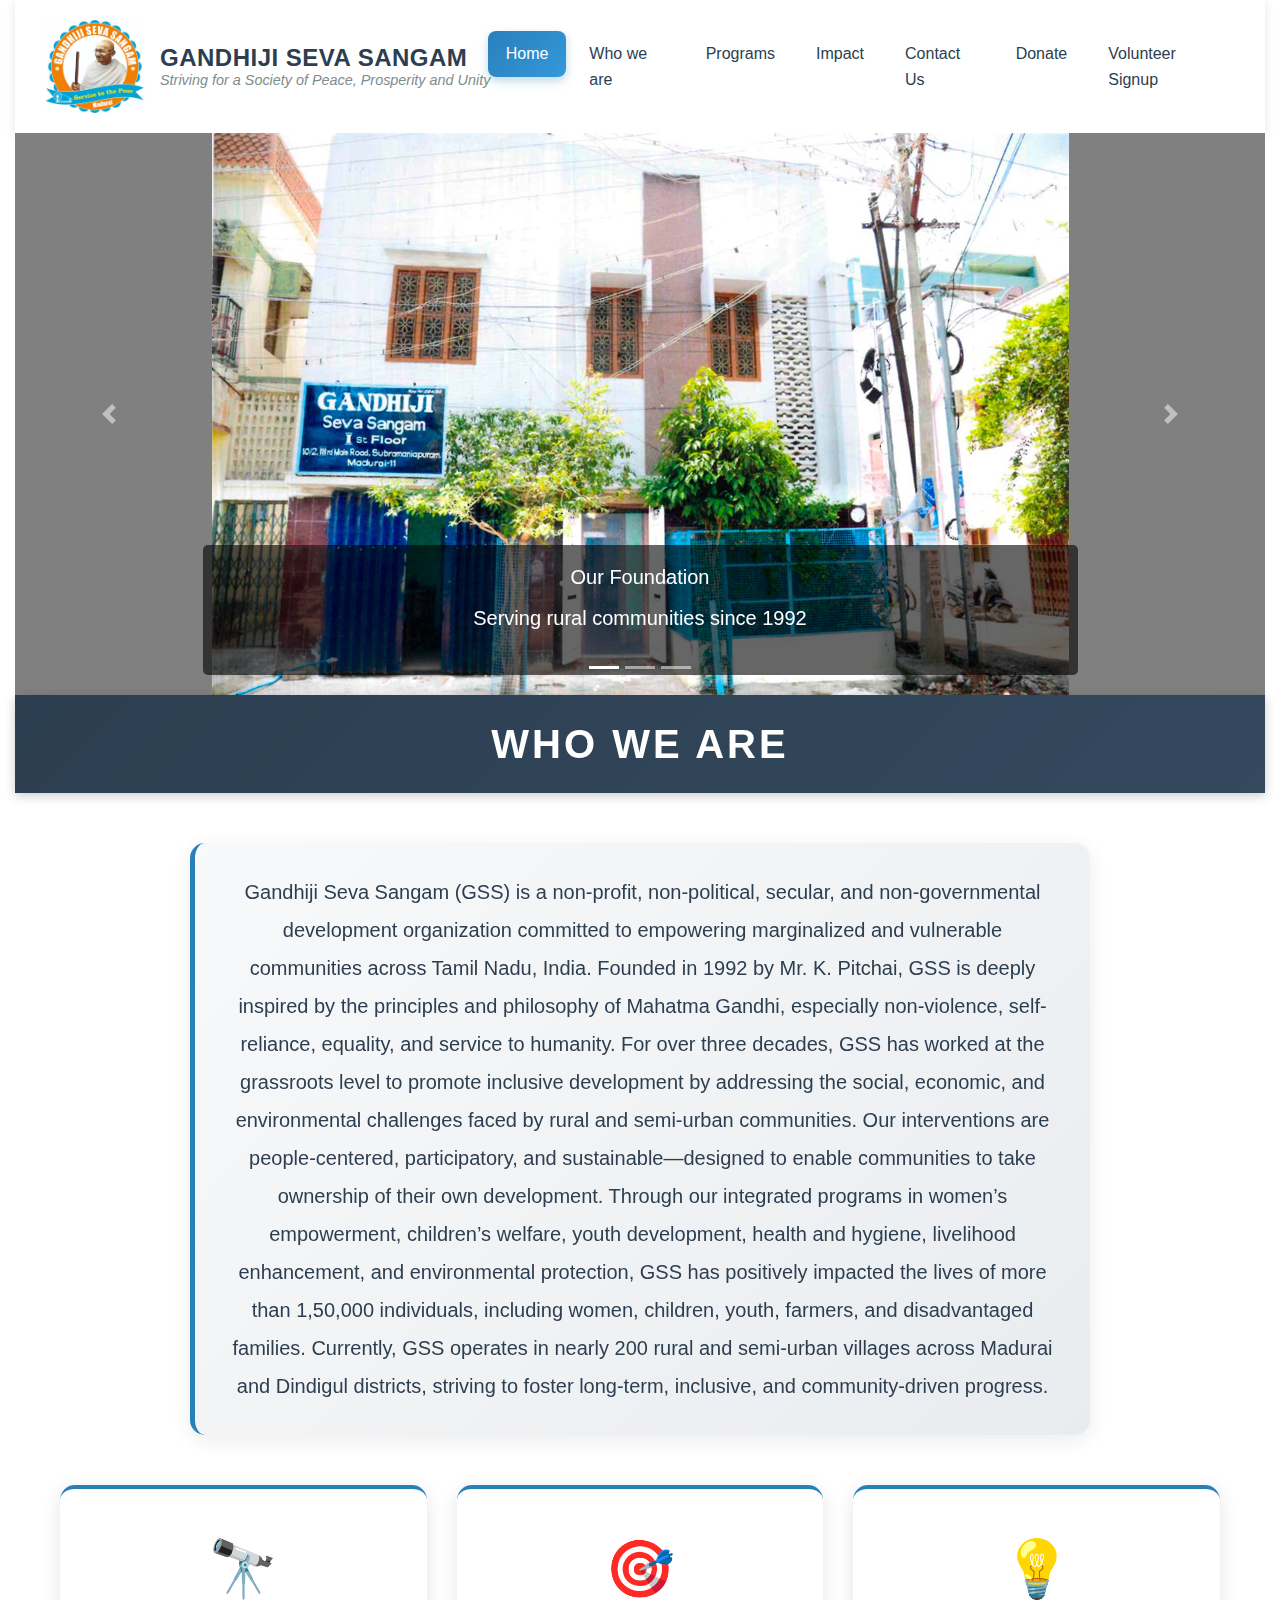
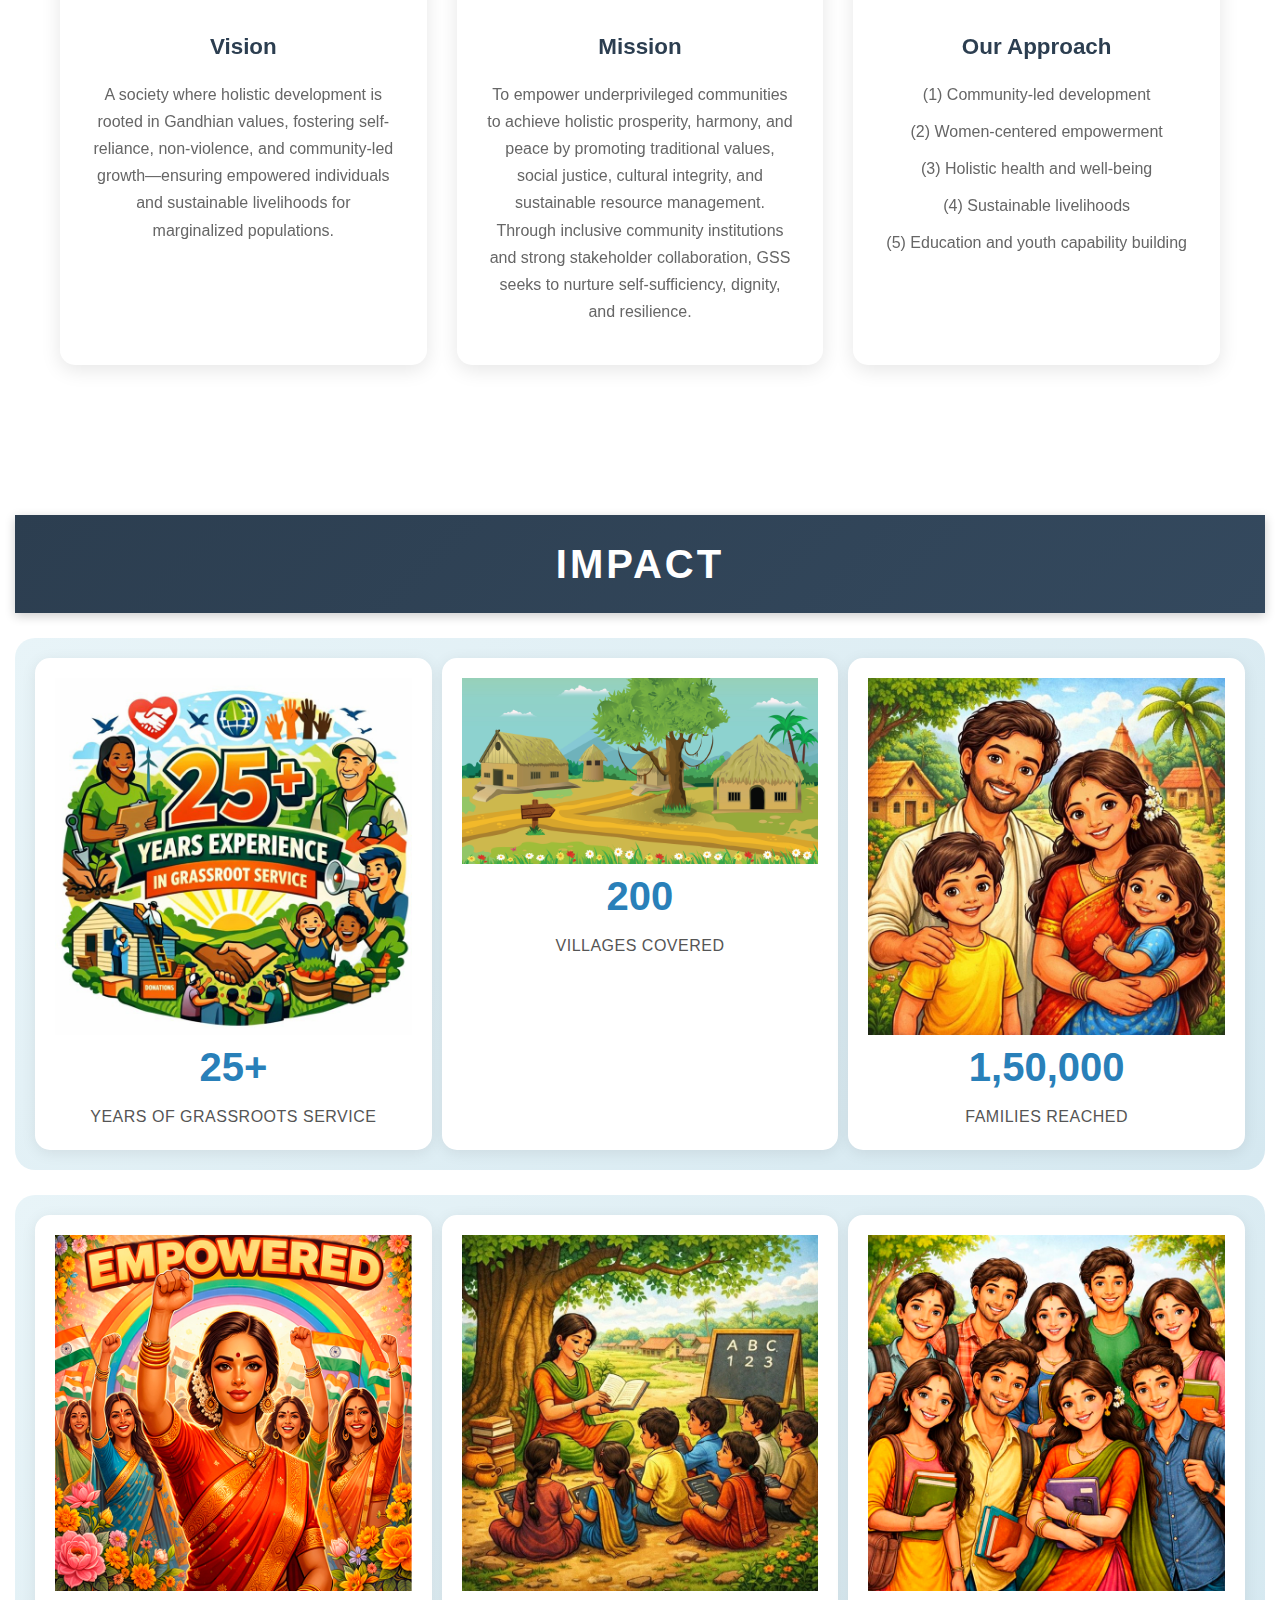
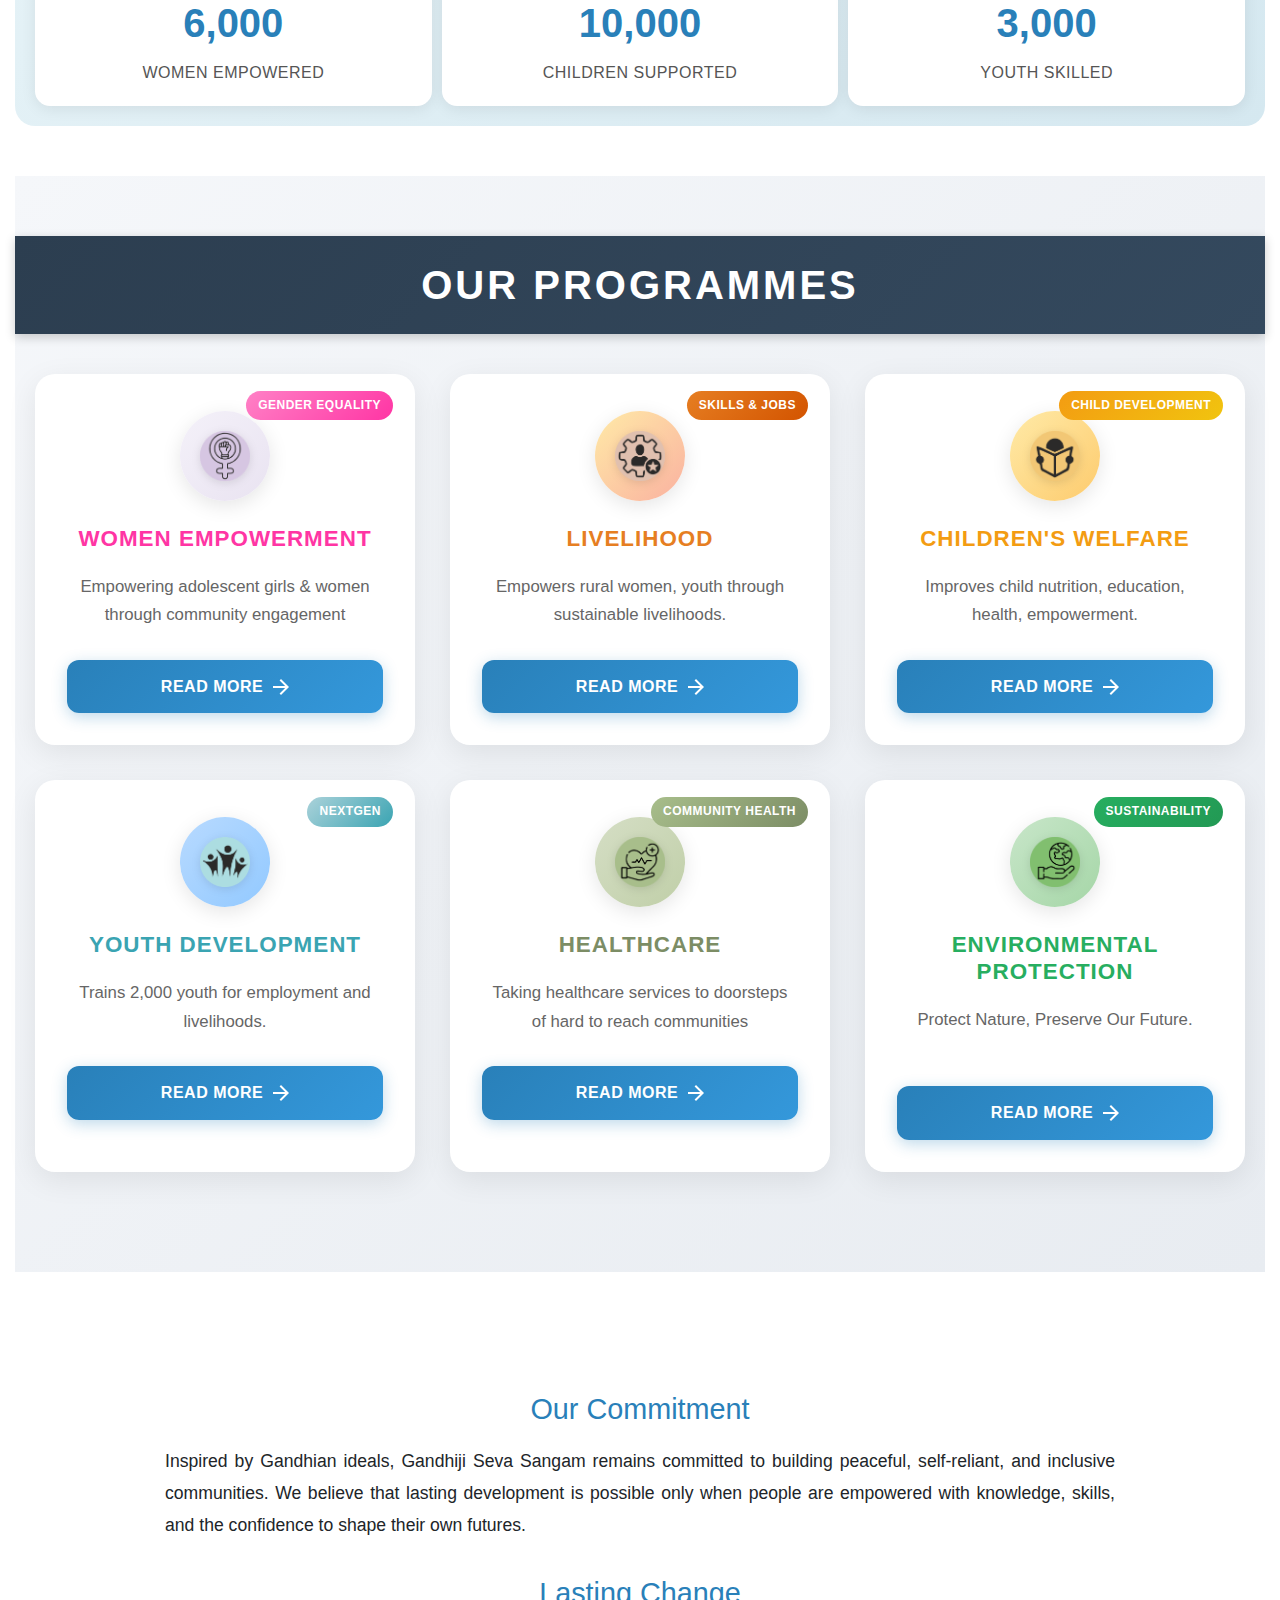
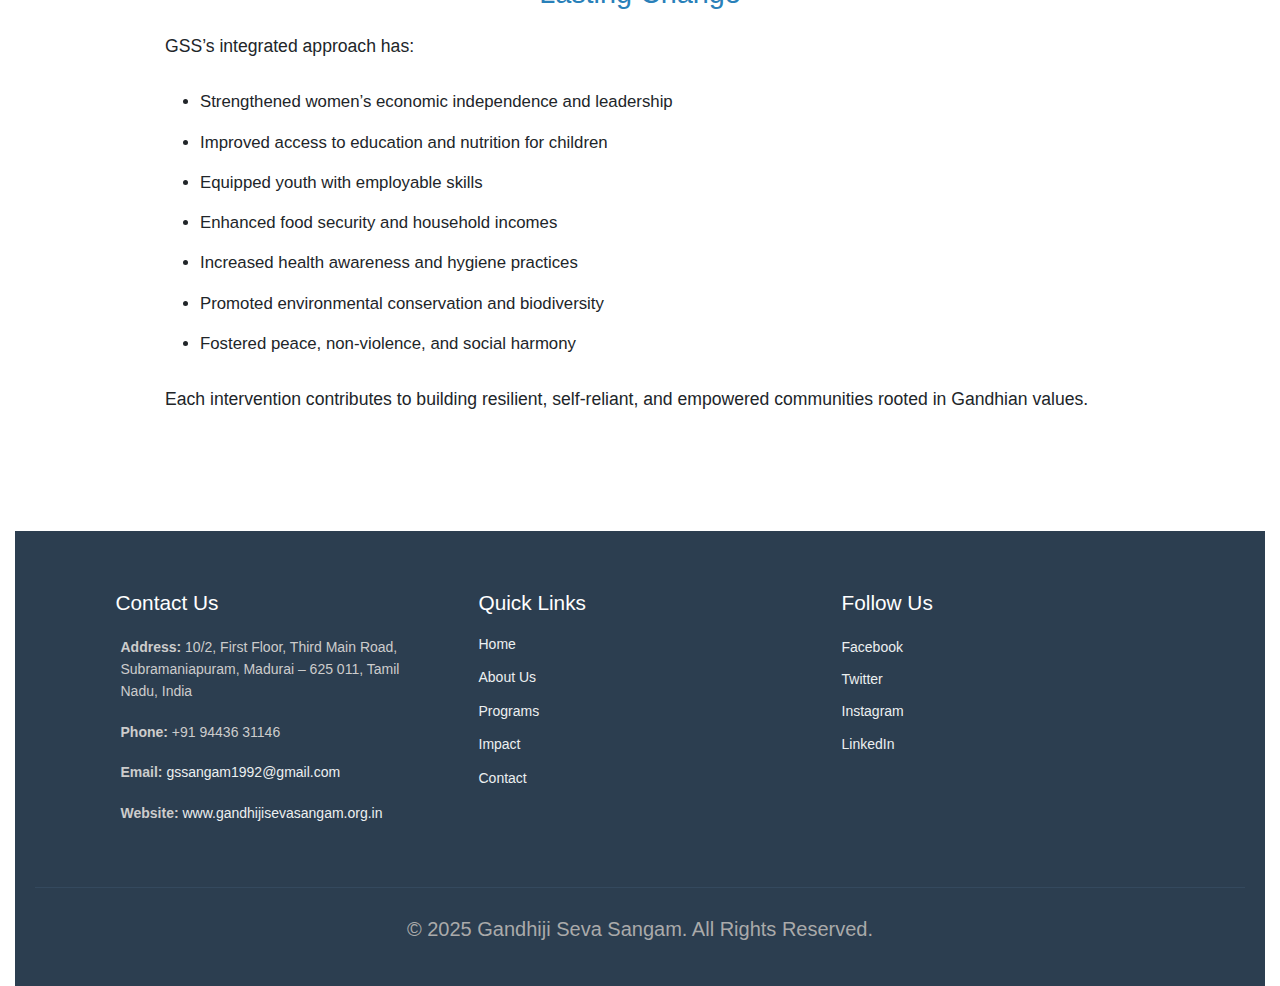
<file: index.html>
<!DOCTYPE html>
<html lang="en">
  <head>
    <meta charset="utf-8">
	<meta http-equiv="X-UA-Compatible" content="IE=edge">
	<meta name="viewport" content="width=device-width, initial-scale=1">
    <title>Gandhiji Seva Sangam - Striving for Peace, Prosperity and Unity</title>
	<meta name="description" content="Gandhiji Seva Sangam (GSS) is a grassroots NGO uplifting rural communities through women's empowerment, child development, youth training, and sustainable livelihood programs since 1997.">
	<meta name="keywords" content="Gandhiji Seva Sangam, NGO, Tamil Nadu, Women Empowerment, Child Development, Rural Development, Social Service">
	<meta name="robots" content="index,follow">
	<link rel="canonical" href="https://gandhijisevasangam.org.in/">
	<meta property="og:type" content="website">
	<meta property="og:title" content="Gandhiji Seva Sangam - Striving for Peace, Prosperity and Unity">
	<meta property="og:description" content="Gandhiji Seva Sangam (GSS) is a grassroots NGO uplifting rural communities through women's empowerment, child development, youth training, and sustainable livelihood programs since 1997.">
	<meta property="og:url" content="https://gandhijisevasangam.org.in/">
	<meta property="og:image" content="https://gandhijisevasangam.org.in/Images/GSS%20logo.png">
	<meta name="twitter:card" content="summary_large_image">
	<link rel="icon" type="image/png" href="Images/NSS-symbol copy.png">
    <!-- Bootstrap -->
	<link href="css/bootstrap-4.3.1.css" rel="stylesheet">
	<!-- Custom Styles -->
	<link href="css/style.css" rel="stylesheet">
  </head>
  <body>
  <div class="container-fluid">
    <nav class="navbar navbar-expand-lg navbar-light bg-light"> 
	  <a class="navbar-brand" href="#">
	    <img src="Images/GSS logo.png" alt="Gandhiji Seva Sangam Logo" width="100" height="100" class="img-fluid">
	    <div class="brand-text">
		  <h3>GANDHIJI SEVA SANGAM</h3>
		  <h4>Striving for a Society of Peace, Prosperity and Unity</h4>
	    </div>
	  </a>
	  <button class="navbar-toggler" type="button" data-toggle="collapse" data-target="#navbarNav" aria-controls="navbarNav" aria-expanded="false" aria-label="Toggle navigation">
        <span class="navbar-toggler-icon"></span>
      </button>
      <div class="collapse navbar-collapse" id="navbarNav">
      <ul class="navbar-nav ml-auto">
        <li class="nav-item active"> <a class="nav-link" href="#home">Home</a> </li>
          <li class="nav-item"> <a class="nav-link" href="#who we are">Who we are</a> </li>
		  <li class="nav-item"> <a class="nav-link" href="#programs">Programs</a></li>
          <li class="nav-item"> <a class="nav-link" href="#impact">Impact</a></li>
          <li class="nav-item"> <a class="nav-link" href="#contact">Contact Us</a></li>
          <li class="nav-item"> <a class="nav-link" href="programs/donate.html">Donate</a></li>
		  <li class="nav-item"> <a class="nav-link" href="programs/volunteer signup.html">Volunteer Signup</a></li>
      </ul>
      </div>
  </nav>
    <div id="carouselExampleIndicators1" class="carousel slide carousel-grey-bg" data-ride="carousel">
      <ol class="carousel-indicators">
        <li data-target="#carouselExampleIndicators1" data-slide-to="0" class="active"></li>
        <li data-target="#carouselExampleIndicators1" data-slide-to="1"></li>
        <li data-target="#carouselExampleIndicators1" data-slide-to="2"></li>
      </ol>
      <div class="carousel-inner" role="listbox">
        <div class="carousel-item active"> <img class="d-block mx-auto img-fluid" src="Images/Office.jpg" alt="Gandhiji Seva Sangam Office Building">
          <div class="carousel-caption">
            <h5>Our Foundation</h5>
            <p>Serving rural communities since 1992</p>
          </div>
        </div>
        <div class="carousel-item"> <img class="d-block mx-auto img-fluid" src="Images/books-grant.jpg" alt="Children receiving educational books">
          <div class="carousel-caption">
            <h5>Education for All</h5>
            <p>Empowering 8,000 children through quality education</p>
          </div>
        </div>
        <div class="carousel-item"> <img class="d-block mx-auto img-fluid" src="Images/tree-plantation.jpg" alt="Community tree plantation drive">
          <div class="carousel-caption">
            <h5>Environmental Protection</h5>
            <p>Building a sustainable future together</p>
          </div>
        </div>
      </div>
      <a class="carousel-control-prev" href="#carouselExampleIndicators1" role="button" data-slide="prev"> <span class="carousel-control-prev-icon" aria-hidden="true"></span> <span class="sr-only">Previous</span></a> <a class="carousel-control-next" href="#carouselExampleIndicators1" role="button" data-slide="next"> <span class="carousel-control-next-icon" aria-hidden="true"></span> <span class="sr-only">Next</span></a></div>
  
  <section id="who we are">
	<div class="row">
		<div class="col-xl-12"><h1>WHO WE ARE</h1></div>    
		<div class="col-xl-12">
			<div class="about-content">
				<div class="about-intro">
					<p class="who-intro">Gandhiji Seva Sangam (GSS) is a non-profit, non-political, secular, and non-governmental development organization committed to empowering marginalized and vulnerable communities across Tamil Nadu, India. Founded in 1992 by Mr. K. Pitchai, GSS is deeply inspired by the principles and philosophy of Mahatma Gandhi, especially non-violence, self-reliance, equality, and service to humanity. For over three decades, GSS has worked at the grassroots level to promote inclusive development by addressing the social, economic, and environmental challenges faced by rural and semi-urban communities. Our interventions are people-centered, participatory, and sustainable—designed to enable communities to take ownership of their own development. Through our integrated programs in women’s empowerment, children’s welfare, youth development, health and hygiene, livelihood enhancement, and environmental protection, GSS has positively impacted the lives of more than 1,50,000 individuals, including women, children, youth, farmers, and disadvantaged families. Currently, GSS operates in nearly 200 rural and semi-urban villages across Madurai and Dindigul districts, striving to foster long-term, inclusive, and community-driven progress.</p>
				</div>
				
				<div class="about-highlights">
					<div class="highlight-card">
						<div class="highlight-icon">🔭</div>
						<h3>Vision</h3>
						<p>A society where holistic development is rooted in Gandhian values, fostering self-reliance, non-violence, and community-led growth—ensuring empowered individuals and sustainable livelihoods for marginalized populations.</p>
					</div>
					
				<div class="highlight-card">
						<div class="highlight-icon">🎯</div>
						<h3>Mission</h3>
						<p>To empower underprivileged communities to achieve holistic prosperity, harmony, and peace by promoting traditional values, social justice, cultural integrity, and sustainable resource management. Through inclusive community institutions and strong stakeholder collaboration, GSS seeks to nurture self-sufficiency, dignity, and resilience.</p>
				</div>
					
				<div class="highlight-card">
						<div class="highlight-icon">💡</div>
						<h3>Our Approach</h3>
					<p>(1) Community-led development</p>
					<p>(2) Women-centered empowerment</p>
					<p>(3) Holistic health and well-being</p>
					<p>(4) Sustainable livelihoods</p>
					<p>(5) Education and youth capability building</p>
				</div>
				</div>
			</div>
		</div>
	</div>
	</section>

<section id="impact">
	<div class="row">
	<div class="col-xl-12"><h1>IMPACT</h1></div>
	<div class="col-xl-12">

 		 <div class="about-stats">
 		   <div class="stat-item">
 			 <img src="Images/experience.jpg" alt="experience" class="img-fluid">
 			 <div class="stat-number">25+</div>
						<div class="stat-label">Years of Grassroots Service</div>
					</div>
					<div class="stat-item">
		 			  <img src="Images/Villages.jpg" alt="Villages covered" class="img-fluid">
		 			  <div class="stat-number">200</div>
						<div class="stat-label">Villages Covered</div>
					</div>
					<div class="stat-item">
						<img src="Images/families.jpg" alt="families" class="img-fluid">
						<div class="stat-number">1,50,000</div>
						<div class="stat-label">Families Reached</div>
					</div>
			</div>
			
			<div class="about-stats">
				<div class="stat-item">
					<img src="Images/women empowered.JPG" alt="Women Empowered" class="img-fluid">
					  <div class="stat-number">6,000 </div>
						<div class="stat-label">WOMEN EMPOWERED</div>
					</div>	

				<div class="stat-item">
					<img src="Images/children.jpg" alt="Children Tuition" class="img-fluid">
					  <div class="stat-number">10,000 </div>
						<div class="stat-label">Children Supported</div>
					</div>	
				
				<div class="stat-item">
					<img src="Images/youth vector.JPG" alt="Youth skilled" class="img-fluid">
					  <div class="stat-number">3,000</div>
						<div class="stat-label">Youth Skilled</div>
					</div>	
	  </div>
	</div>
	</div>

 </section>
	
  <section id="programs">
  <div class="row">
	<div class="col-xl-12"><h1>OUR PROGRAMMES</h1></div>
	<div class="programs-container">
		
		<!-- Women Empowerment Program -->
		<div class="program-card">
			<span class="program-tag tag-women">Gender Equality</span>
			<div class="program-icon-wrapper icon-women">
				<img src="Images/women empowerment.png" alt="Women Empowerment Icon" class="program-icon">
			</div>
			<h3 class="women">WOMEN EMPOWERMENT</h3>
			<p>Empowering adolescent girls & women through community engagement</p>
			<a href="programs/women-empowerment.html" class="btn-read-more">
				<span>Read More</span>
				<svg width="16" height="16" viewBox="0 0 16 16" fill="currentColor">
					<path d="M8 0L6.59 1.41L12.17 7H0V9H12.17L6.59 14.59L8 16L16 8L8 0Z"/>
				</svg>
			</a>
		</div>
		
		<!-- Livelihood Program -->
		<div class="program-card">
			<span class="program-tag tag-livelihood">Skills & Jobs</span>
			<div class="program-icon-wrapper icon-livelihood">
				<img src="Images/livelihood enhancement.png" alt="Livelihood Icon" class="program-icon">
			</div>
			<h3 class="livelihood">LIVELIHOOD</h3>
			<p>Empowers rural women, youth through sustainable livelihoods.</p>
			<a href="programs/livelihood.html" class="btn-read-more">
				<span>Read More</span>
				<svg width="16" height="16" viewBox="0 0 16 16" fill="currentColor">
					<path d="M8 0L6.59 1.41L12.17 7H0V9H12.17L6.59 14.59L8 16L16 8L8 0Z"/>
				</svg>
			</a>
		</div>
		
		<!-- Education Program -->
		<div class="program-card">
			<span class="program-tag tag-education">Child Development</span>
			<div class="program-icon-wrapper icon-education">
				<img src="Images/child development.png" alt="Education Icon" class="program-icon">
			</div>
			<h3 class="education">CHILDREN's WELFARE</h3>
			<p>Improves child nutrition, education, health, empowerment.</p>
			<a href="programs/education.html" class="btn-read-more">
				<span>Read More</span>
				<svg width="16" height="16" viewBox="0 0 16 16" fill="currentColor">
					<path d="M8 0L6.59 1.41L12.17 7H0V9H12.17L6.59 14.59L8 16L16 8L8 0Z"/>
				</svg>
			</a>
		</div>
		
			<!-- Youth Program -->
	  <div class="program-card">
			<span class="program-tag tag-youth">NextGen</span>
			<div class="program-icon-wrapper icon-youth">
				<img src="Images/youth development.png" alt="Livelihood Icon" class="program-icon img-fluid">
		  </div>
			<h3 class="youth">Youth Development</h3>
			<p>Trains 2,000 youth for employment and livelihoods.</p>
			<a href="programs/youth.html" class="btn-read-more">
				<span>Read More</span>
				<svg width="16" height="16" viewBox="0 0 16 16" fill="currentColor">
					<path d="M8 0L6.59 1.41L12.17 7H0V9H12.17L6.59 14.59L8 16L16 8L8 0Z"/>
				</svg>
			</a>
		</div>
		
		
		
		<!-- Healthcare Program -->
		<div class="program-card">
			<span class="program-tag tag-healthcare">Community Health</span>
			<div class="program-icon-wrapper icon-healthcare">
				<img src="Images/healthcare.png" alt="Healthcare Icon" class="program-icon">
			</div>
			<h3 class="healthcare">HEALTHCARE</h3>
			<p>Taking healthcare services to doorsteps of hard to reach communities</p>
			<a href="programs/healthcare.html" class="btn-read-more">
				<span>Read More</span>
				<svg width="16" height="16" viewBox="0 0 16 16" fill="currentColor">
					<path d="M8 0L6.59 1.41L12.17 7H0V9H12.17L6.59 14.59L8 16L16 8L8 0Z"/>
				</svg>
			</a>
		</div>
		
		
		<!-- Environmental Protection -->
		<div class="program-card">
			<span class="program-tag tag-environment">Sustainability</span>
			<div class="program-icon-wrapper icon-environment">
				<img src="Images/environment.png" alt="Grassroots Icon" class="program-icon">
			</div>
			<h3 class="grassroots">ENVIRONMENTAL PROTECTION</h3>
			<p>Protect Nature, Preserve Our Future.</p>
			<a href="programs/environmental.html" class="btn-read-more">
				<span>Read More</span>
				<svg width="16" height="16" viewBox="0 0 16 16" fill="currentColor">
					<path d="M8 0L6.59 1.41L12.17 7H0V9H12.17L6.59 14.59L8 16L16 8L8 0Z"/>
				</svg>
			</a>
		</div>		
	</div>
  </div>
	  	  
  </section>
	  
	  <div class="program-detail">
            <h2>Our Commitment</h2>
            
            <p>Inspired by Gandhian ideals, Gandhiji Seva Sangam remains committed to building peaceful, self-reliant, and inclusive communities. We believe that lasting development is possible only when people are empowered with knowledge, skills, and the confidence to shape their own futures.</p>
		  
		  <h2>Lasting Change</h2>
            
            <p>GSS’s integrated approach has:</p>
		  <ul><li>Strengthened women’s economic independence and leadership</li>
			  <li>Improved access to education and nutrition for children</li>
			  <li>Equipped youth with employable skills</li>
			  <li>Enhanced food security and household incomes</li>
			  <li>Increased health awareness and hygiene practices</li>
			  <li>Promoted environmental conservation and biodiversity</li>
			  <li>Fostered peace, non-violence, and social harmony</li>
</ul>
		  <p>Each intervention contributes to building resilient, self-reliant, and empowered communities rooted in Gandhian values.</p>
			
        </div>
		
	  
	  
  
  <section id="contact">
		 <footer class="footer">
        <div class="footer-container">

            <!-- Contact -->
            <div class="footer-box">
                <h3>Contact Us</h3>
                <p><strong>Address:</strong> 10/2, First Floor, Third Main Road, Subramaniapuram, Madurai – 625 011, Tamil Nadu, India</p>
                <p><strong>Phone:</strong> +91 94436 31146</p>
                <p><strong>Email:</strong> <a href="mailto:gssangam1992@gmail.com" class="footer-link">gssangam1992@gmail.com</a></p>
                <p><strong>Website:</strong> <a href="http://www.gandhijisevasangam.org.in" target="_blank" rel="noopener" class="footer-link">www.gandhijisevasangam.org.in</a></p>
            </div>

            <!-- Quick Links -->
            <div class="footer-box">
                <h3>Quick Links</h3>
                <ul>
                    <li><a href="#home">Home</a></li>
                    <li><a href="#who we are">About Us</a></li>
                    <li><a href="#programs">Programs</a></li>
                    <li><a href="#impact">Impact</a></li>
                    <li><a href="#contact">Contact</a></li>
                </ul>
            </div>

            <!-- Social Networks -->
            <div class="footer-box">
                <h3>Follow Us</h3>
                <div class="social-links">
                    <a href="https://www.facebook.com/gandhijisevasangam" target="_blank" rel="noopener">Facebook</a>
                    <a href="https://twitter.com/gandhijiseva" target="_blank" rel="noopener">Twitter</a>
                    <a href="https://www.instagram.com/gandhijisevasangam" target="_blank" rel="noopener">Instagram</a>
                    <a href="https://www.linkedin.com/company/gandhijisevasangam" target="_blank" rel="noopener">LinkedIn</a>
                </div>
            </div>

        </div>

        <!-- Footer Bottom -->
        <div class="footer-bottom">
            <p>© 2025 Gandhiji Seva Sangam. All Rights Reserved.</p>
        </div>
    </footer>
  </section>
 
<!-- Scroll to Top Button -->
<button id="scrollToTop" title="Go to top">↑</button>

<!-- body code goes here -->


	<!-- jQuery (necessary for Bootstrap's JavaScript plugins) --> 
	<script src="js/jquery-3.3.1.min.js"></script>

	<!-- Include all compiled plugins (below), or include individual files as needed -->
  <script src="js/popper.min.js"></script> 
  <script src="js/bootstrap-4.3.1.js"></script>
  
  <!-- Scroll to Top Script -->
  <script>
    // Get the button
    const scrollToTopBtn = document.getElementById('scrollToTop');
    
    // Show button when user scrolls down 300px
    window.onscroll = function() {
      if (document.body.scrollTop > 300 || document.documentElement.scrollTop > 300) {
        scrollToTopBtn.classList.add('show');
      } else {
        scrollToTopBtn.classList.remove('show');
      }
    };
    
    // Scroll to top when button is clicked
    scrollToTopBtn.addEventListener('click', function() {
      window.scrollTo({
        top: 0,
        behavior: 'smooth'
      });
    });
  </script>
</body>
</html>
</file>
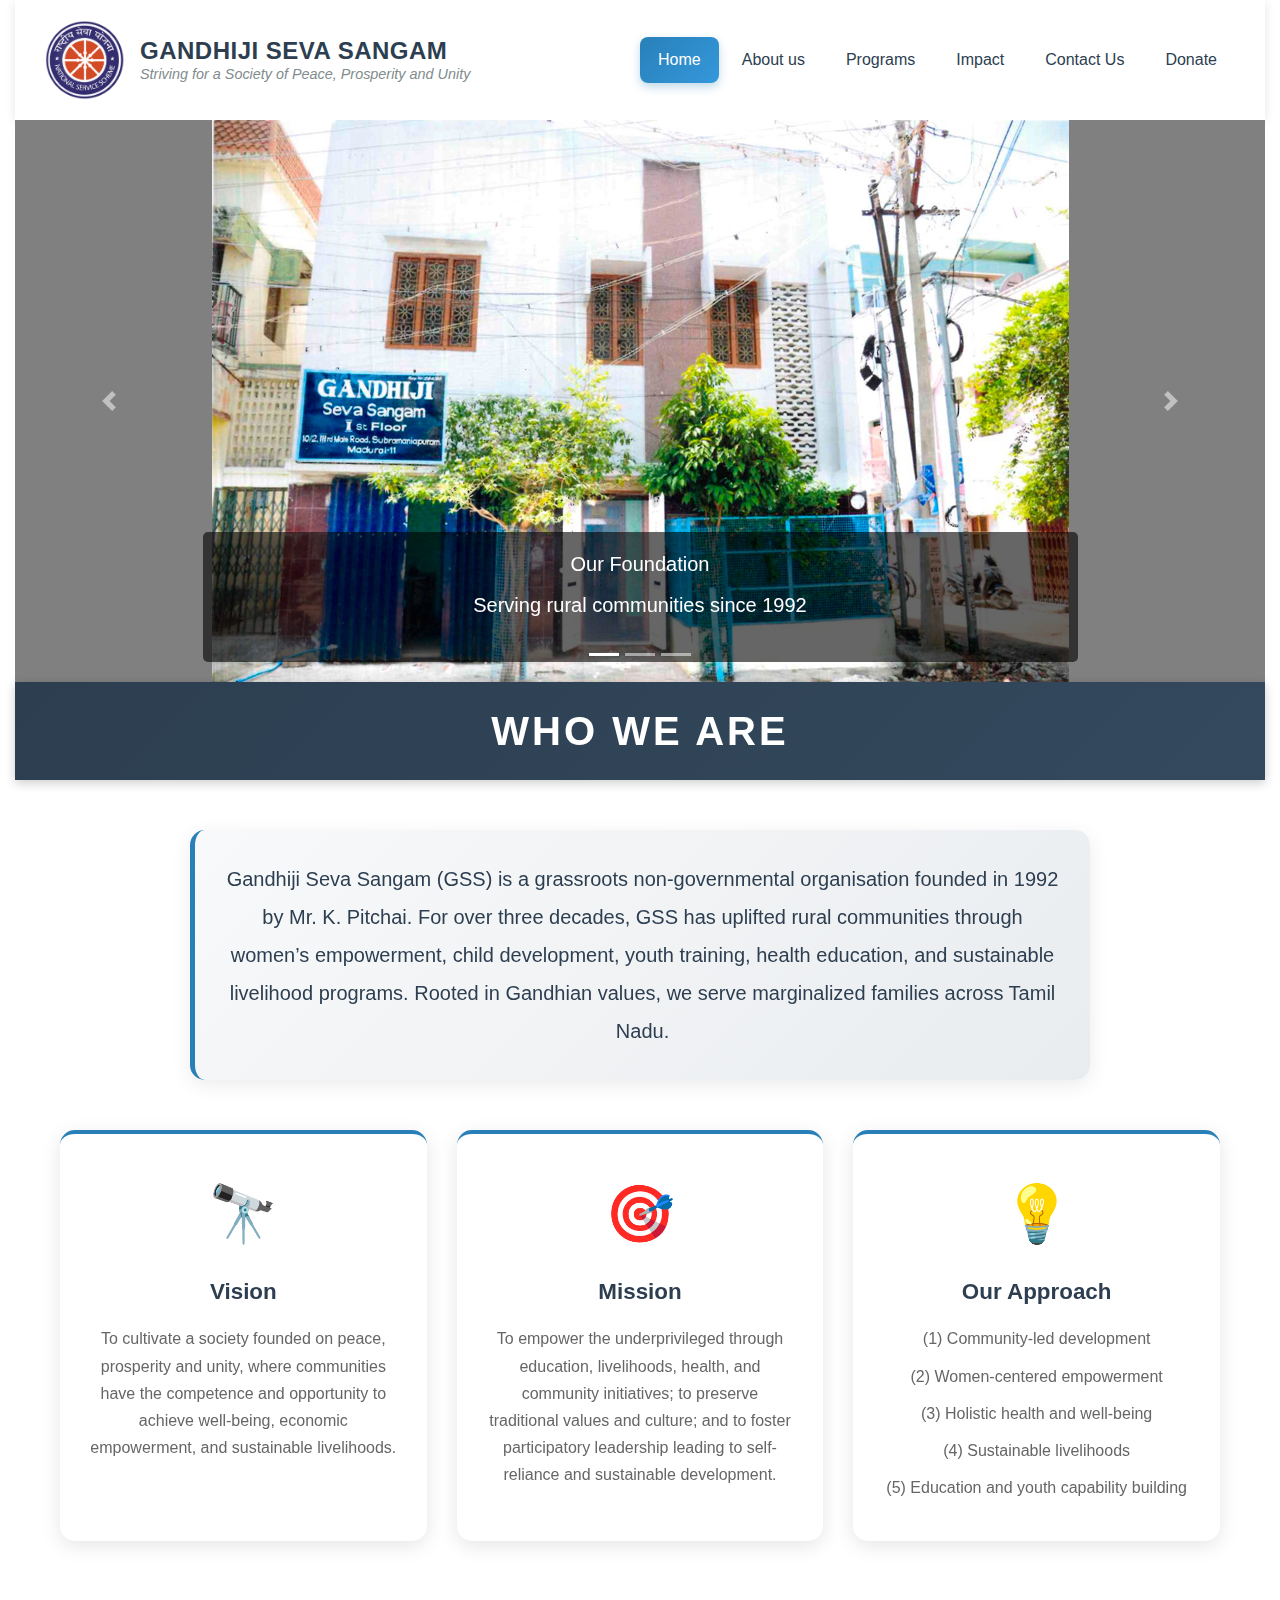
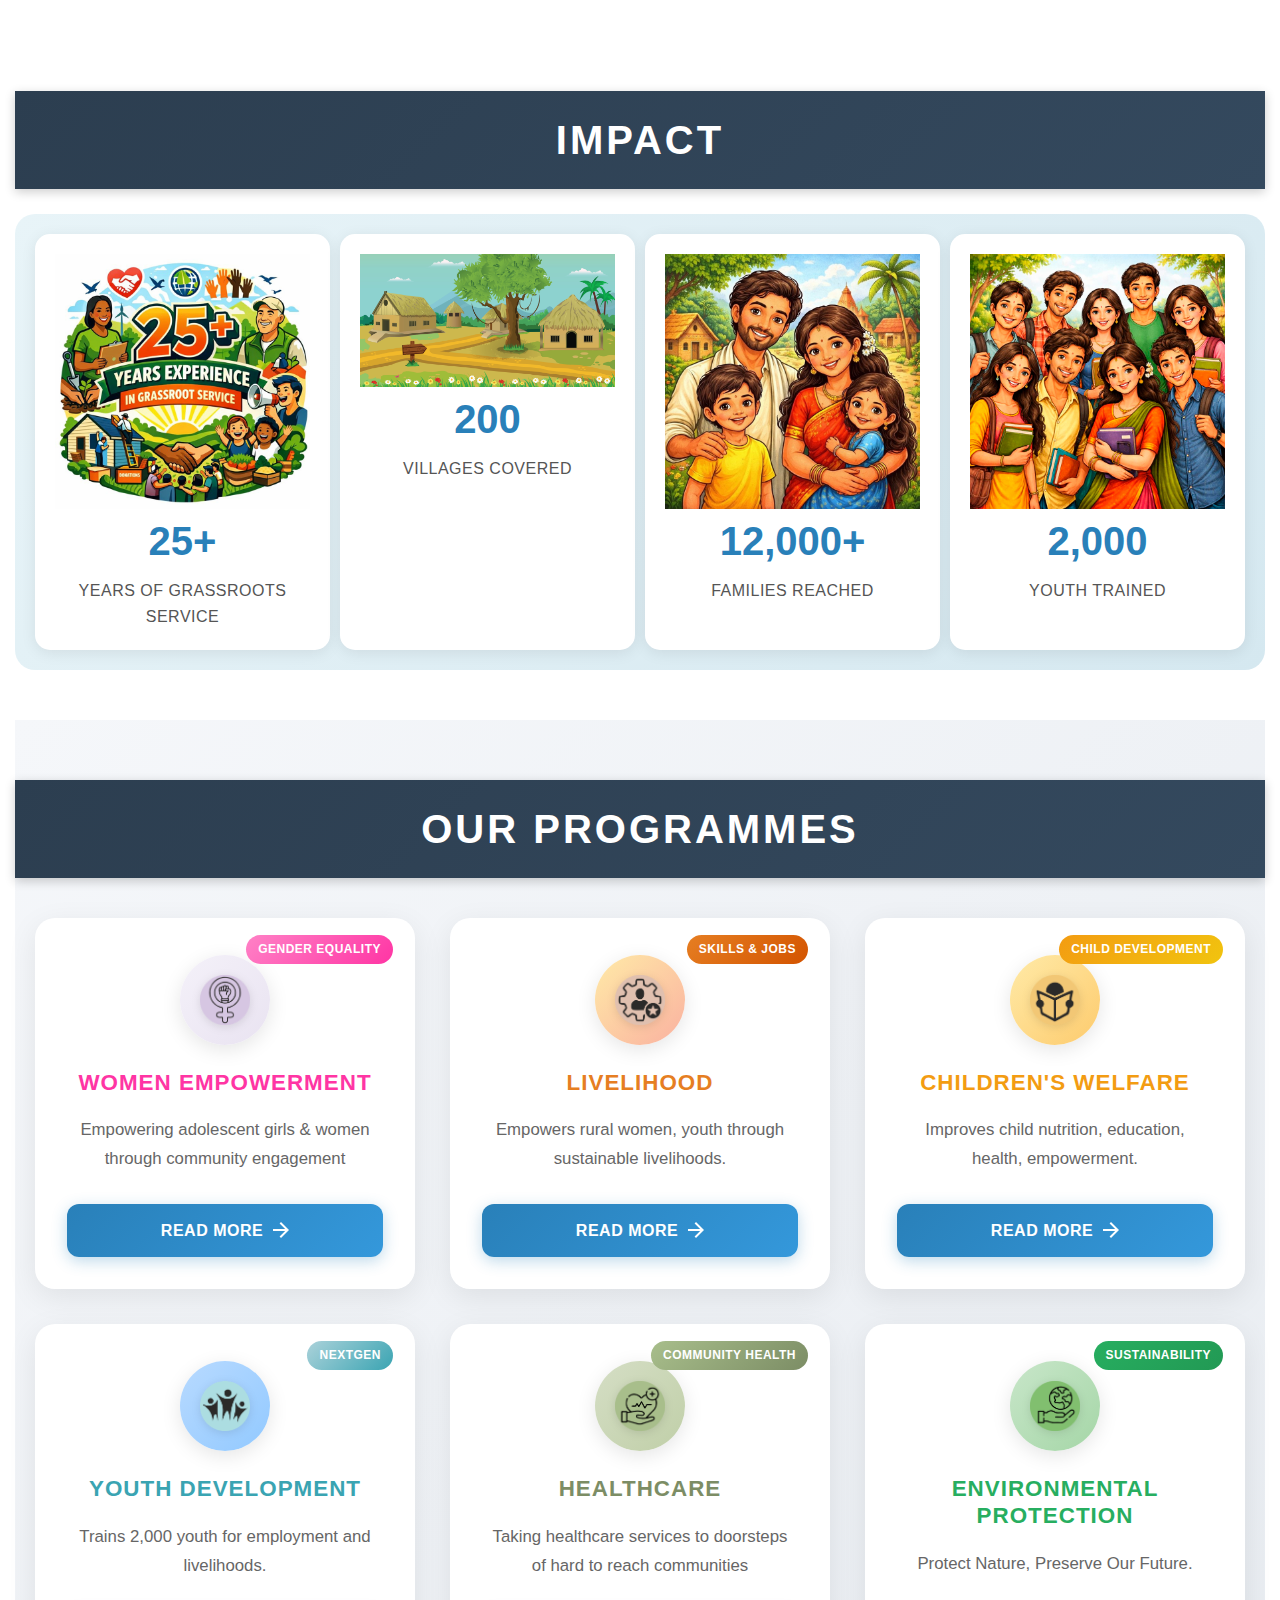
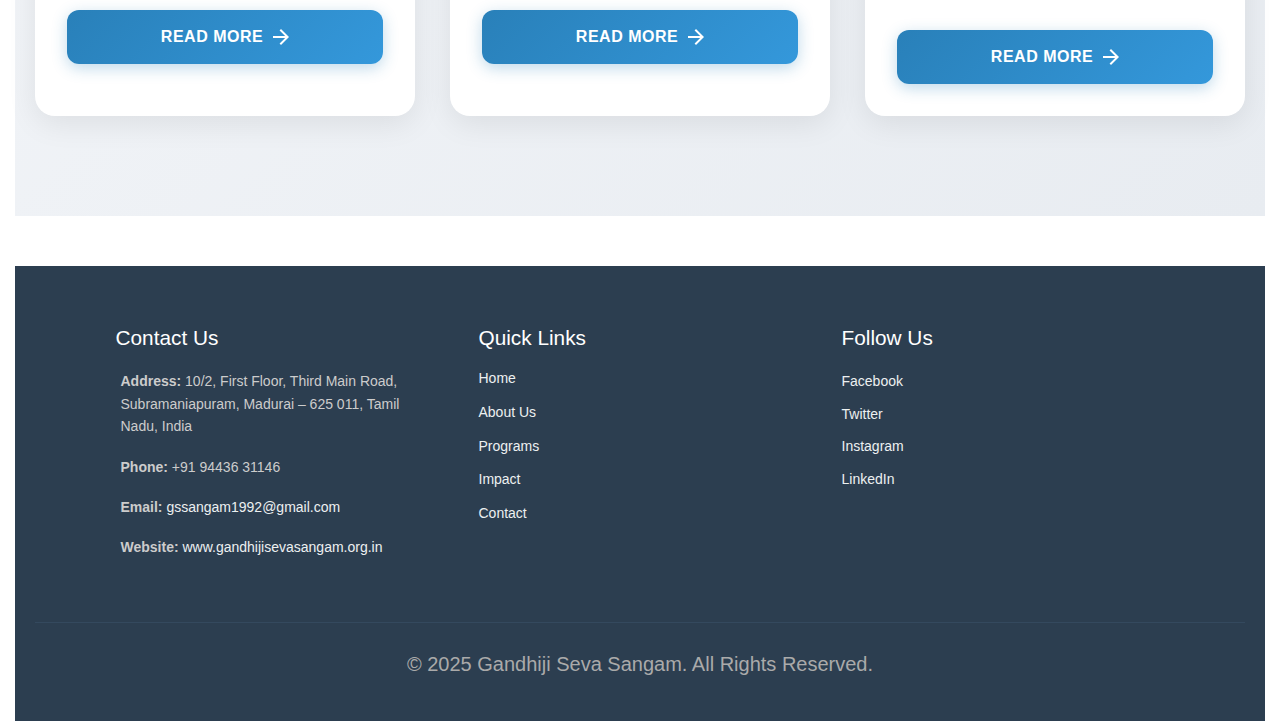
<file: temp.html>
<!DOCTYPE html>
<html lang="en">
  <head>
    <meta charset="utf-8">
	<meta http-equiv="X-UA-Compatible" content="IE=edge">
	<meta name="viewport" content="width=device-width, initial-scale=1">
    <title>Gandhiji Seva Sangam - Striving for Peace, Prosperity and Unity</title>
	<meta name="description" content="Gandhiji Seva Sangam (GSS) is a grassroots NGO uplifting rural communities through women's empowerment, child development, youth training, and sustainable livelihood programs since 1997.">
	<meta name="keywords" content="Gandhiji Seva Sangam, NGO, Tamil Nadu, Women Empowerment, Child Development, Rural Development, Social Service">
	<link rel="icon" type="image/png" href="Images/NSS-symbol copy.png">
    <!-- Bootstrap -->
	<link href="css/bootstrap-4.3.1.css" rel="stylesheet">
	<!-- Custom Styles -->
	<link href="css/style.css" rel="stylesheet">
  </head>
  <body>
  <div class="container-fluid">
    <nav class="navbar navbar-expand-lg navbar-light bg-light"> 
	  <a class="navbar-brand" href="#">
	    <img src="Images/NSS-symbol copy.png" alt="Gandhiji Seva Sangam Logo" width="80" height="80">
	    <div class="brand-text">
		  <h3>GANDHIJI SEVA SANGAM</h3>
		  <h4>Striving for a Society of Peace, Prosperity and Unity</h4>
	    </div>
	  </a>
	  <button class="navbar-toggler" type="button" data-toggle="collapse" data-target="#navbarNav" aria-controls="navbarNav" aria-expanded="false" aria-label="Toggle navigation">
        <span class="navbar-toggler-icon"></span>
      </button>
      <div class="collapse navbar-collapse" id="navbarNav">
      <ul class="navbar-nav ml-auto">
        <li class="nav-item active"> <a class="nav-link" href="#home">Home</a> </li>
          <li class="nav-item"> <a class="nav-link" href="#about">About us</a> </li>
          <li class="nav-item"> <a class="nav-link" href="#programs">Programs</a></li>
          <li class="nav-item"> <a class="nav-link" href="#impact">Impact</a></li>
          <li class="nav-item"> <a class="nav-link" href="#contact">Contact Us</a></li>
          <li class="nav-item"> <a class="nav-link" href="programs/donate.html">Donate</a></li>
      </ul>
      </div>
  </nav>
    <div id="carouselExampleIndicators1" class="carousel slide carousel-grey-bg" data-ride="carousel">
      <ol class="carousel-indicators">
        <li data-target="#carouselExampleIndicators1" data-slide-to="0" class="active"></li>
        <li data-target="#carouselExampleIndicators1" data-slide-to="1"></li>
        <li data-target="#carouselExampleIndicators1" data-slide-to="2"></li>
      </ol>
      <div class="carousel-inner" role="listbox">
        <div class="carousel-item active"> <img class="d-block mx-auto img-fluid" src="Images/Office.jpg" alt="Gandhiji Seva Sangam Office Building">
          <div class="carousel-caption">
            <h5>Our Foundation</h5>
            <p>Serving rural communities since 1992</p>
          </div>
        </div>
        <div class="carousel-item"> <img class="d-block mx-auto img-fluid" src="Images/books-grant.jpg" alt="Children receiving educational books">
          <div class="carousel-caption">
            <h5>Education for All</h5>
            <p>Empowering 8,000 children through quality education</p>
          </div>
        </div>
        <div class="carousel-item"> <img class="d-block mx-auto img-fluid" src="Images/tree-plantation.jpg" alt="Community tree plantation drive">
          <div class="carousel-caption">
            <h5>Environmental Protection</h5>
            <p>Building a sustainable future together</p>
          </div>
        </div>
      </div>
      <a class="carousel-control-prev" href="#carouselExampleIndicators1" role="button" data-slide="prev"> <span class="carousel-control-prev-icon" aria-hidden="true"></span> <span class="sr-only">Previous</span></a> <a class="carousel-control-next" href="#carouselExampleIndicators1" role="button" data-slide="next"> <span class="carousel-control-next-icon" aria-hidden="true"></span> <span class="sr-only">Next</span></a></div>
  
  <section id="about">
	<div class="row">
		<div class="col-xl-12"><h1>WHO WE ARE</h1></div>    
		<div class="col-xl-12">
			<div class="about-content">
				<div class="about-intro">
					<p class="who-intro">Gandhiji Seva Sangam (GSS) is a grassroots non-governmental organisation founded in 1992 by Mr. K. Pitchai. For over three decades, GSS has uplifted rural communities through women’s empowerment, child development, youth training, health education, and sustainable livelihood programs. Rooted in Gandhian values, we serve marginalized families across Tamil Nadu.</p>
				</div>
				
				<div class="about-highlights">
					<div class="highlight-card">
						<div class="highlight-icon">🔭</div>
						<h3>Vision</h3>
						<p>To cultivate a society founded on peace, prosperity and unity, where communities have the competence and opportunity to achieve well-being, economic empowerment, and sustainable livelihoods.</p>
					</div>
					
				<div class="highlight-card">
						<div class="highlight-icon">🎯</div>
						<h3>Mission</h3>
						<p>To empower the underprivileged through education, livelihoods, health, and community initiatives; to preserve traditional values and culture; and to foster participatory leadership leading to self-reliance and sustainable development.</p>
				</div>
					
				<div class="highlight-card">
						<div class="highlight-icon">💡</div>
						<h3>Our Approach</h3>
					<p>(1) Community-led development</p>
					<p>(2) Women-centered empowerment</p>
					<p>(3) Holistic health and well-being</p>
					<p>(4) Sustainable livelihoods</p>
					<p>(5) Education and youth capability building</p>
				</div>
				</div>
			</div>
		</div>
	</div>
	</section>

<section id="impact">
	<div class="row">
	<div class="col-xl-12"><h1>IMPACT</h1></div>
	<div class="col-xl-12">

 		 <div class="about-stats">
 		   <div class="stat-item">
 			 <img src="Images/experience.jpg" alt="experience" class="img-fluid">
 			 <div class="stat-number">25+</div>
						<div class="stat-label">Years of Grassroots Service</div>
					</div>
					<div class="stat-item">
		 			  <img src="Images/Villages.jpg" alt="Villages covered" class="img-fluid">
		 			  <div class="stat-number">200</div>
						<div class="stat-label">Villages Covered</div>
					</div>
					<div class="stat-item">
						<img src="Images/families.jpg" alt="families" class="img-fluid">
						<div class="stat-number">12,000+</div>
						<div class="stat-label">Families Reached</div>
					</div>
					<div class="stat-item">
						<img src="Images/youth vector.JPG" alt="Youth trained" class="img-fluid">
					  <div class="stat-number">2,000 </div>
						<div class="stat-label">Youth Trained</div>
					</div>					
	  </div>
	</div>
	</div>

 </section>
	
  <section id="programs">
  <div class="row">
	<div class="col-xl-12"><h1>OUR PROGRAMMES</h1></div>
	<div class="programs-container">
		
		<!-- Women Empowerment Program -->
		<div class="program-card">
			<span class="program-tag tag-women">Gender Equality</span>
			<div class="program-icon-wrapper icon-women">
				<img src="Images/women empowerment.png" alt="Women Empowerment Icon" class="program-icon">
			</div>
			<h3 class="women">WOMEN EMPOWERMENT</h3>
			<p>Empowering adolescent girls & women through community engagement</p>
			<a href="programs/women-empowerment.html" class="btn-read-more">
				<span>Read More</span>
				<svg width="16" height="16" viewBox="0 0 16 16" fill="currentColor">
					<path d="M8 0L6.59 1.41L12.17 7H0V9H12.17L6.59 14.59L8 16L16 8L8 0Z"/>
				</svg>
			</a>
		</div>
		
		<!-- Livelihood Program -->
		<div class="program-card">
			<span class="program-tag tag-livelihood">Skills & Jobs</span>
			<div class="program-icon-wrapper icon-livelihood">
				<img src="Images/livelihood enhancement.png" alt="Livelihood Icon" class="program-icon">
			</div>
			<h3 class="livelihood">LIVELIHOOD</h3>
			<p>Empowers rural women, youth through sustainable livelihoods.</p>
			<a href="programs/livelihood.html" class="btn-read-more">
				<span>Read More</span>
				<svg width="16" height="16" viewBox="0 0 16 16" fill="currentColor">
					<path d="M8 0L6.59 1.41L12.17 7H0V9H12.17L6.59 14.59L8 16L16 8L8 0Z"/>
				</svg>
			</a>
		</div>
		
		<!-- Education Program -->
		<div class="program-card">
			<span class="program-tag tag-education">Child Development</span>
			<div class="program-icon-wrapper icon-education">
				<img src="Images/child development.png" alt="Education Icon" class="program-icon">
			</div>
			<h3 class="education">CHILDREN's WELFARE</h3>
			<p>Improves child nutrition, education, health, empowerment.</p>
			<a href="programs/education.html" class="btn-read-more">
				<span>Read More</span>
				<svg width="16" height="16" viewBox="0 0 16 16" fill="currentColor">
					<path d="M8 0L6.59 1.41L12.17 7H0V9H12.17L6.59 14.59L8 16L16 8L8 0Z"/>
				</svg>
			</a>
		</div>
		
			<!-- Youth Program -->
	  <div class="program-card">
			<span class="program-tag tag-youth">NextGen</span>
			<div class="program-icon-wrapper icon-youth">
				<img src="Images/youth development.png" alt="Livelihood Icon" class="program-icon img-fluid">
		  </div>
			<h3 class="youth">Youth Development</h3>
			<p>Trains 2,000 youth for employment and livelihoods.</p>
			<a href="programs/livelihood.html" class="btn-read-more">
				<span>Read More</span>
				<svg width="16" height="16" viewBox="0 0 16 16" fill="currentColor">
					<path d="M8 0L6.59 1.41L12.17 7H0V9H12.17L6.59 14.59L8 16L16 8L8 0Z"/>
				</svg>
			</a>
		</div>
		
		
		
		<!-- Healthcare Program -->
		<div class="program-card">
			<span class="program-tag tag-healthcare">Community Health</span>
			<div class="program-icon-wrapper icon-healthcare">
				<img src="Images/healthcare.png" alt="Healthcare Icon" class="program-icon">
			</div>
			<h3 class="healthcare">HEALTHCARE</h3>
			<p>Taking healthcare services to doorsteps of hard to reach communities</p>
			<a href="programs/healthcare.html" class="btn-read-more">
				<span>Read More</span>
				<svg width="16" height="16" viewBox="0 0 16 16" fill="currentColor">
					<path d="M8 0L6.59 1.41L12.17 7H0V9H12.17L6.59 14.59L8 16L16 8L8 0Z"/>
				</svg>
			</a>
		</div>
		
		
		<!-- Environmental Protection -->
		<div class="program-card">
			<span class="program-tag tag-environment">Sustainability</span>
			<div class="program-icon-wrapper icon-environment">
				<img src="Images/environment.png" alt="Grassroots Icon" class="program-icon">
			</div>
			<h3 class="grassroots">ENVIRONMENTAL PROTECTION</h3>
			<p>Protect Nature, Preserve Our Future.</p>
			<a href="programs/grassroots.html" class="btn-read-more">
				<span>Read More</span>
				<svg width="16" height="16" viewBox="0 0 16 16" fill="currentColor">
					<path d="M8 0L6.59 1.41L12.17 7H0V9H12.17L6.59 14.59L8 16L16 8L8 0Z"/>
				</svg>
			</a>
		</div>		
	</div>
  </div>
  </section>
  
  <section id="contact">
		 <footer class="footer">
        <div class="footer-container">

            <!-- Contact -->
            <div class="footer-box">
                <h3>Contact Us</h3>
                <p><strong>Address:</strong> 10/2, First Floor, Third Main Road, Subramaniapuram, Madurai – 625 011, Tamil Nadu, India</p>
                <p><strong>Phone:</strong> +91 94436 31146</p>
                <p><strong>Email:</strong> <a href="mailto:gssangam1992@gmail.com" class="footer-link">gssangam1992@gmail.com</a></p>
                <p><strong>Website:</strong> <a href="http://www.gandhijisevasangam.org.in" target="_blank" rel="noopener" class="footer-link">www.gandhijisevasangam.org.in</a></p>
            </div>

            <!-- Quick Links -->
            <div class="footer-box">
                <h3>Quick Links</h3>
                <ul>
                    <li><a href="#home">Home</a></li>
                    <li><a href="#about">About Us</a></li>
                    <li><a href="#programs">Programs</a></li>
                    <li><a href="#impact">Impact</a></li>
                    <li><a href="#contact">Contact</a></li>
                </ul>
            </div>

            <!-- Social Networks -->
            <div class="footer-box">
                <h3>Follow Us</h3>
                <div class="social-links">
                    <a href="https://www.facebook.com/gandhijisevasangam" target="_blank" rel="noopener">Facebook</a>
                    <a href="https://twitter.com/gandhijiseva" target="_blank" rel="noopener">Twitter</a>
                    <a href="https://www.instagram.com/gandhijisevasangam" target="_blank" rel="noopener">Instagram</a>
                    <a href="https://www.linkedin.com/company/gandhijisevasangam" target="_blank" rel="noopener">LinkedIn</a>
                </div>
            </div>

        </div>

        <!-- Footer Bottom -->
        <div class="footer-bottom">
            <p>© 2025 Gandhiji Seva Sangam. All Rights Reserved.</p>
        </div>
    </footer>
  </section>
 
<!-- Scroll to Top Button -->
<button id="scrollToTop" title="Go to top">↑</button>

<!-- body code goes here -->


	<!-- jQuery (necessary for Bootstrap's JavaScript plugins) --> 
	<script src="js/jquery-3.3.1.min.js"></script>

	<!-- Include all compiled plugins (below), or include individual files as needed -->
  <script src="js/popper.min.js"></script> 
  <script src="js/bootstrap-4.3.1.js"></script>
  
  <!-- Scroll to Top Script -->
  <script>
    // Get the button
    const scrollToTopBtn = document.getElementById('scrollToTop');
    
    // Show button when user scrolls down 300px
    window.onscroll = function() {
      if (document.body.scrollTop > 300 || document.documentElement.scrollTop > 300) {
        scrollToTopBtn.classList.add('show');
      } else {
        scrollToTopBtn.classList.remove('show');
      }
    };
    
    // Scroll to top when button is clicked
    scrollToTopBtn.addEventListener('click', function() {
      window.scrollTo({
        top: 0,
        behavior: 'smooth'
      });
    });
  </script>
</body>

</html>
</file>
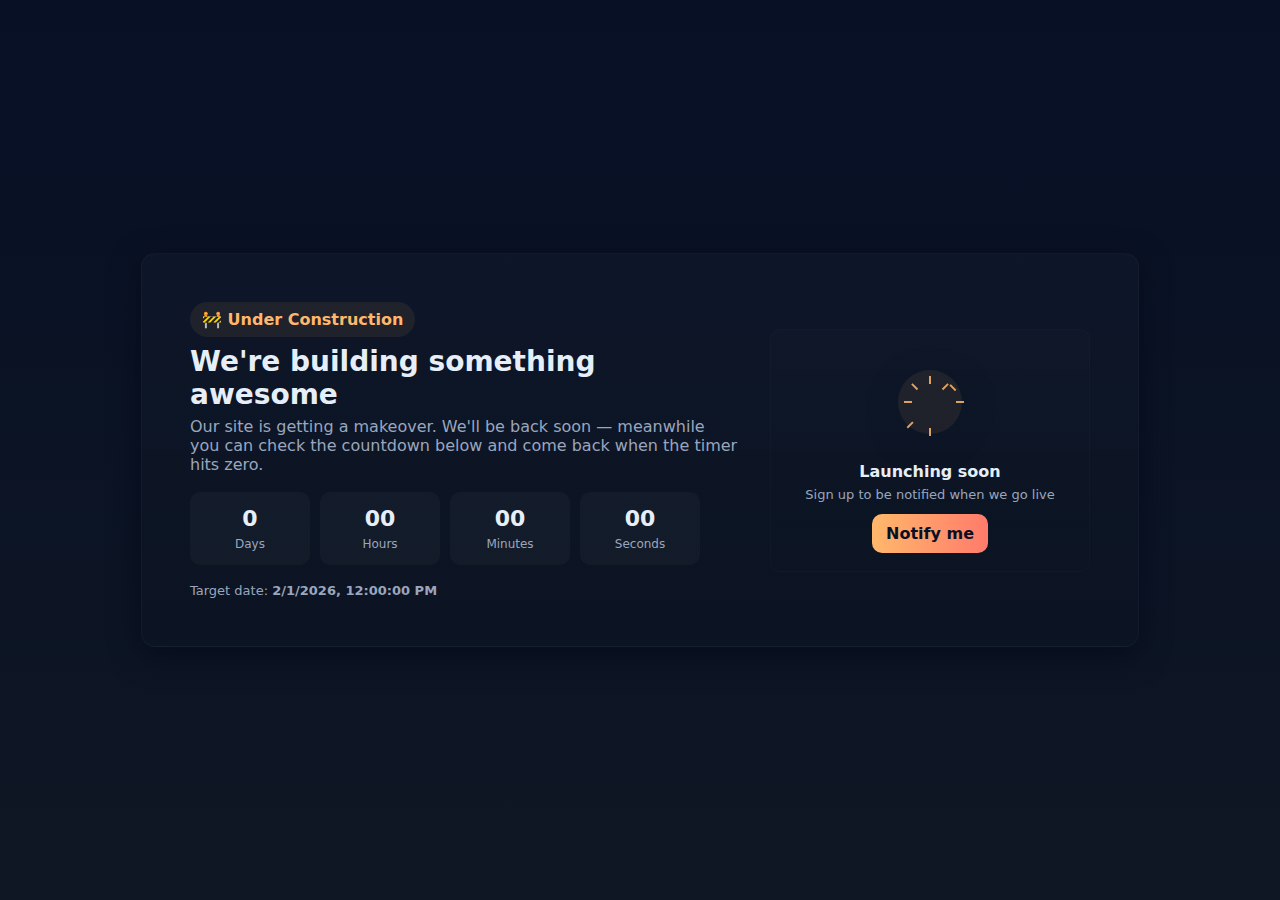
<file: temp2.html>
<!doctype html>
<html lang="en">
<head>
  <meta charset="utf-8" />
  <meta name="viewport" content="width=device-width,initial-scale=1" />
  <title>Gandhiji Seva Sangam is Under Construction</title>
  <style>
    :root{--bg:#0f1724;--card:#0b1524;--accent:#ffb86b;--muted:#9aa6bd}
    html,body{height:100%;margin:0;font-family:Inter,ui-sans-serif,system-ui,Segoe UI,Roboto,"Helvetica Neue",Arial}
    body{display:grid;place-items:center;background:linear-gradient(180deg,#071025 0%,var(--bg) 100%);color:#e6eef8}
    .card{width:min(900px,94vw);background:linear-gradient(180deg,rgba(255,255,255,0.02),rgba(0,0,0,0.04));border:1px solid rgba(255,255,255,0.03);padding:48px;border-radius:14px;box-shadow:0 8px 30px rgba(2,6,23,0.6);display:grid;grid-template-columns:1fr 320px;gap:32px;align-items:center}
    @media (max-width:820px){.card{grid-template-columns:1fr;text-align:center}.aside{order:2}.main{order:1}}
    .badge{display:inline-flex;gap:10px;align-items:center;padding:8px 12px;background:rgba(255,184,107,0.08);color:var(--accent);border-radius:999px;font-weight:600}
    .title{font-size:28px;margin:8px 0 6px}
    .desc{color:var(--muted);margin:0 0 18px}

    /* Countdown */
    .countdown{display:flex;gap:10px;flex-wrap:wrap}
    .segment{background:rgba(255,255,255,0.03);padding:14px 18px;border-radius:10px;min-width:84px;text-align:center}
    .num{font-size:22px;font-weight:700}
    .label{font-size:12px;color:var(--muted);margin-top:6px}

    /* Aside */
    .aside{background:linear-gradient(180deg,rgba(255,255,255,0.01),transparent);padding:18px;border-radius:10px;border:1px solid rgba(255,255,255,0.02)}
    .gear{width:96px;height:96px;margin:6px auto 12px;display:block}
    .sub{color:var(--muted);font-size:13px;margin-top:6px}
    .btn{display:inline-block;background:linear-gradient(90deg,var(--accent),#ff7b6b);color:#071025;padding:10px 14px;border-radius:10px;font-weight:700;text-decoration:none;margin-top:12px}

    footer{margin-top:18px;color:var(--muted);font-size:13px}

    /* simple gear animation */
    @keyframes rotate {to{transform:rotate(360deg)}}
    .gear svg{filter:drop-shadow(0 8px 18px rgba(0,0,0,0.5));}
    .gear .cog{transform-origin:48px 48px;animation:rotate 8s linear infinite}
  </style>
</head>
<body>
  <div class="card" role="main" aria-labelledby="heading">
    <div class="main">
      <div class="badge">🚧 Under Construction</div>
      <h1 id="heading" class="title">We're building something awesome</h1>
      <p class="desc">Our site is getting a makeover. We'll be back soon — meanwhile you can check the countdown below and come back when the timer hits zero.</p>

      <div class="countdown" aria-live="polite" id="countdown">
        <div class="segment" aria-label="Days">
          <div class="num" id="days">0</div>
          <div class="label">Days</div>
        </div>
        <div class="segment" aria-label="Hours">
          <div class="num" id="hours">0</div>
          <div class="label">Hours</div>
        </div>
        <div class="segment" aria-label="Minutes">
          <div class="num" id="minutes">0</div>
          <div class="label">Minutes</div>
        </div>
        <div class="segment" aria-label="Seconds">
          <div class="num" id="seconds">0</div>
          <div class="label">Seconds</div>
        </div>
      </div>

      <footer>Target date: <strong id="targetLabel"></strong></footer>
    </div>

    <aside class="aside" aria-hidden="false">
      <div class="gear" role="img" aria-label="Rotating gear">
        <svg viewBox="0 0 96 96" width="96" height="96" xmlns="http://www.w3.org/2000/svg">
          <g fill="none" stroke="none">
            <circle cx="48" cy="48" r="32" fill="rgba(255,184,107,0.08)"/>
            <g class="cog" stroke="url(#g)" stroke-width="2" fill="none">
              <path stroke="rgba(255,184,107,0.85)" d="M48 30v-8M48 74v8M30 48h-8M74 48h8M60.5 35.5l5.6-5.6M30.9 68.1l-5.6 5.6M35.5 35.5l-5.6-5.6M68.1 30.9l5.6 5.6"/>
            </g>
          </g>
        </svg>
      </div>
      <div style="text-align:center">
        <div style="font-weight:700;font-size:16px">Launching soon</div>
        <div class="sub">Sign up to be notified when we go live</div>
        <a class="btn" href="#" id="notifyBtn">Notify me</a>
      </div>
    </aside>
  </div>

  <script>
    (function(){
      // Set your target date/time here (ISO 8601). Example: 2026-02-01T12:00:00
      const targetISO = '2026-02-01T12:00:00';

      const target = new Date(targetISO);
      const targetLabel = document.getElementById('targetLabel');
      targetLabel.textContent = target.toLocaleString();

      const $days = document.getElementById('days');
      const $hours = document.getElementById('hours');
      const $minutes = document.getElementById('minutes');
      const $seconds = document.getElementById('seconds');
      const $countdown = document.getElementById('countdown');

      function update(){
        const now = new Date();
        let diff = Math.max(0, Math.floor((target - now) / 1000));
        const d = Math.floor(diff / 86400); diff %= 86400;
        const h = Math.floor(diff / 3600); diff %= 3600;
        const m = Math.floor(diff / 60); const s = diff % 60;

        $days.textContent = d;
        $hours.textContent = String(h).padStart(2,'0');
        $minutes.textContent = String(m).padStart(2,'0');
        $seconds.textContent = String(s).padStart(2,'0');

        if(d===0 && h===0 && m===0 && s===0){
          clearInterval(timer);
          $countdown.innerHTML = '<div style="font-weight:800;font-size:20px">We\'re live!</div>';
        }
      }

      update();
      const timer = setInterval(update,1000);

      // Optional: notify button stub
      document.getElementById('notifyBtn').addEventListener('click', function(e){
        e.preventDefault();
        alert('Thanks — we\'ll notify you when we launch (this is a demo).');
      });
    })();
  </script>
</body>
</html>
</file>
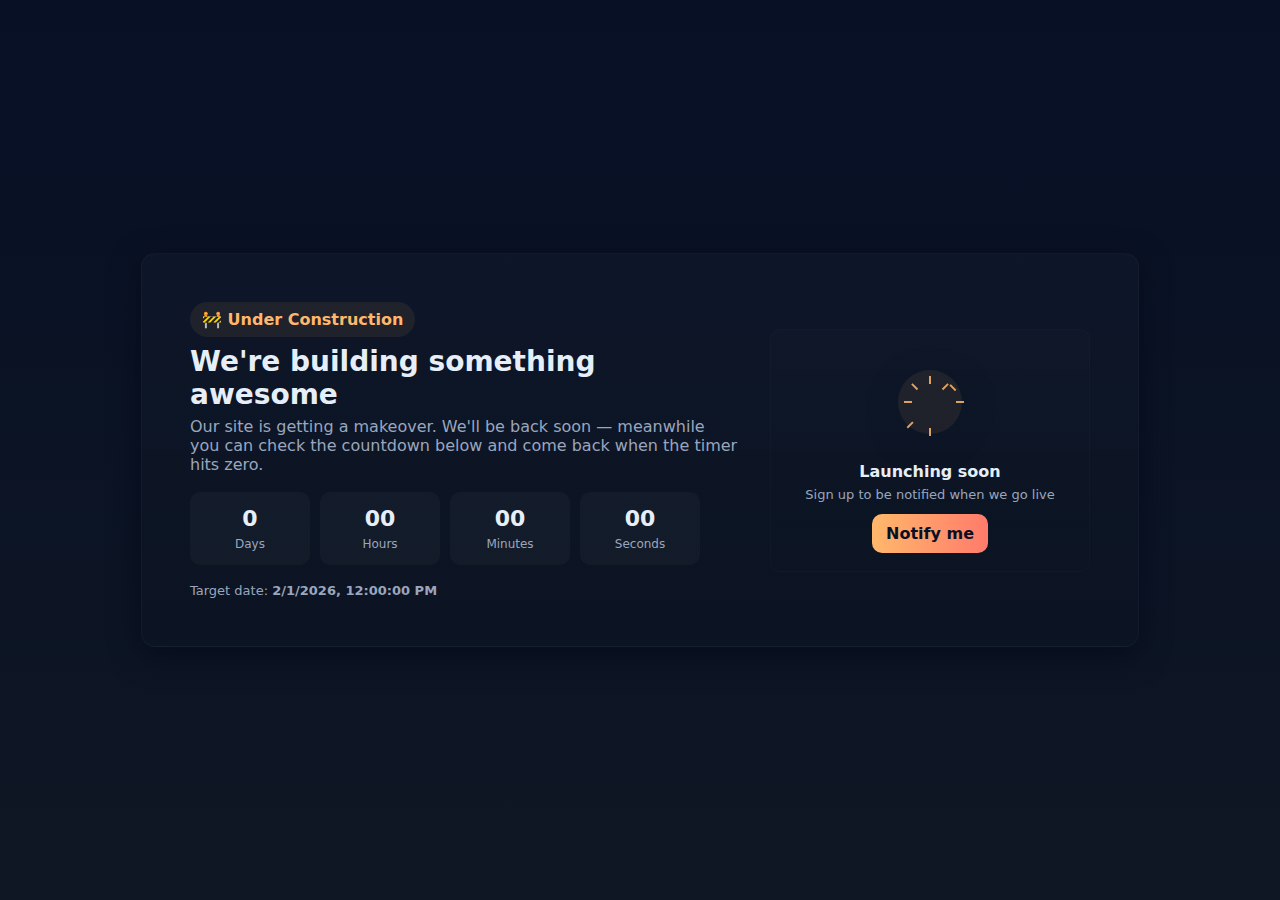
<file: under construction.html>
<!doctype html>
<html lang="en">
<head>
  <meta charset="utf-8" />
  <meta name="viewport" content="width=device-width,initial-scale=1" />
  <title>Gandhiji Seva Sangam is Under Construction</title>
  <style>
    :root{--bg:#0f1724;--card:#0b1524;--accent:#ffb86b;--muted:#9aa6bd}
    html,body{height:100%;margin:0;font-family:Inter,ui-sans-serif,system-ui,Segoe UI,Roboto,"Helvetica Neue",Arial}
    body{display:grid;place-items:center;background:linear-gradient(180deg,#071025 0%,var(--bg) 100%);color:#e6eef8}
    .card{width:min(900px,94vw);background:linear-gradient(180deg,rgba(255,255,255,0.02),rgba(0,0,0,0.04));border:1px solid rgba(255,255,255,0.03);padding:48px;border-radius:14px;box-shadow:0 8px 30px rgba(2,6,23,0.6);display:grid;grid-template-columns:1fr 320px;gap:32px;align-items:center}
    @media (max-width:820px){.card{grid-template-columns:1fr;text-align:center}.aside{order:2}.main{order:1}}
    .badge{display:inline-flex;gap:10px;align-items:center;padding:8px 12px;background:rgba(255,184,107,0.08);color:var(--accent);border-radius:999px;font-weight:600}
    .title{font-size:28px;margin:8px 0 6px}
    .desc{color:var(--muted);margin:0 0 18px}

    /* Countdown */
    .countdown{display:flex;gap:10px;flex-wrap:wrap}
    .segment{background:rgba(255,255,255,0.03);padding:14px 18px;border-radius:10px;min-width:84px;text-align:center}
    .num{font-size:22px;font-weight:700}
    .label{font-size:12px;color:var(--muted);margin-top:6px}

    /* Aside */
    .aside{background:linear-gradient(180deg,rgba(255,255,255,0.01),transparent);padding:18px;border-radius:10px;border:1px solid rgba(255,255,255,0.02)}
    .gear{width:96px;height:96px;margin:6px auto 12px;display:block}
    .sub{color:var(--muted);font-size:13px;margin-top:6px}
    .btn{display:inline-block;background:linear-gradient(90deg,var(--accent),#ff7b6b);color:#071025;padding:10px 14px;border-radius:10px;font-weight:700;text-decoration:none;margin-top:12px}

    footer{margin-top:18px;color:var(--muted);font-size:13px}

    /* simple gear animation */
    @keyframes rotate {to{transform:rotate(360deg)}}
    .gear svg{filter:drop-shadow(0 8px 18px rgba(0,0,0,0.5));}
    .gear .cog{transform-origin:48px 48px;animation:rotate 8s linear infinite}
  </style>
</head>
<body>
  <div class="card" role="main" aria-labelledby="heading">
    <div class="main">
      <div class="badge">🚧 Under Construction</div>
      <h1 id="heading" class="title">We're building something awesome</h1>
      <p class="desc">Our site is getting a makeover. We'll be back soon — meanwhile you can check the countdown below and come back when the timer hits zero.</p>

      <div class="countdown" aria-live="polite" id="countdown">
        <div class="segment" aria-label="Days">
          <div class="num" id="days">0</div>
          <div class="label">Days</div>
        </div>
        <div class="segment" aria-label="Hours">
          <div class="num" id="hours">0</div>
          <div class="label">Hours</div>
        </div>
        <div class="segment" aria-label="Minutes">
          <div class="num" id="minutes">0</div>
          <div class="label">Minutes</div>
        </div>
        <div class="segment" aria-label="Seconds">
          <div class="num" id="seconds">0</div>
          <div class="label">Seconds</div>
        </div>
      </div>

      <footer>Target date: <strong id="targetLabel"></strong></footer>
    </div>

    <aside class="aside" aria-hidden="false">
      <div class="gear" role="img" aria-label="Rotating gear">
        <svg viewBox="0 0 96 96" width="96" height="96" xmlns="http://www.w3.org/2000/svg">
          <g fill="none" stroke="none">
            <circle cx="48" cy="48" r="32" fill="rgba(255,184,107,0.08)"/>
            <g class="cog" stroke="url(#g)" stroke-width="2" fill="none">
              <path stroke="rgba(255,184,107,0.85)" d="M48 30v-8M48 74v8M30 48h-8M74 48h8M60.5 35.5l5.6-5.6M30.9 68.1l-5.6 5.6M35.5 35.5l-5.6-5.6M68.1 30.9l5.6 5.6"/>
            </g>
          </g>
        </svg>
      </div>
      <div style="text-align:center">
        <div style="font-weight:700;font-size:16px">Launching soon</div>
        <div class="sub">Sign up to be notified when we go live</div>
        <a class="btn" href="#" id="notifyBtn">Notify me</a>
      </div>
    </aside>
  </div>

  <script>
    (function(){
      // Set your target date/time here (ISO 8601). Example: 2026-02-01T12:00:00
      const targetISO = '2026-02-01T12:00:00';

      const target = new Date(targetISO);
      const targetLabel = document.getElementById('targetLabel');
      targetLabel.textContent = target.toLocaleString();

      const $days = document.getElementById('days');
      const $hours = document.getElementById('hours');
      const $minutes = document.getElementById('minutes');
      const $seconds = document.getElementById('seconds');
      const $countdown = document.getElementById('countdown');

      function update(){
        const now = new Date();
        let diff = Math.max(0, Math.floor((target - now) / 1000));
        const d = Math.floor(diff / 86400); diff %= 86400;
        const h = Math.floor(diff / 3600); diff %= 3600;
        const m = Math.floor(diff / 60); const s = diff % 60;

        $days.textContent = d;
        $hours.textContent = String(h).padStart(2,'0');
        $minutes.textContent = String(m).padStart(2,'0');
        $seconds.textContent = String(s).padStart(2,'0');

        if(d===0 && h===0 && m===0 && s===0){
          clearInterval(timer);
          $countdown.innerHTML = '<div style="font-weight:800;font-size:20px">We\'re live!</div>';
        }
      }

      update();
      const timer = setInterval(update,1000);

      // Optional: notify button stub
      document.getElementById('notifyBtn').addEventListener('click', function(e){
        e.preventDefault();
        alert('Thanks — we\'ll notify you when we launch (this is a demo).');
      });
    })();
  </script>
</body>
</html>
</file>
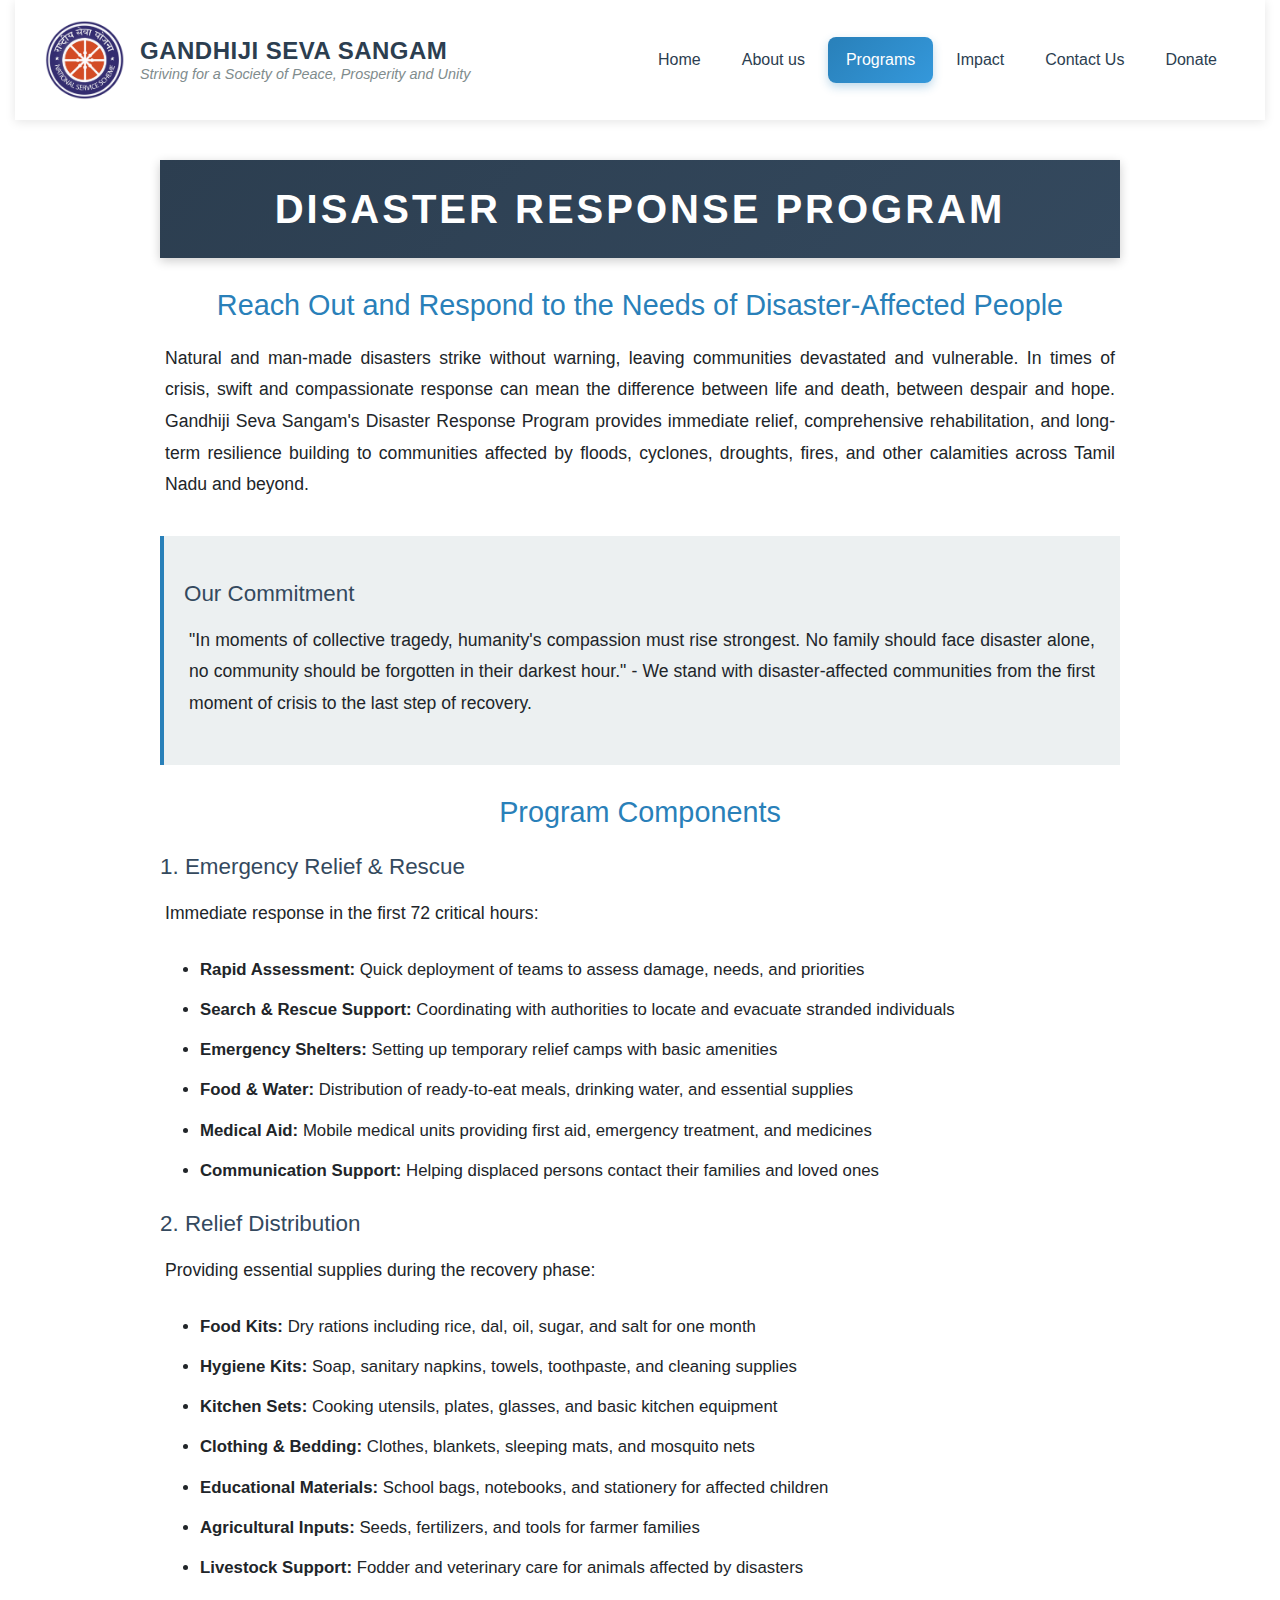
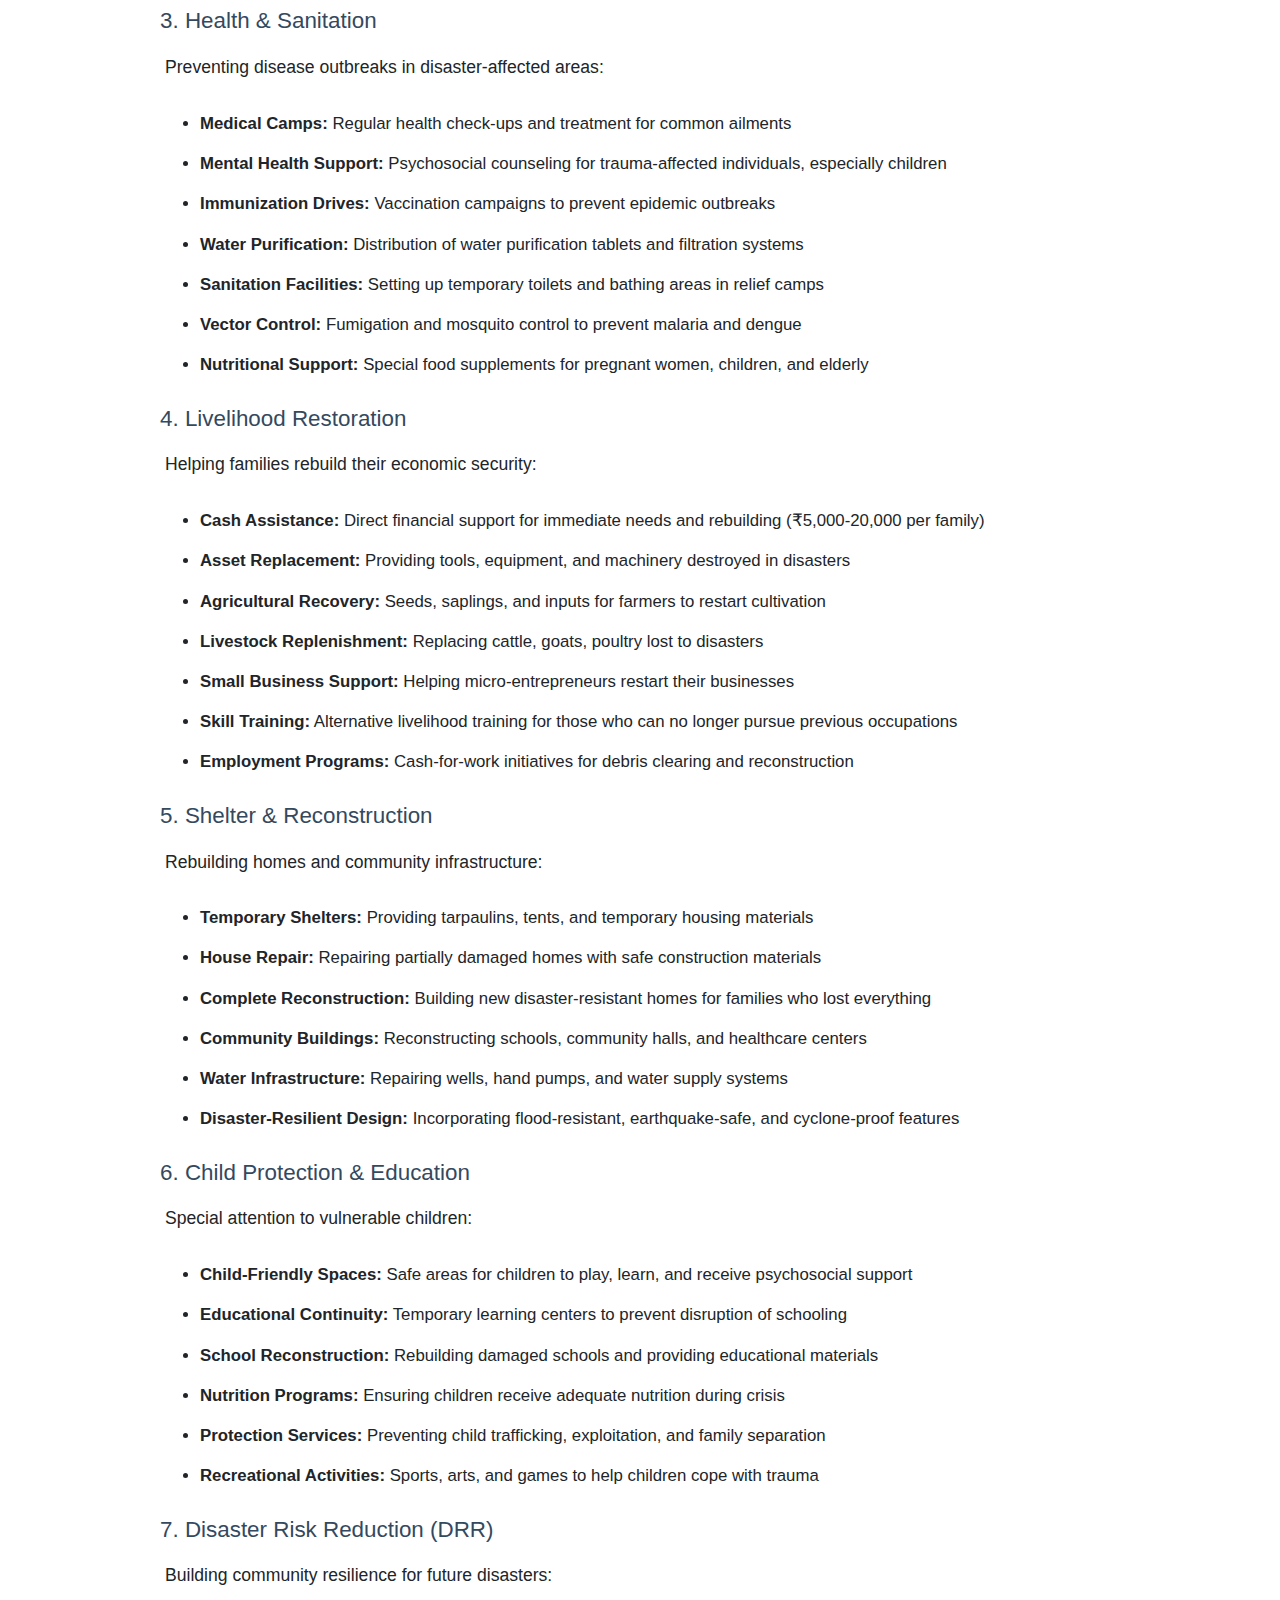
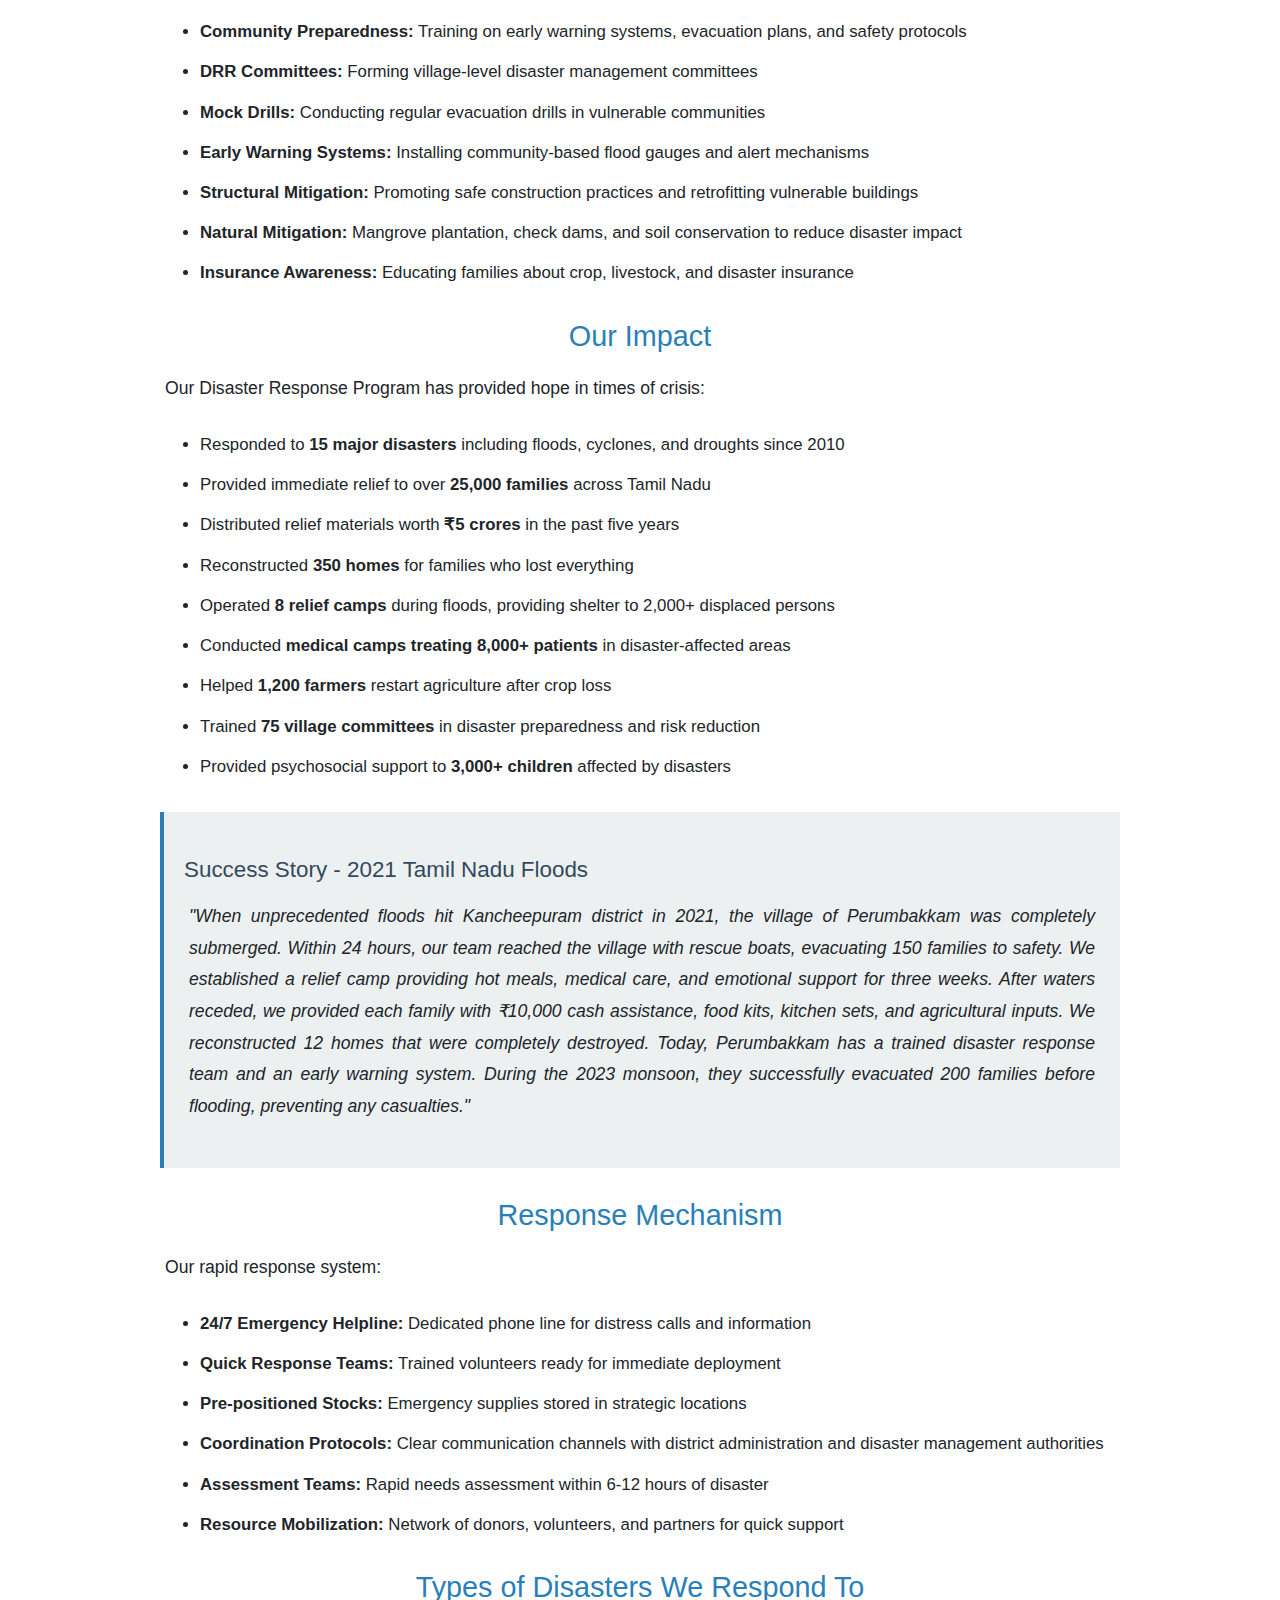
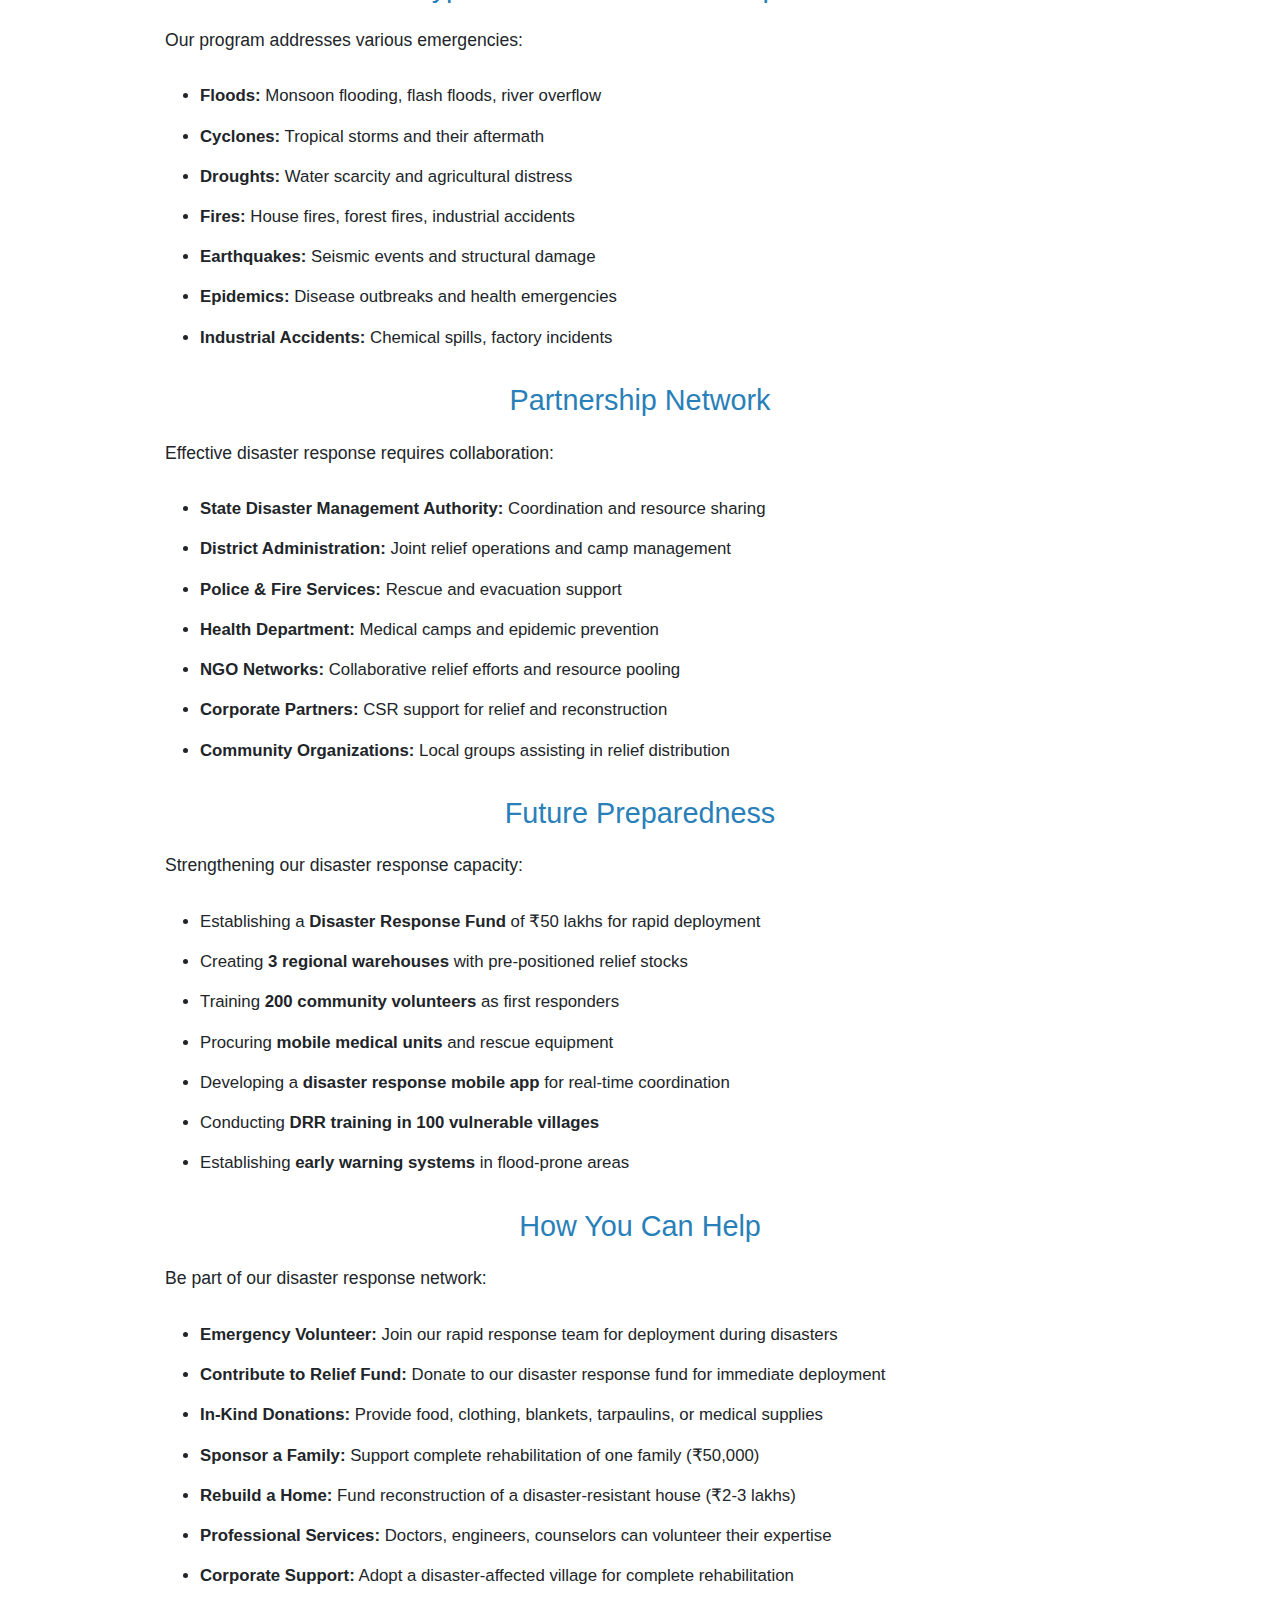
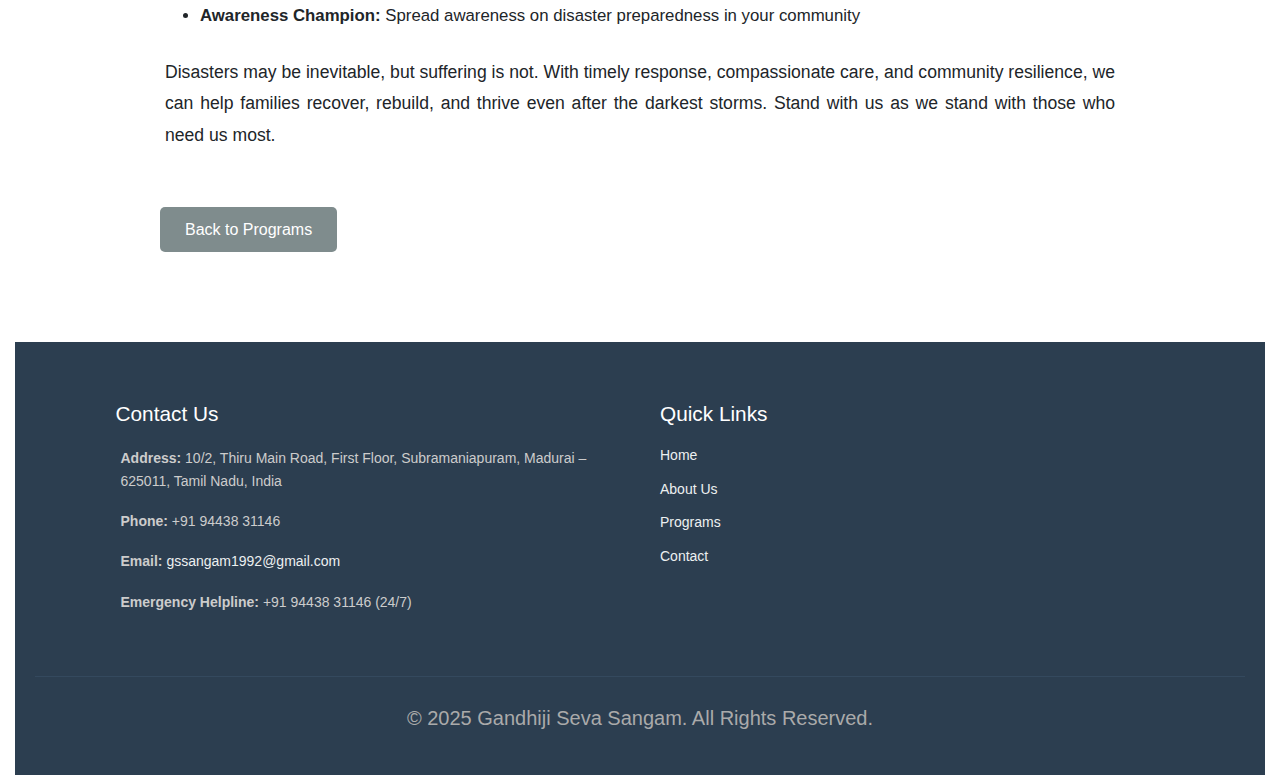
<file: programs/disaster-response.html>
<!DOCTYPE html>
<html lang="en">
<head>
    <meta charset="utf-8">
    <meta http-equiv="X-UA-Compatible" content="IE=edge">
    <meta name="viewport" content="width=device-width, initial-scale=1">
    <title>Disaster Response Program - Gandhiji Seva Sangam</title>
    <meta name="description" content="GSS Disaster Response Program - providing rapid relief and long-term rehabilitation to communities affected by natural and man-made disasters.">
    <link rel="icon" type="image/png" href="../Images/NSS-symbol copy.png">
    <!-- Bootstrap -->
    <link href="../css/bootstrap-4.3.1.css" rel="stylesheet">
    <!-- Custom Styles -->
    <link href="../css/style.css" rel="stylesheet">
</head>
<body>
    <div class="container-fluid">
        <nav class="navbar navbar-expand-lg navbar-light bg-light">
            <a class="navbar-brand" href="../index.html">
                <img src="../Images/NSS-symbol copy.png" alt="Gandhiji Seva Sangam Logo" width="80" height="80">
                <div class="brand-text">
                    <h3>GANDHIJI SEVA SANGAM</h3>
                    <h4>Striving for a Society of Peace, Prosperity and Unity</h4>
                </div>
            </a>
            <button class="navbar-toggler" type="button" data-toggle="collapse" data-target="#navbarNav" aria-controls="navbarNav" aria-expanded="false" aria-label="Toggle navigation">
                <span class="navbar-toggler-icon"></span>
            </button>
            <div class="collapse navbar-collapse" id="navbarNav">
                <ul class="navbar-nav ml-auto">
                    <li class="nav-item"><a class="nav-link" href="../index.html#home">Home</a></li>
                    <li class="nav-item"><a class="nav-link" href="../index.html#about">About us</a></li>
                    <li class="nav-item active"><a class="nav-link" href="../index.html#programs">Programs</a></li>
                    <li class="nav-item"><a class="nav-link" href="../index.html#impact">Impact</a></li>
                    <li class="nav-item"><a class="nav-link" href="../index.html#contact">Contact Us</a></li>
                    <li class="nav-item"><a class="nav-link" href="../index.html#donate">Donate</a></li>
                </ul>
            </div>
        </nav>

        <div class="program-detail">
            <h1>DISASTER RESPONSE PROGRAM</h1>
            <h2>Reach Out and Respond to the Needs of Disaster-Affected People</h2>

            <p>Natural and man-made disasters strike without warning, leaving communities devastated and vulnerable. In times of crisis, swift and compassionate response can mean the difference between life and death, between despair and hope. Gandhiji Seva Sangam's Disaster Response Program provides immediate relief, comprehensive rehabilitation, and long-term resilience building to communities affected by floods, cyclones, droughts, fires, and other calamities across Tamil Nadu and beyond.</p>

            <div class="program-highlight">
                <h3>Our Commitment</h3>
                <p>"In moments of collective tragedy, humanity's compassion must rise strongest. No family should face disaster alone, no community should be forgotten in their darkest hour." - We stand with disaster-affected communities from the first moment of crisis to the last step of recovery.</p>
            </div>

            <h2>Program Components</h2>

            <h3>1. Emergency Relief & Rescue</h3>
            <p>Immediate response in the first 72 critical hours:</p>
            <ul>
                <li><strong>Rapid Assessment:</strong> Quick deployment of teams to assess damage, needs, and priorities</li>
                <li><strong>Search & Rescue Support:</strong> Coordinating with authorities to locate and evacuate stranded individuals</li>
                <li><strong>Emergency Shelters:</strong> Setting up temporary relief camps with basic amenities</li>
                <li><strong>Food & Water:</strong> Distribution of ready-to-eat meals, drinking water, and essential supplies</li>
                <li><strong>Medical Aid:</strong> Mobile medical units providing first aid, emergency treatment, and medicines</li>
                <li><strong>Communication Support:</strong> Helping displaced persons contact their families and loved ones</li>
            </ul>

            <h3>2. Relief Distribution</h3>
            <p>Providing essential supplies during the recovery phase:</p>
            <ul>
                <li><strong>Food Kits:</strong> Dry rations including rice, dal, oil, sugar, and salt for one month</li>
                <li><strong>Hygiene Kits:</strong> Soap, sanitary napkins, towels, toothpaste, and cleaning supplies</li>
                <li><strong>Kitchen Sets:</strong> Cooking utensils, plates, glasses, and basic kitchen equipment</li>
                <li><strong>Clothing & Bedding:</strong> Clothes, blankets, sleeping mats, and mosquito nets</li>
                <li><strong>Educational Materials:</strong> School bags, notebooks, and stationery for affected children</li>
                <li><strong>Agricultural Inputs:</strong> Seeds, fertilizers, and tools for farmer families</li>
                <li><strong>Livestock Support:</strong> Fodder and veterinary care for animals affected by disasters</li>
            </ul>

            <h3>3. Health & Sanitation</h3>
            <p>Preventing disease outbreaks in disaster-affected areas:</p>
            <ul>
                <li><strong>Medical Camps:</strong> Regular health check-ups and treatment for common ailments</li>
                <li><strong>Mental Health Support:</strong> Psychosocial counseling for trauma-affected individuals, especially children</li>
                <li><strong>Immunization Drives:</strong> Vaccination campaigns to prevent epidemic outbreaks</li>
                <li><strong>Water Purification:</strong> Distribution of water purification tablets and filtration systems</li>
                <li><strong>Sanitation Facilities:</strong> Setting up temporary toilets and bathing areas in relief camps</li>
                <li><strong>Vector Control:</strong> Fumigation and mosquito control to prevent malaria and dengue</li>
                <li><strong>Nutritional Support:</strong> Special food supplements for pregnant women, children, and elderly</li>
            </ul>

            <h3>4. Livelihood Restoration</h3>
            <p>Helping families rebuild their economic security:</p>
            <ul>
                <li><strong>Cash Assistance:</strong> Direct financial support for immediate needs and rebuilding (₹5,000-20,000 per family)</li>
                <li><strong>Asset Replacement:</strong> Providing tools, equipment, and machinery destroyed in disasters</li>
                <li><strong>Agricultural Recovery:</strong> Seeds, saplings, and inputs for farmers to restart cultivation</li>
                <li><strong>Livestock Replenishment:</strong> Replacing cattle, goats, poultry lost to disasters</li>
                <li><strong>Small Business Support:</strong> Helping micro-entrepreneurs restart their businesses</li>
                <li><strong>Skill Training:</strong> Alternative livelihood training for those who can no longer pursue previous occupations</li>
                <li><strong>Employment Programs:</strong> Cash-for-work initiatives for debris clearing and reconstruction</li>
            </ul>

            <h3>5. Shelter & Reconstruction</h3>
            <p>Rebuilding homes and community infrastructure:</p>
            <ul>
                <li><strong>Temporary Shelters:</strong> Providing tarpaulins, tents, and temporary housing materials</li>
                <li><strong>House Repair:</strong> Repairing partially damaged homes with safe construction materials</li>
                <li><strong>Complete Reconstruction:</strong> Building new disaster-resistant homes for families who lost everything</li>
                <li><strong>Community Buildings:</strong> Reconstructing schools, community halls, and healthcare centers</li>
                <li><strong>Water Infrastructure:</strong> Repairing wells, hand pumps, and water supply systems</li>
                <li><strong>Disaster-Resilient Design:</strong> Incorporating flood-resistant, earthquake-safe, and cyclone-proof features</li>
            </ul>

            <h3>6. Child Protection & Education</h3>
            <p>Special attention to vulnerable children:</p>
            <ul>
                <li><strong>Child-Friendly Spaces:</strong> Safe areas for children to play, learn, and receive psychosocial support</li>
                <li><strong>Educational Continuity:</strong> Temporary learning centers to prevent disruption of schooling</li>
                <li><strong>School Reconstruction:</strong> Rebuilding damaged schools and providing educational materials</li>
                <li><strong>Nutrition Programs:</strong> Ensuring children receive adequate nutrition during crisis</li>
                <li><strong>Protection Services:</strong> Preventing child trafficking, exploitation, and family separation</li>
                <li><strong>Recreational Activities:</strong> Sports, arts, and games to help children cope with trauma</li>
            </ul>

            <h3>7. Disaster Risk Reduction (DRR)</h3>
            <p>Building community resilience for future disasters:</p>
            <ul>
                <li><strong>Community Preparedness:</strong> Training on early warning systems, evacuation plans, and safety protocols</li>
                <li><strong>DRR Committees:</strong> Forming village-level disaster management committees</li>
                <li><strong>Mock Drills:</strong> Conducting regular evacuation drills in vulnerable communities</li>
                <li><strong>Early Warning Systems:</strong> Installing community-based flood gauges and alert mechanisms</li>
                <li><strong>Structural Mitigation:</strong> Promoting safe construction practices and retrofitting vulnerable buildings</li>
                <li><strong>Natural Mitigation:</strong> Mangrove plantation, check dams, and soil conservation to reduce disaster impact</li>
                <li><strong>Insurance Awareness:</strong> Educating families about crop, livestock, and disaster insurance</li>
            </ul>

            <h2>Our Impact</h2>
            <p>Our Disaster Response Program has provided hope in times of crisis:</p>
            <ul>
                <li>Responded to <strong>15 major disasters</strong> including floods, cyclones, and droughts since 2010</li>
                <li>Provided immediate relief to over <strong>25,000 families</strong> across Tamil Nadu</li>
                <li>Distributed relief materials worth <strong>₹5 crores</strong> in the past five years</li>
                <li>Reconstructed <strong>350 homes</strong> for families who lost everything</li>
                <li>Operated <strong>8 relief camps</strong> during floods, providing shelter to 2,000+ displaced persons</li>
                <li>Conducted <strong>medical camps treating 8,000+ patients</strong> in disaster-affected areas</li>
                <li>Helped <strong>1,200 farmers</strong> restart agriculture after crop loss</li>
                <li>Trained <strong>75 village committees</strong> in disaster preparedness and risk reduction</li>
                <li>Provided psychosocial support to <strong>3,000+ children</strong> affected by disasters</li>
            </ul>

            <div class="program-highlight">
                <h3>Success Story - 2021 Tamil Nadu Floods</h3>
                <p><em>"When unprecedented floods hit Kancheepuram district in 2021, the village of Perumbakkam was completely submerged. Within 24 hours, our team reached the village with rescue boats, evacuating 150 families to safety. We established a relief camp providing hot meals, medical care, and emotional support for three weeks. After waters receded, we provided each family with ₹10,000 cash assistance, food kits, kitchen sets, and agricultural inputs. We reconstructed 12 homes that were completely destroyed. Today, Perumbakkam has a trained disaster response team and an early warning system. During the 2023 monsoon, they successfully evacuated 200 families before flooding, preventing any casualties."</em></p>
            </div>

            <h2>Response Mechanism</h2>
            <p>Our rapid response system:</p>
            <ul>
                <li><strong>24/7 Emergency Helpline:</strong> Dedicated phone line for distress calls and information</li>
                <li><strong>Quick Response Teams:</strong> Trained volunteers ready for immediate deployment</li>
                <li><strong>Pre-positioned Stocks:</strong> Emergency supplies stored in strategic locations</li>
                <li><strong>Coordination Protocols:</strong> Clear communication channels with district administration and disaster management authorities</li>
                <li><strong>Assessment Teams:</strong> Rapid needs assessment within 6-12 hours of disaster</li>
                <li><strong>Resource Mobilization:</strong> Network of donors, volunteers, and partners for quick support</li>
            </ul>

            <h2>Types of Disasters We Respond To</h2>
            <p>Our program addresses various emergencies:</p>
            <ul>
                <li><strong>Floods:</strong> Monsoon flooding, flash floods, river overflow</li>
                <li><strong>Cyclones:</strong> Tropical storms and their aftermath</li>
                <li><strong>Droughts:</strong> Water scarcity and agricultural distress</li>
                <li><strong>Fires:</strong> House fires, forest fires, industrial accidents</li>
                <li><strong>Earthquakes:</strong> Seismic events and structural damage</li>
                <li><strong>Epidemics:</strong> Disease outbreaks and health emergencies</li>
                <li><strong>Industrial Accidents:</strong> Chemical spills, factory incidents</li>
            </ul>

            <h2>Partnership Network</h2>
            <p>Effective disaster response requires collaboration:</p>
            <ul>
                <li><strong>State Disaster Management Authority:</strong> Coordination and resource sharing</li>
                <li><strong>District Administration:</strong> Joint relief operations and camp management</li>
                <li><strong>Police & Fire Services:</strong> Rescue and evacuation support</li>
                <li><strong>Health Department:</strong> Medical camps and epidemic prevention</li>
                <li><strong>NGO Networks:</strong> Collaborative relief efforts and resource pooling</li>
                <li><strong>Corporate Partners:</strong> CSR support for relief and reconstruction</li>
                <li><strong>Community Organizations:</strong> Local groups assisting in relief distribution</li>
            </ul>

            <h2>Future Preparedness</h2>
            <p>Strengthening our disaster response capacity:</p>
            <ul>
                <li>Establishing a <strong>Disaster Response Fund</strong> of ₹50 lakhs for rapid deployment</li>
                <li>Creating <strong>3 regional warehouses</strong> with pre-positioned relief stocks</li>
                <li>Training <strong>200 community volunteers</strong> as first responders</li>
                <li>Procuring <strong>mobile medical units</strong> and rescue equipment</li>
                <li>Developing a <strong>disaster response mobile app</strong> for real-time coordination</li>
                <li>Conducting <strong>DRR training in 100 vulnerable villages</strong></li>
                <li>Establishing <strong>early warning systems</strong> in flood-prone areas</li>
            </ul>

            <h2>How You Can Help</h2>
            <p>Be part of our disaster response network:</p>
            <ul>
                <li><strong>Emergency Volunteer:</strong> Join our rapid response team for deployment during disasters</li>
                <li><strong>Contribute to Relief Fund:</strong> Donate to our disaster response fund for immediate deployment</li>
                <li><strong>In-Kind Donations:</strong> Provide food, clothing, blankets, tarpaulins, or medical supplies</li>
                <li><strong>Sponsor a Family:</strong> Support complete rehabilitation of one family (₹50,000)</li>
                <li><strong>Rebuild a Home:</strong> Fund reconstruction of a disaster-resistant house (₹2-3 lakhs)</li>
                <li><strong>Professional Services:</strong> Doctors, engineers, counselors can volunteer their expertise</li>
                <li><strong>Corporate Support:</strong> Adopt a disaster-affected village for complete rehabilitation</li>
                <li><strong>Awareness Champion:</strong> Spread awareness on disaster preparedness in your community</li>
            </ul>

            <p>Disasters may be inevitable, but suffering is not. With timely response, compassionate care, and community resilience, we can help families recover, rebuild, and thrive even after the darkest storms. Stand with us as we stand with those who need us most.</p>

            <a href="../index.html#programs" class="btn-back">Back to Programs</a>
        </div>

        <footer class="footer">
            <div class="footer-container">
                <div class="footer-box">
                    <h3>Contact Us</h3>
                    <p><strong>Address:</strong> 10/2, Thiru Main Road, First Floor, Subramaniapuram, Madurai – 625011, Tamil Nadu, India</p>
                    <p><strong>Phone:</strong> +91 94438 31146</p>
                    <p><strong>Email:</strong> <a href="mailto:gssangam1992@gmail.com" class="footer-link">gssangam1992@gmail.com</a></p>
                    <p><strong>Emergency Helpline:</strong> +91 94438 31146 (24/7)</p>
                </div>
                <div class="footer-box">
                    <h3>Quick Links</h3>
                    <ul>
                        <li><a href="../index.html#home">Home</a></li>
                        <li><a href="../index.html#about">About Us</a></li>
                        <li><a href="../index.html#programs">Programs</a></li>
                        <li><a href="../index.html#contact">Contact</a></li>
                    </ul>
                </div>
            </div>
            <div class="footer-bottom">
                <p>© 2025 Gandhiji Seva Sangam. All Rights Reserved.</p>
            </div>
        </footer>
    </div>

    <!-- Scroll to Top Button -->
    <button id="scrollToTop" title="Go to top">↑</button>

    <script src="../js/jquery-3.3.1.min.js"></script>
    <script src="../js/popper.min.js"></script>
    <script src="../js/bootstrap-4.3.1.js"></script>
    
    <!-- Scroll to Top Script -->
    <script>
      const scrollToTopBtn = document.getElementById('scrollToTop');
      window.onscroll = function() {
        if (document.body.scrollTop > 300 || document.documentElement.scrollTop > 300) {
          scrollToTopBtn.classList.add('show');
        } else {
          scrollToTopBtn.classList.remove('show');
        }
      };
      scrollToTopBtn.addEventListener('click', function() {
        window.scrollTo({ top: 0, behavior: 'smooth' });
      });
    </script>
</body>
</html>
</file>
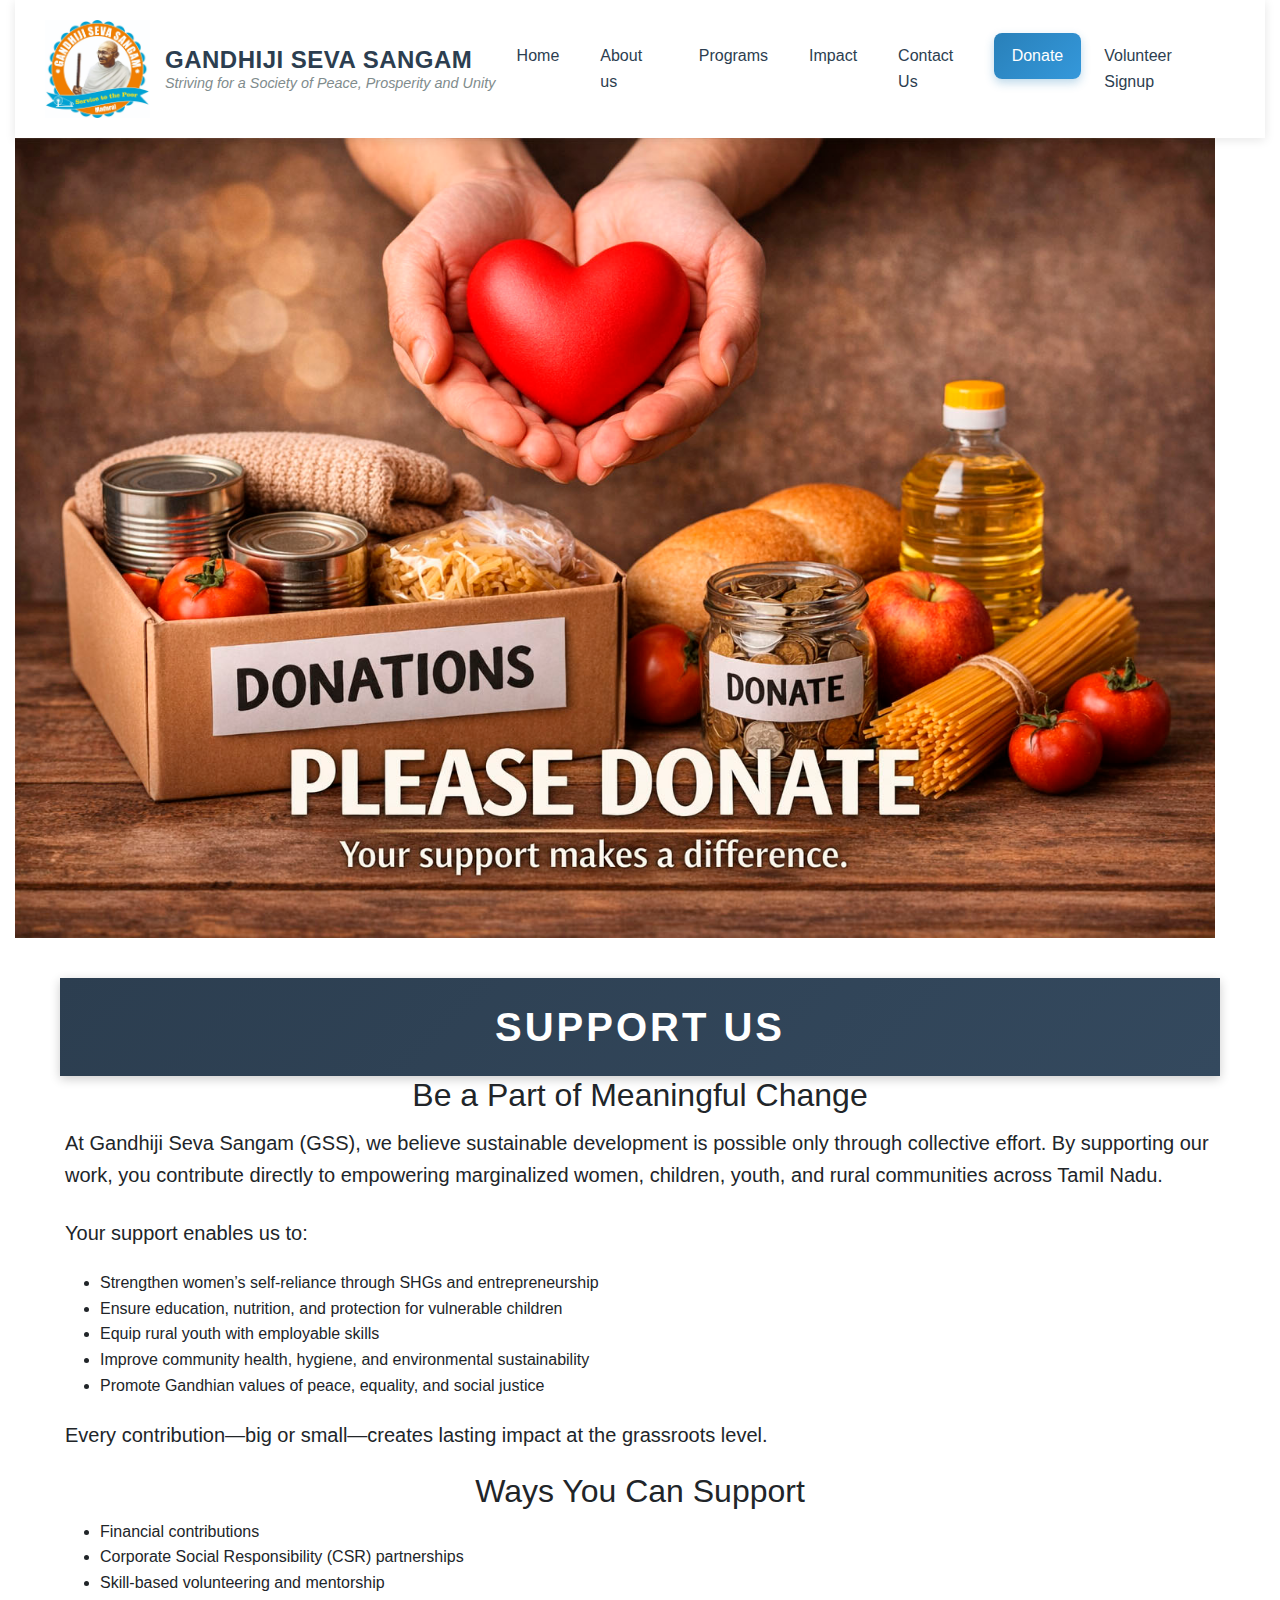
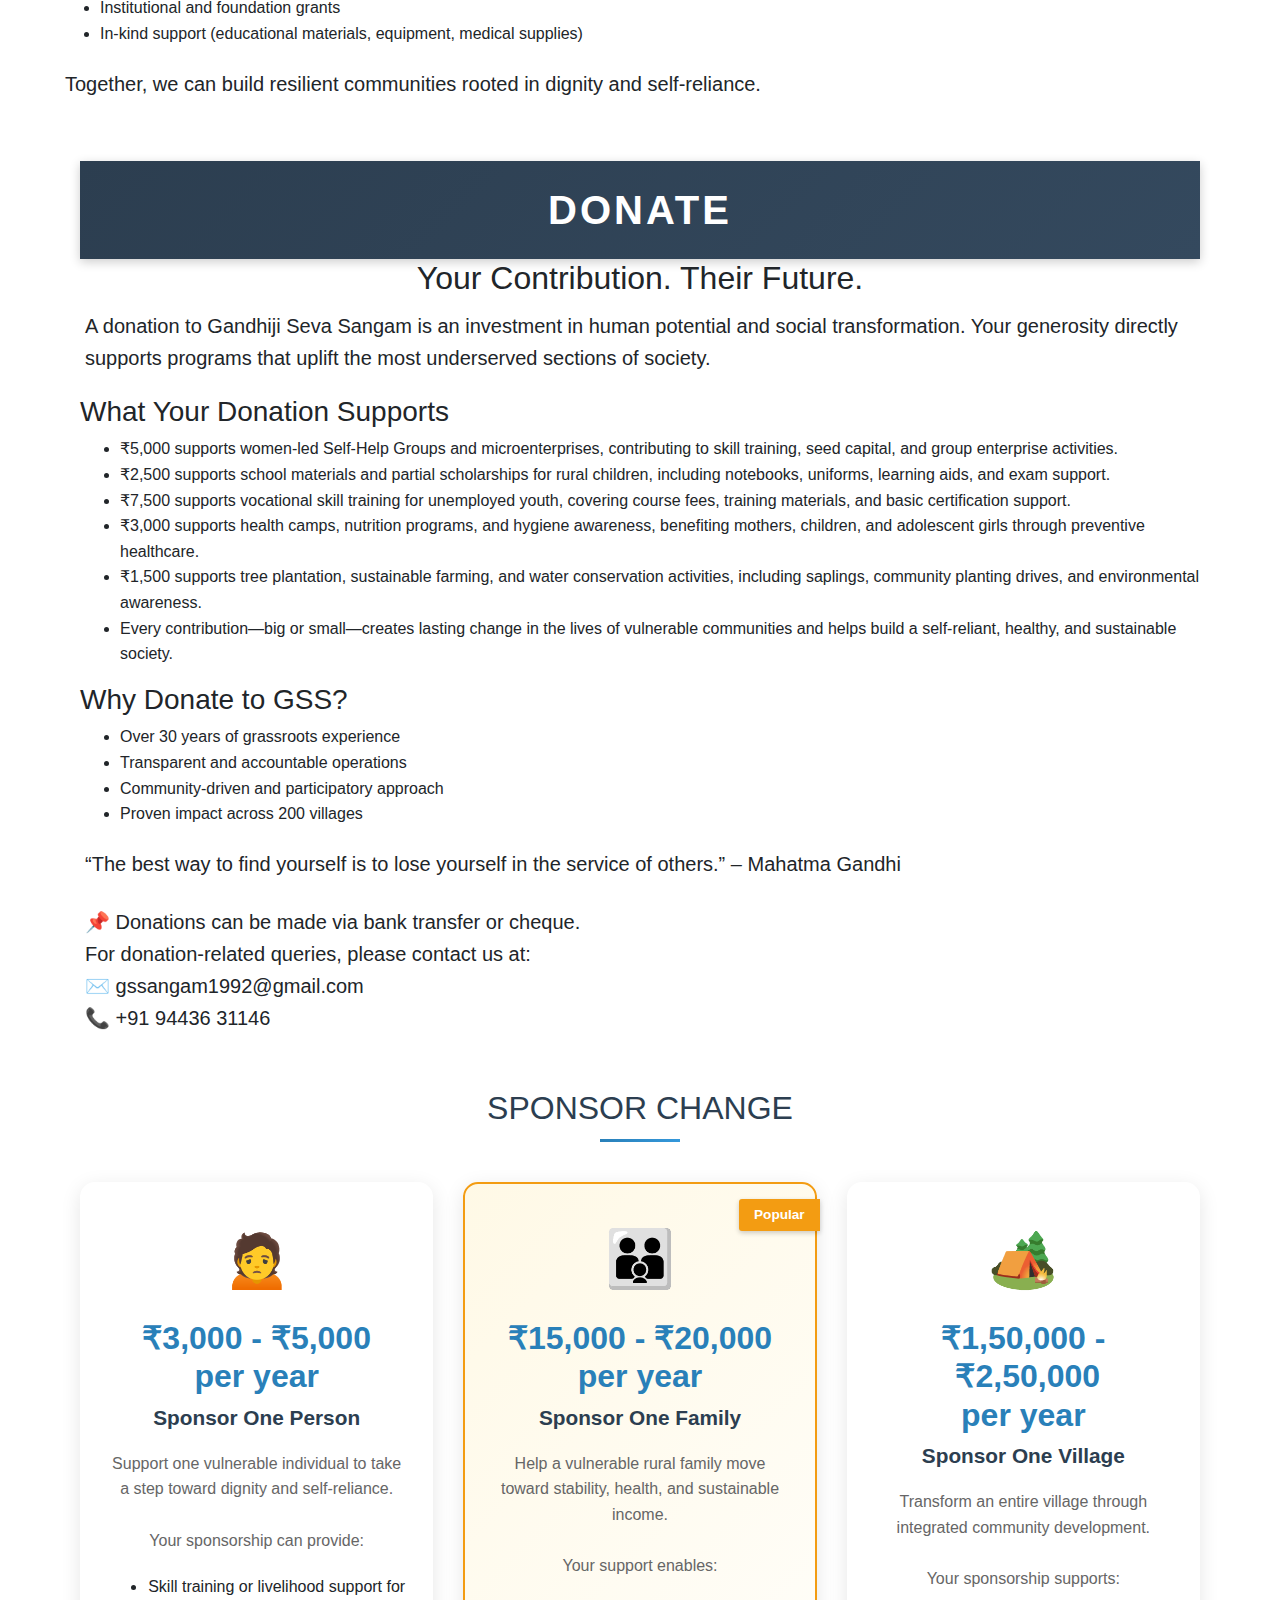
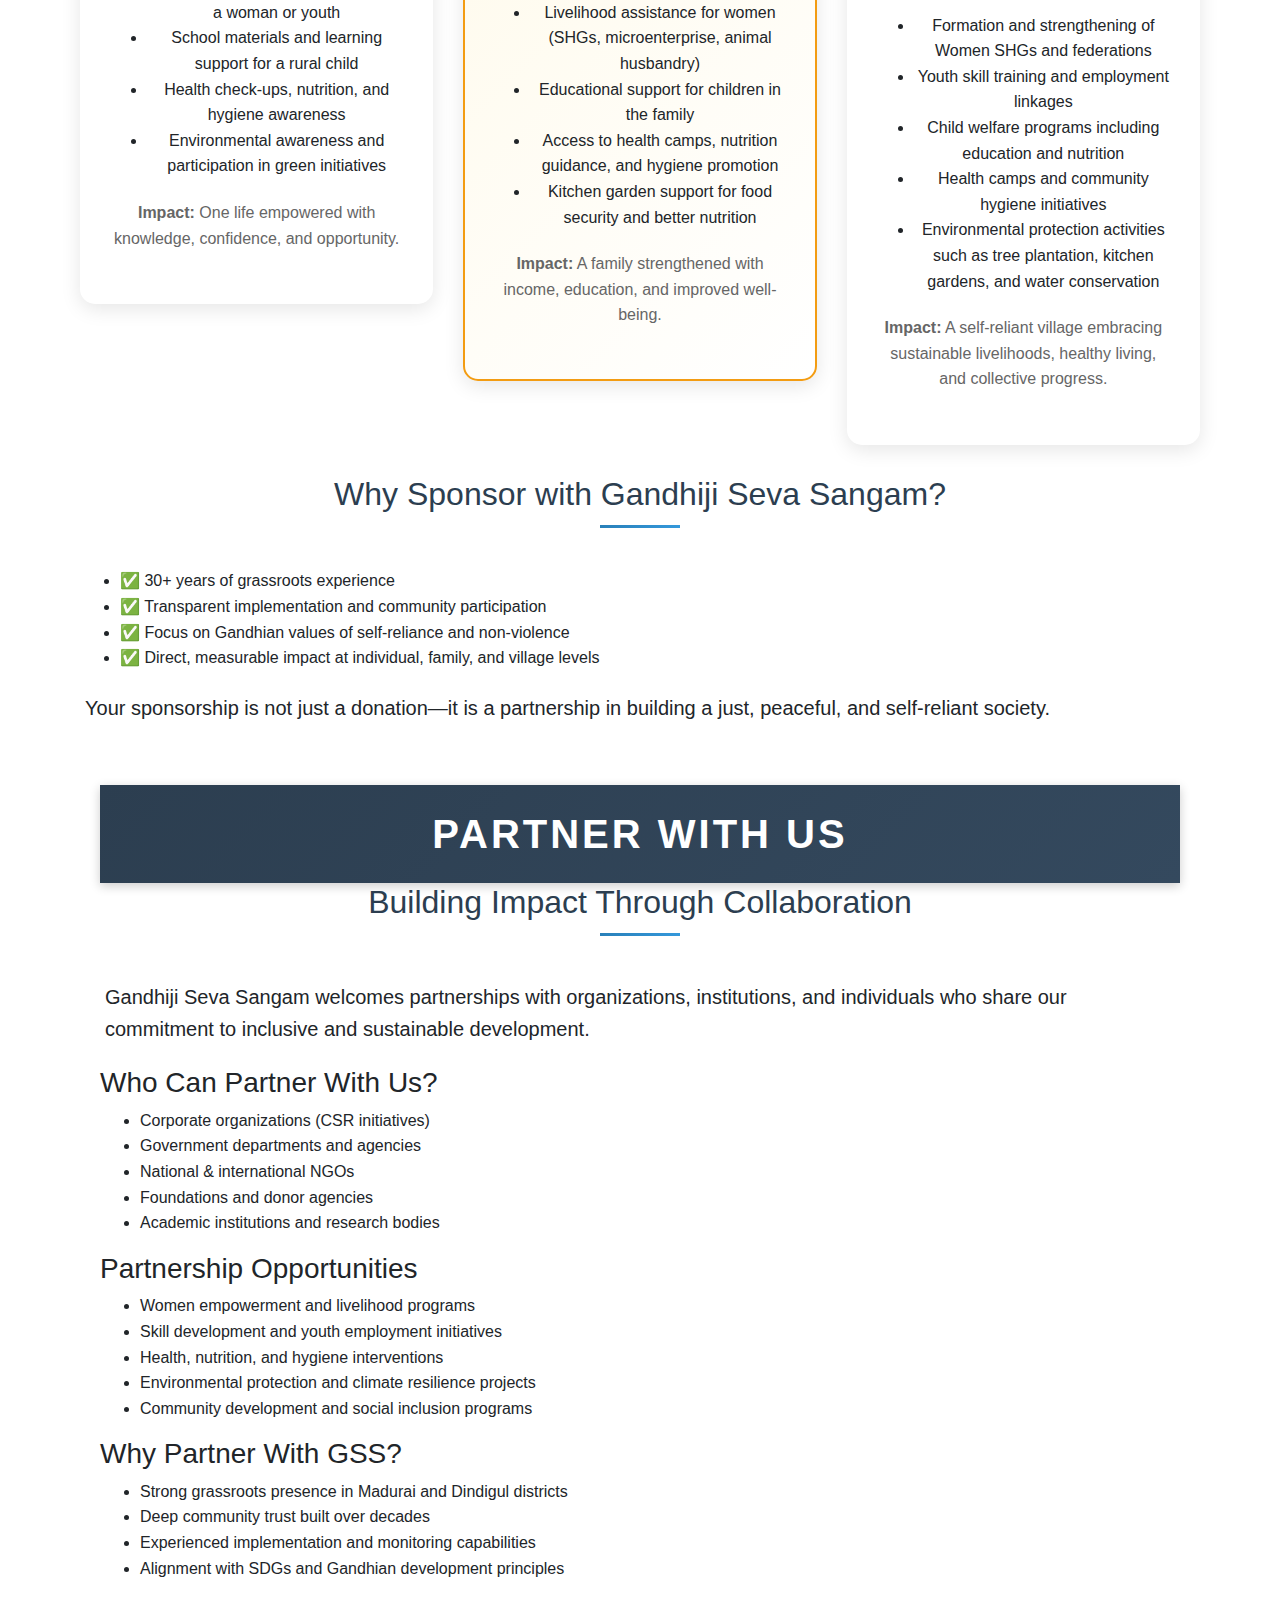
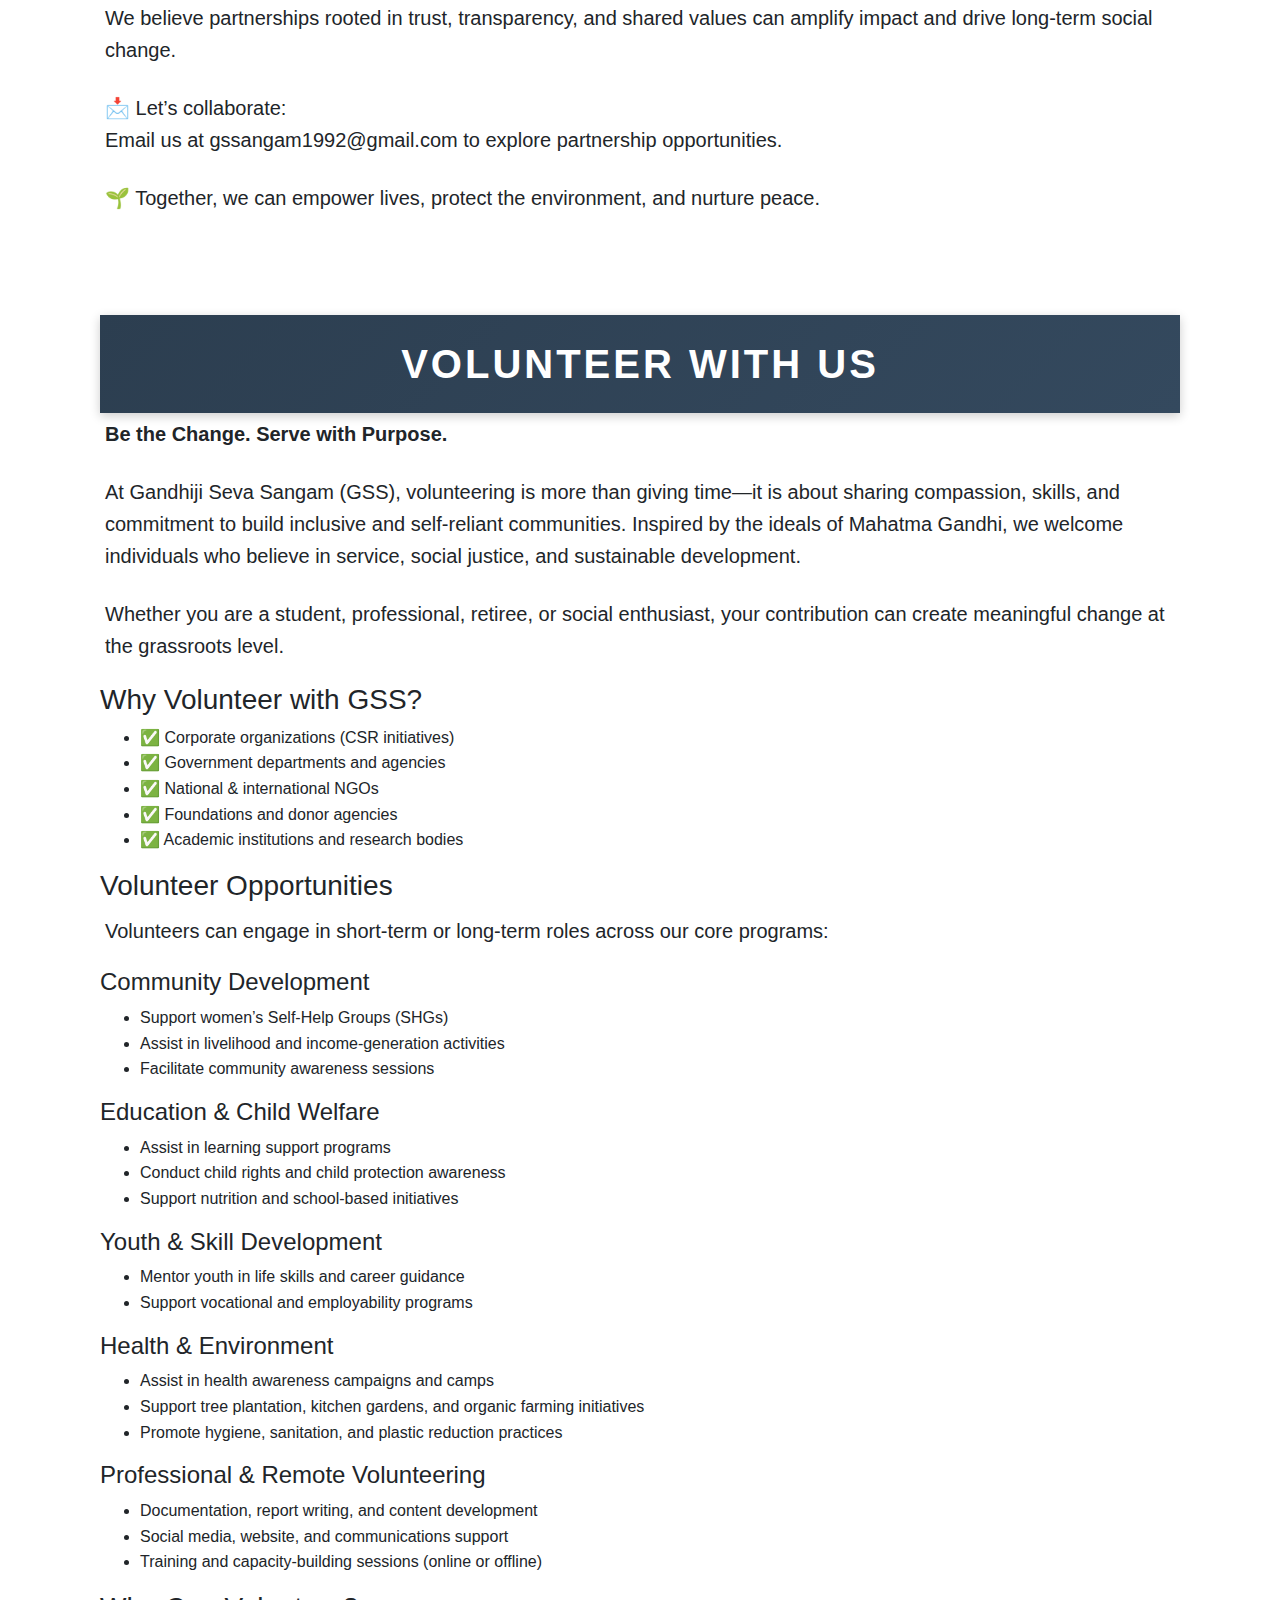
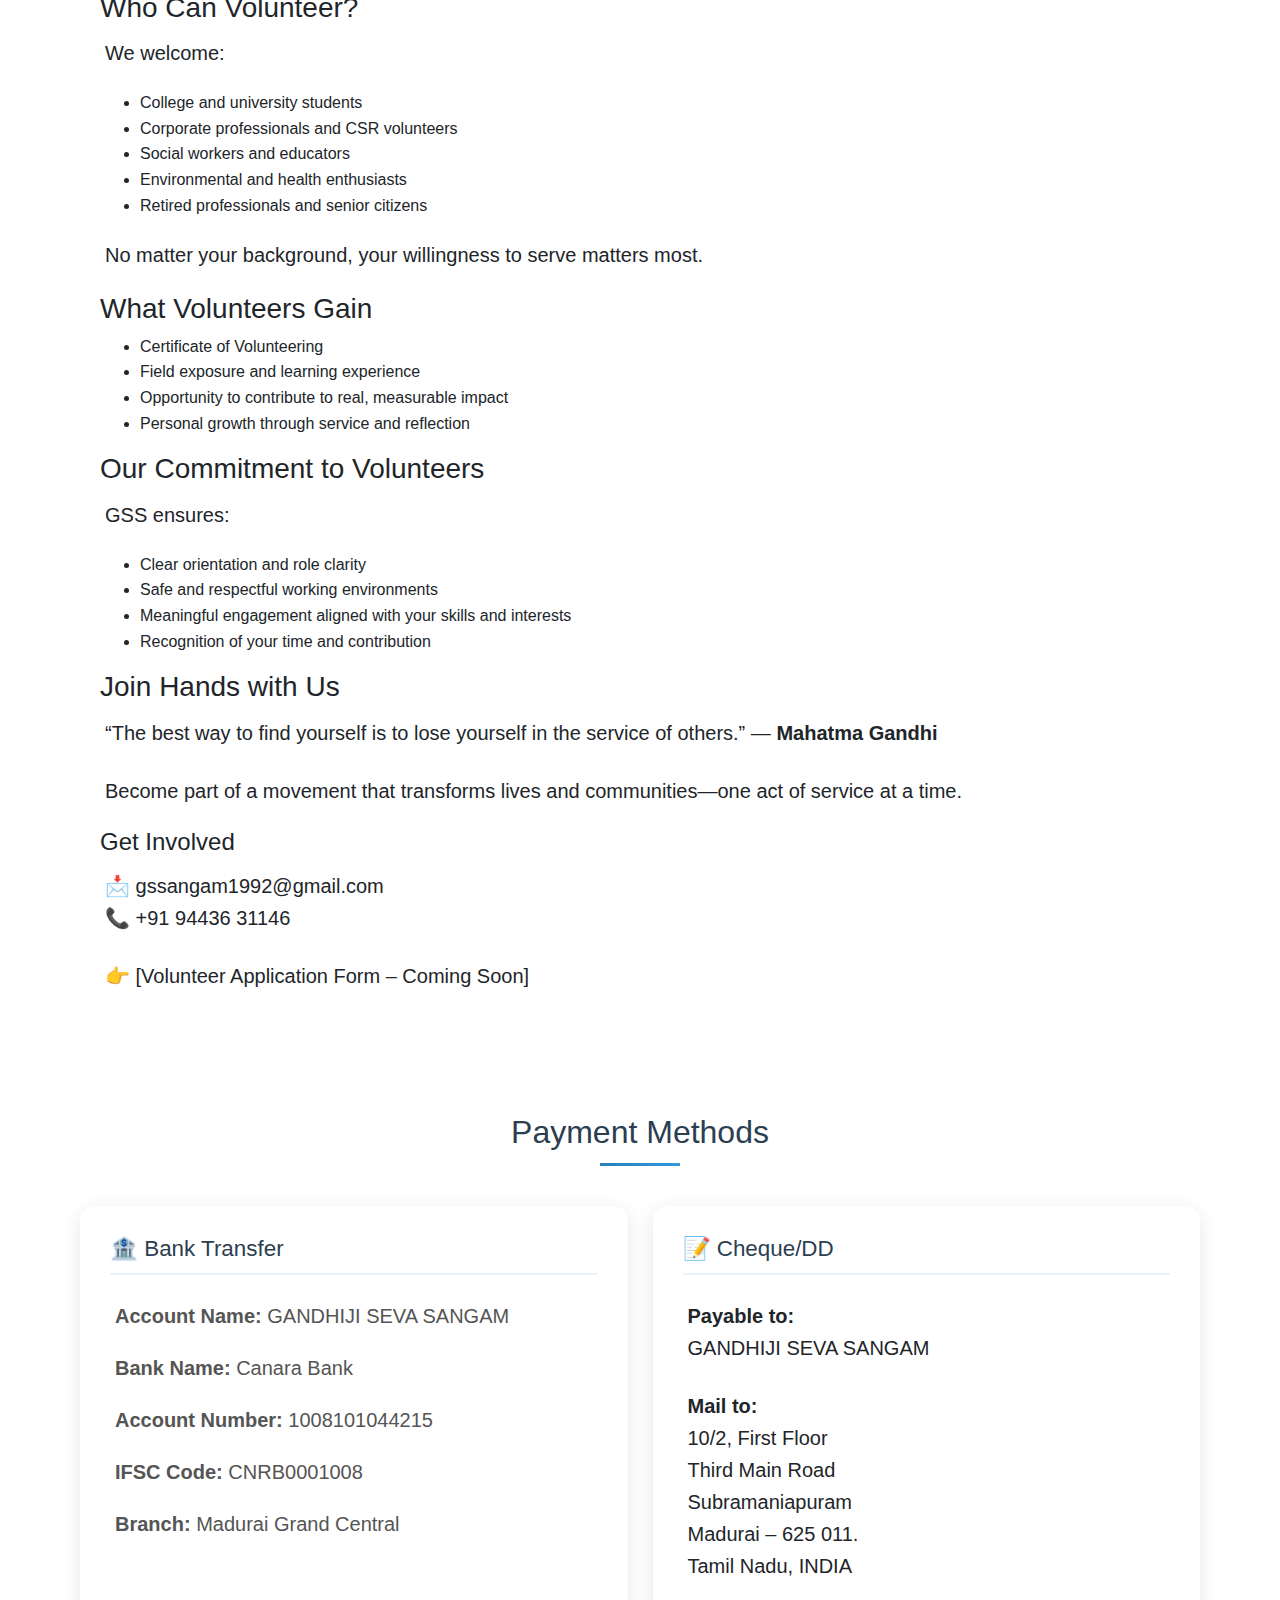
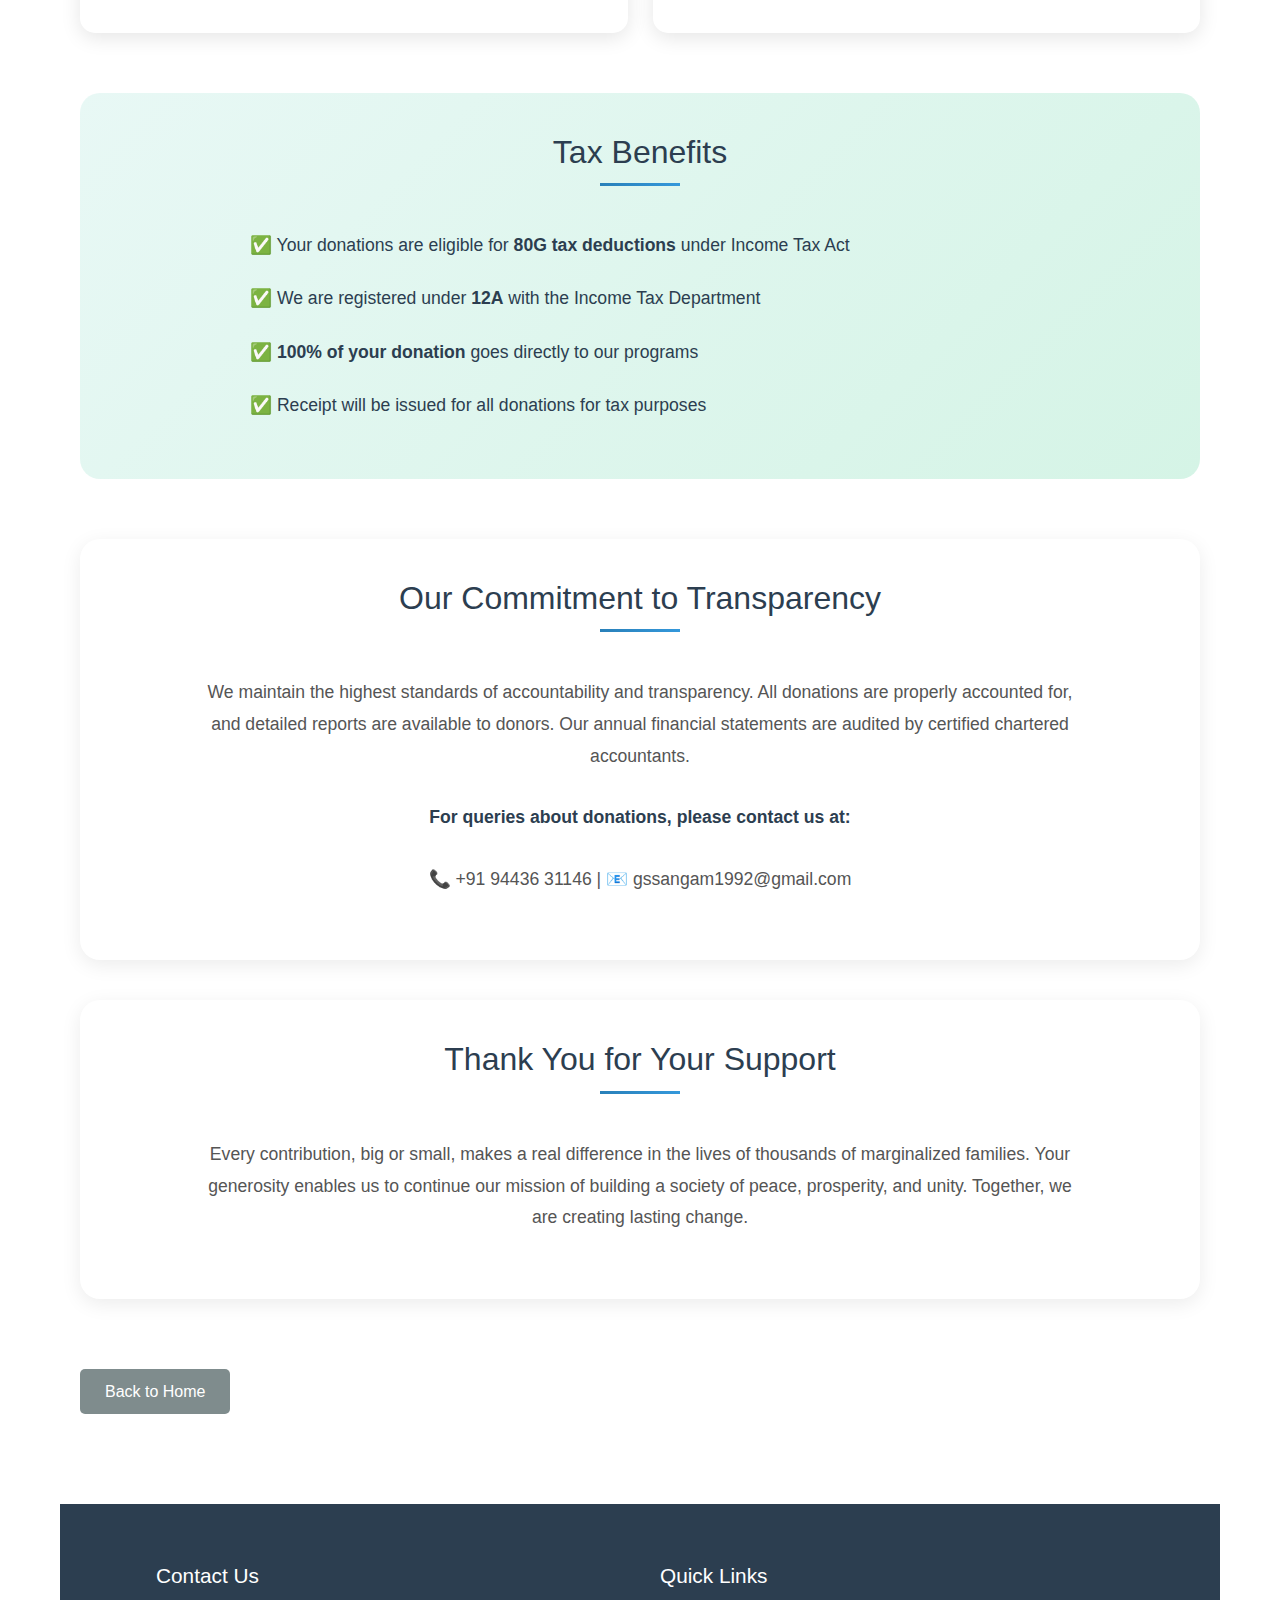
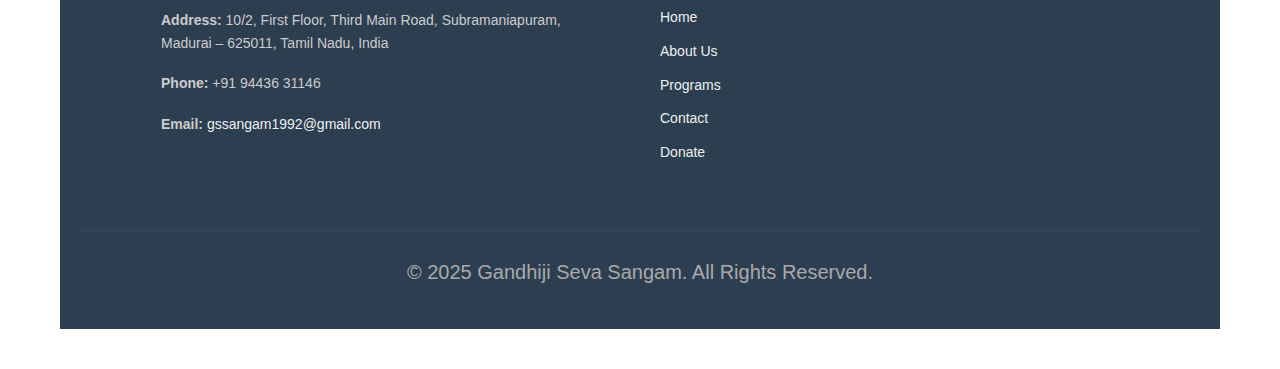
<file: programs/donate.html>
<!DOCTYPE html>
<html lang="en">
<head>
    <meta charset="utf-8">
    <meta http-equiv="X-UA-Compatible" content="IE=edge">
    <meta name="viewport" content="width=device-width, initial-scale=1">
    <title>Donate - Support Our Mission | Gandhiji Seva Sangam</title>
    <meta name="description" content="Support GSS in empowering rural communities. Your donation helps us provide education, healthcare, livelihoods, and sustainable development programs.">
	<meta name="robots" content="index,follow">
	<link rel="canonical" href="https://gandhijisevasangam.org.in/programs/donate.html">
    <link rel="icon" type="image/png" href="../Images/NSS-symbol copy.png">
    <!-- Bootstrap -->
    <link href="../css/bootstrap-4.3.1.css" rel="stylesheet">
    <!-- Custom Styles -->
    <link href="../css/style.css" rel="stylesheet">
</head>
<body>
    <div class="container-fluid">
        <nav class="navbar navbar-expand-lg navbar-light bg-light">
            <a class="navbar-brand" href="../index.html">
                <img src="../Images/GSS logo.png" alt="Gandhiji Seva Sangam Logo" width="105" height="100" class="img-fluid">
                <div class="brand-text">
                    <h3>GANDHIJI SEVA SANGAM</h3>
                    <h4>Striving for a Society of Peace, Prosperity and Unity</h4>
                </div>
            </a>
            <button class="navbar-toggler" type="button" data-toggle="collapse" data-target="#navbarNav" aria-controls="navbarNav" aria-expanded="false" aria-label="Toggle navigation">
                <span class="navbar-toggler-icon"></span>
            </button>
            <div class="collapse navbar-collapse" id="navbarNav">
                <ul class="navbar-nav ml-auto">
                    <li class="nav-item"><a class="nav-link" href="../index.html#home">Home</a></li>
                    <li class="nav-item"><a class="nav-link" href="../index.html#about">About us</a></li>
                    <li class="nav-item"><a class="nav-link" href="../index.html#programs">Programs</a></li>
                    <li class="nav-item"><a class="nav-link" href="../index.html#impact">Impact</a></li>
                    <li class="nav-item"><a class="nav-link" href="../index.html#contact">Contact Us</a></li>
                    <li class="nav-item active"><a class="nav-link" href="donate.html">Donate</a></li>
					<li class="nav-item"><a class="nav-link" href="volunteer signup.html">Volunteer Signup</a></li>
                </ul>
            </div>
        </nav>

		<div class="image-header">
 	<img src="../Images/Donation.JPG" alt="youth" width="1200" class="img-fluid">
		</div>
		
        <div class="donate-page">
            <h1>SUPPORT Us</h1>
            
            <div class="donate-running">
				<h2>Be a Part of Meaningful Change</h2>
				
				<p>At Gandhiji Seva Sangam (GSS), we believe sustainable development is possible only through collective effort. By supporting our work, you contribute directly to empowering marginalized women, children, youth, and rural communities across Tamil Nadu.</p>
				
				<p>Your support enables us to:</p>
				
				<ul>
					<li>Strengthen women’s self-reliance through SHGs and entrepreneurship</li>
					<li>Ensure education, nutrition, and protection for vulnerable children</li>
					<li>Equip rural youth with employable skills</li>
					<li>Improve community health, hygiene, and environmental sustainability</li>
					<li>Promote Gandhian values of peace, equality, and social justice</li>
				</ul>
				
				<p>Every contribution—big or small—creates lasting impact at the grassroots level.</p>
				
				<h2>Ways You Can Support</h2>
										
				<ul>
					<li>Financial contributions</li>
					<li>Corporate Social Responsibility (CSR) partnerships</li>
					<li>Skill-based volunteering and mentorship</li>
					<li>Institutional and foundation grants</li>
					<li>In-kind support (educational materials, equipment, medical supplies)</li>
				</ul>
				
				<p>Together, we can build resilient communities rooted in dignity and self-reliance.</p>
				
			</div>
			
			<div class="donate-page">
				
				 <h1>DONATE</h1>
            
            <div class="donate-running">
				<h2>Your Contribution. Their Future.</h2>
				
				<p>A donation to Gandhiji Seva Sangam is an investment in human potential and social transformation. Your generosity directly supports programs that uplift the most underserved sections of society.</p>
				
				<h3>What Your Donation Supports</h3>
				
				<ul>
				<li>₹5,000 supports women-led Self-Help Groups and microenterprises, contributing to skill training, seed capital, and group enterprise activities.</li>
				<li>₹2,500 supports school materials and partial scholarships for rural children, including notebooks, uniforms, learning aids, and exam support.</li>
				<li>₹7,500 supports vocational skill training for unemployed youth, covering course fees, training materials, and basic certification support.</li>
				<li>₹3,000 supports health camps, nutrition programs, and hygiene awareness, benefiting mothers, children, and adolescent girls through preventive healthcare.</li>
				<li>₹1,500 supports tree plantation, sustainable farming, and water conservation activities, including saplings, community planting drives, and environmental awareness.</li>
				<li>Every contribution—big or small—creates lasting change in the lives of vulnerable communities and helps build a self-reliant, healthy, and sustainable society.</li>
				</ul>
				
			  <h3>Why Donate to GSS?</h3>
				
				<ul>
				<li>Over 30 years of grassroots experience</li>
				<li>Transparent and accountable operations</li>
				<li>Community-driven and participatory approach</li>
				<li>Proven impact across 200 villages</li>				
				</ul>
				
			  <p>“The best way to find yourself is to lose yourself in the service of others.” – Mahatma Gandhi
				<p>📌 Donations can be made via bank transfer or cheque.<br>
				For donation-related queries, please contact us at:<br>
				✉️ gssangam1992@gmail.com<br>
				📞 +91 94436 31146</p>				
								
            </div>

            <div class="donation-options">
                <h2>SPONSOR CHANGE</h2>
                
                <div class="row">
                    <div class="col-md-4">
                        <div class="donation-card">
                          <div class="donation-icon">🙍</div>
                            <h3>₹3,000 -&nbsp;₹5,000 <br>
                            per year</h3>
                            <h4>Sponsor One Person</h4>
                            <p>Support one vulnerable individual to take a step toward dignity and self-reliance.</p>
							<p>Your sponsorship can provide:</p>
						<div class="donation-running">
							<ul>
							<li>Skill training or livelihood support for a woman or youth</li>
							<li>School materials and learning support for a rural child</li>
							<li>Health check-ups, nutrition, and hygiene awareness</li>
							<li>Environmental awareness and participation in green initiatives</li>
							</ul>
							<p><b>Impact:</b> One life empowered with knowledge, confidence, and opportunity.</p>
                        </div>
                  		</div>
					</div>
							
                    <div class="col-md-4">
                        <div class="donation-card featured">
                            <div class="ribbon">Popular</div>
                            <div class="donation-icon">👪</div>
                            <h3>₹15,000 -&nbsp;₹20,000 <br>
                            per year</h3>
                            <h4>Sponsor One Family</h4>
                            <p>Help a vulnerable rural family move toward stability, health, and sustainable income.</p>
							<p>Your support enables:</p>
							
						<div class="donation-running">
							<ul>
							<li>Livelihood assistance for women (SHGs, microenterprise, animal husbandry)</li>
							<li>Educational support for children in the family</li>
							<li>Access to health camps, nutrition guidance, and hygiene promotion</li>
							<li>Kitchen garden support for food security and better nutrition</li>
							</ul>
							<p><b>Impact:</b> A family strengthened with income, education, and improved well-being.</p>
                        </div>
                  		</div>
					</div>
                    
                    <div class="col-md-4">
                        <div class="donation-card">
                            <div class="donation-icon">🏕️</div>
                            <h3>₹1,50,000 -&nbsp;₹2,50,000 <br>
                            per year</h3>
                            <h4>Sponsor One Village</h4>
                            <p>Transform an entire village through integrated community development.</p>
							<p>Your sponsorship supports:</p>
						<div class="donation-running">
							<ul>
							<li>Formation and strengthening of Women SHGs and federations</li>
							<li>Youth skill training and employment linkages</li>
							<li>Child welfare programs including education and nutrition</li>
							<li>Health camps and community hygiene initiatives</li>
							<li>Environmental protection activities such as tree plantation, kitchen gardens, and water conservation</li>
							</ul>
							<p><b>Impact:</b> A self-reliant village embracing sustainable livelihoods, healthy living, and collective progress.</p>
                        </div>
                  		</div>
					</div>
				</div>
					
					
				 <div class="donate-running">
					<h2>Why Sponsor with Gandhiji Seva Sangam?</h2>
					 
					 <ul>
							<li>✅ 30+ years of grassroots experience</li>
							<li>✅ Transparent implementation and community participation</li>
							<li>✅ Focus on Gandhian values of self-reliance and non-violence</li>
							<li>✅ Direct, measurable impact at individual, family, and village levels</li>
					</ul>
				
					<p>Your sponsorship is not just a donation—it is a partnership in building a just, peaceful, and self-reliant society.</p>
				</div>
				
				
			<div class="donate-page">
            <h1>PARTNER WITH US</h1>
            
            <div class="donate-running">
				<h2>Building Impact Through Collaboration</h2>
				
				<p>Gandhiji Seva Sangam welcomes partnerships with organizations, institutions, and individuals who share our commitment to inclusive and sustainable development.</p>
				
				<h3>Who Can Partner With Us?</h3>
				<ul>
					<li>Corporate organizations (CSR initiatives)</li>
					<li>Government departments and agencies</li>
					<li>National & international NGOs</li>
					<li>Foundations and donor agencies</li>
					<li>Academic institutions and research bodies</li>
				</ul>
				
				<h3>Partnership Opportunities</h3>
				<ul>
					<li>Women empowerment and livelihood programs</li>
					<li>Skill development and youth employment initiatives</li>
					<li>Health, nutrition, and hygiene interventions</li>
					<li>Environmental protection and climate resilience projects</li>
					<li>Community development and social inclusion programs</li>
				</ul>
				
				
				<h3>Why Partner With GSS?</h3>
				<ul>
					<li>Strong grassroots presence in Madurai and Dindigul districts</li>
					<li>Deep community trust built over decades</li>
					<li>Experienced implementation and monitoring capabilities</li>
					<li>Alignment with SDGs and Gandhian development principles</li>
				</ul>
				
				<p>We believe partnerships rooted in trust, transparency, and shared values can amplify impact and drive long-term social change.</p>
				
				<p>📩 Let’s collaborate:<br>
				Email us at gssangam1992@gmail.com to explore partnership opportunities.</p>
				<p>🌱 Together, we can empower lives, protect the environment, and nurture peace.</p>
				
				</div>
				</div>
				
				<div class="donate-page">
            <h1>VOLUNTEER WITH US</h1>
            
            <div class="donate-running">
							
			  <p><b>Be the Change. Serve with Purpose.</b></p>
				<p>At Gandhiji Seva Sangam (GSS), volunteering is more than giving time—it is about sharing compassion, skills, and commitment to build inclusive and self-reliant communities. Inspired by the ideals of Mahatma Gandhi, we welcome individuals who believe in service, social justice, and sustainable development.</p>
				
				<p>Whether you are a student, professional, retiree, or social enthusiast, your contribution can create meaningful change at the grassroots level.</p>
			
				<h3>Why Volunteer with GSS?</h3>
				<ul>
					<li>✅ Corporate organizations (CSR initiatives)</li>
					<li>✅ Government departments and agencies</li>
					<li>✅ National & international NGOs</li>
					<li>✅ Foundations and donor agencies</li>
					<li>✅ Academic institutions and research bodies</li>
				</ul>
				
				<h3>Volunteer Opportunities</h3>
				
				<p>Volunteers can engage in short-term or long-term roles across our core programs:</p>
				
			  <h4>Community Development</h4>
				
				<ul>
				  <li>Support women’s Self-Help Groups (SHGs)</li>
					<li>Assist in livelihood and income-generation activities</li>
					<li>Facilitate community awareness sessions</li>				
			  </ul>
				
				<h4>Education & Child Welfare</h4>
				
				<ul>
				  <li>Assist in learning support programs</li>
					<li>Conduct child rights and child protection awareness</li>
					<li>Support nutrition and school-based initiatives</li>				
				</ul>
				
				<h4>Youth & Skill Development</h4>
				
				<ul>
				  <li>Mentor youth in life skills and career guidance</li>
					<li>Support vocational and employability programs</li>		
				</ul>
				
				<h4>Health & Environment</h4>
				
				<ul>
				  <li>Assist in health awareness campaigns and camps</li>
					<li>Support tree plantation, kitchen gardens, and organic farming initiatives</li>
					<li>Promote hygiene, sanitation, and plastic reduction practices</li>				
				</ul>
				
				
				<h4>Professional & Remote Volunteering</h4>
				
				<ul>
				  <li>Documentation, report writing, and content development</li>
					<li>Social media, website, and communications support</li>
					<li>Training and capacity-building sessions (online or offline)</li>				
				</ul>
				
			  <h3>Who Can Volunteer?</h3>
				
				<p>We welcome:</p>				
												
			  <ul>
					<li>College and university students</li>
					<li>Corporate professionals and CSR volunteers</li>
					<li>Social workers and educators</li>
					<li>Environmental and health enthusiasts</li>
					<li>Retired professionals and senior citizens</li>
				</ul>
				
				<p>No matter your background, your willingness to serve matters most.</p>
				
				<h3>What Volunteers Gain</h3>	
												
				<ul>
					<li>Certificate of Volunteering</li>
					<li>Field exposure and learning experience</li>
					<li>Opportunity to contribute to real, measurable impact</li>
					<li>Personal growth through service and reflection</li>
				</ul>
				
				<h3>Our Commitment to Volunteers</h3>	
				
				<p>GSS ensures:</p>
												
				<ul>
					<li>Clear orientation and role clarity</li>
					<li>Safe and respectful working environments</li>
					<li>Meaningful engagement aligned with your skills and interests</li>
					<li>Recognition of your time and contribution</li>
				</ul>
				
				<h3>Join Hands with Us</h3>	
				
				<p>“The best way to find yourself is to lose yourself in the service of others.” — <b>Mahatma Gandhi</b></p>
				<p>Become part of a movement that transforms lives and communities—one act of service at a time.</p>
				
				<h4>Get Involved</h4>	
				
				<p>📩 gssangam1992@gmail.com<br>
				📞 +91 94436 31146</p>
				
				<p>👉 [Volunteer Application Form – Coming Soon]</p>
            </div>
			</div>
            </div>

           

            <div class="payment-methods">
                <h2>Payment Methods</h2>
                
                <div class="payment-grid">
                    <div class="payment-card">
                        <h3>🏦 Bank Transfer</h3>
                        <div class="bank-details">
                            <p><strong>Account Name:</strong> GANDHIJI SEVA SANGAM</p>
                            <p><strong>Bank Name:</strong> Canara Bank</p>
                            <p><strong>Account Number:</strong> 1008101044215</p>
                          <p><strong>IFSC Code:</strong> CNRB0001008</p>
                            <p><strong>Branch:</strong> Madurai Grand Central&nbsp;</p>
                        </div>
                    </div>

                 
                  <div class="payment-card">
                        <h3>📝 Cheque/DD</h3>
					  <p><strong>Payable to:</strong><br>
				      GANDHIJI SEVA SANGAM</p>
                      <p><strong>Mail to:</strong><br>
                        10/2, First Floor <br>
                        Third Main Road<br>
                        Subramaniapuram <br>
                        Madurai – 625 011.<br>
                      Tamil Nadu, INDIA</p>
                    </div>
                </div>
            </div>

            <div class="tax-benefits">
                <h2>Tax Benefits</h2>
                <div class="tax-info">
                    <p>✅ Your donations are eligible for <strong>80G tax deductions</strong> under Income Tax Act</p>
                    <p>✅ We are registered under <strong>12A</strong> with the Income Tax Department</p>
                    <p>✅ <strong>100% of your donation</strong> goes directly to our programs</p>
                    <p>✅ Receipt will be issued for all donations for tax purposes</p>
                </div>
            </div>
            <div class="transparency">
                <h2>Our Commitment to Transparency</h2>
                <p>We maintain the highest standards of accountability and transparency. All donations are properly accounted for, and detailed reports are available to donors. Our annual financial statements are audited by certified chartered accountants.</p>
                <p><strong>For queries about donations, please contact us at:</strong></p>
                <p>📞 +91 94436 31146 | 📧 gssangam1992@gmail.com</p>
            </div>

            <div class="gratitude">
                <h2>Thank You for Your Support</h2>
                <p>Every contribution, big or small, makes a real difference in the lives of thousands of marginalized families. Your generosity enables us to continue our mission of building a society of peace, prosperity, and unity. Together, we are creating lasting change.</p>
            </div>

            <a href="../index.html" class="btn-back">Back to Home</a>
        </div>

        <footer class="footer">
            <div class="footer-container">
                <div class="footer-box">
                    <h3>Contact Us</h3>
                    <p><strong>Address:</strong> 10/2, First Floor, Third Main Road, Subramaniapuram, Madurai – 625011, Tamil Nadu, India</p>
                    <p><strong>Phone:</strong> +91 94436 31146</p>
                    <p><strong>Email:</strong> <a href="mailto:gssangam1992@gmail.com" class="footer-link">gssangam1992@gmail.com</a></p>
                </div>
                <div class="footer-box">
                    <h3>Quick Links</h3>
                    <ul>
                        <li><a href="../index.html#home">Home</a></li>
                        <li><a href="../index.html#about">About Us</a></li>
                        <li><a href="../index.html#programs">Programs</a></li>
                        <li><a href="../index.html#contact">Contact</a></li>
                        <li><a href="donate.html">Donate</a></li>
                    </ul>
                </div>
            </div>
            <div class="footer-bottom">
                <p>© 2025 Gandhiji Seva Sangam. All Rights Reserved.</p>
            </div>
        </footer>
    </div>

    <!-- Scroll to Top Button -->
    <button id="scrollToTop" title="Go to top">↑</button>

    <script src="../js/jquery-3.3.1.min.js"></script>
    <script src="../js/popper.min.js"></script>
    <script src="../js/bootstrap-4.3.1.js"></script>
    
    <!-- Donation Amount Selection Script -->
    <script>
        // Amount button selection
        const amountButtons = document.querySelectorAll('.amount-btn');
        const customAmountInput = document.getElementById('customAmount');
        
        amountButtons.forEach(button => {
            button.addEventListener('click', function() {
                amountButtons.forEach(btn => btn.classList.remove('selected'));
                this.classList.add('selected');
                customAmountInput.value = '';
            });
        });
        
        customAmountInput.addEventListener('focus', function() {
            amountButtons.forEach(btn => btn.classList.remove('selected'));
        });
    </script>
    
    <!-- Scroll to Top Script -->
    <script>
      const scrollToTopBtn = document.getElementById('scrollToTop');
      window.onscroll = function() {
        if (document.body.scrollTop > 300 || document.documentElement.scrollTop > 300) {
          scrollToTopBtn.classList.add('show');
        } else {
          scrollToTopBtn.classList.remove('show');
        }
      };
      scrollToTopBtn.addEventListener('click', function() {
        window.scrollTo({ top: 0, behavior: 'smooth' });
      });
    </script>
</body>
</html>
</file>
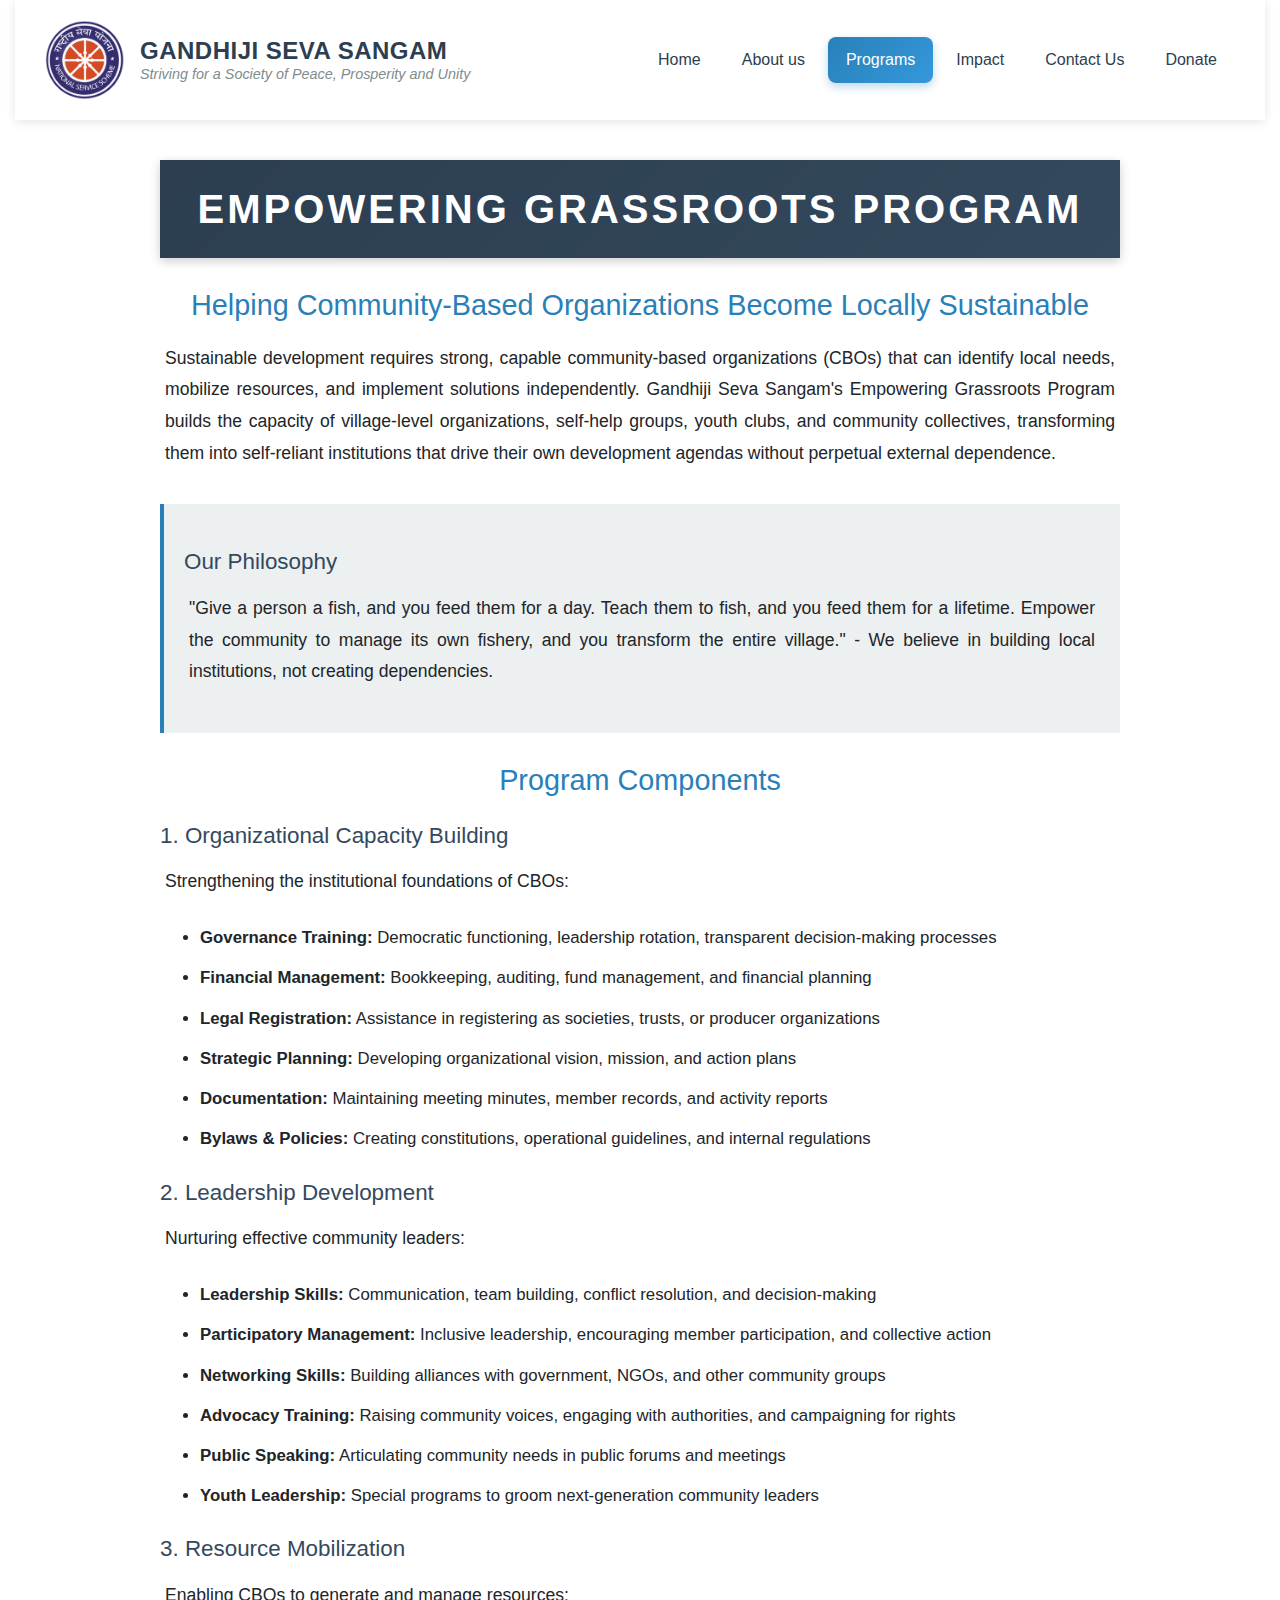
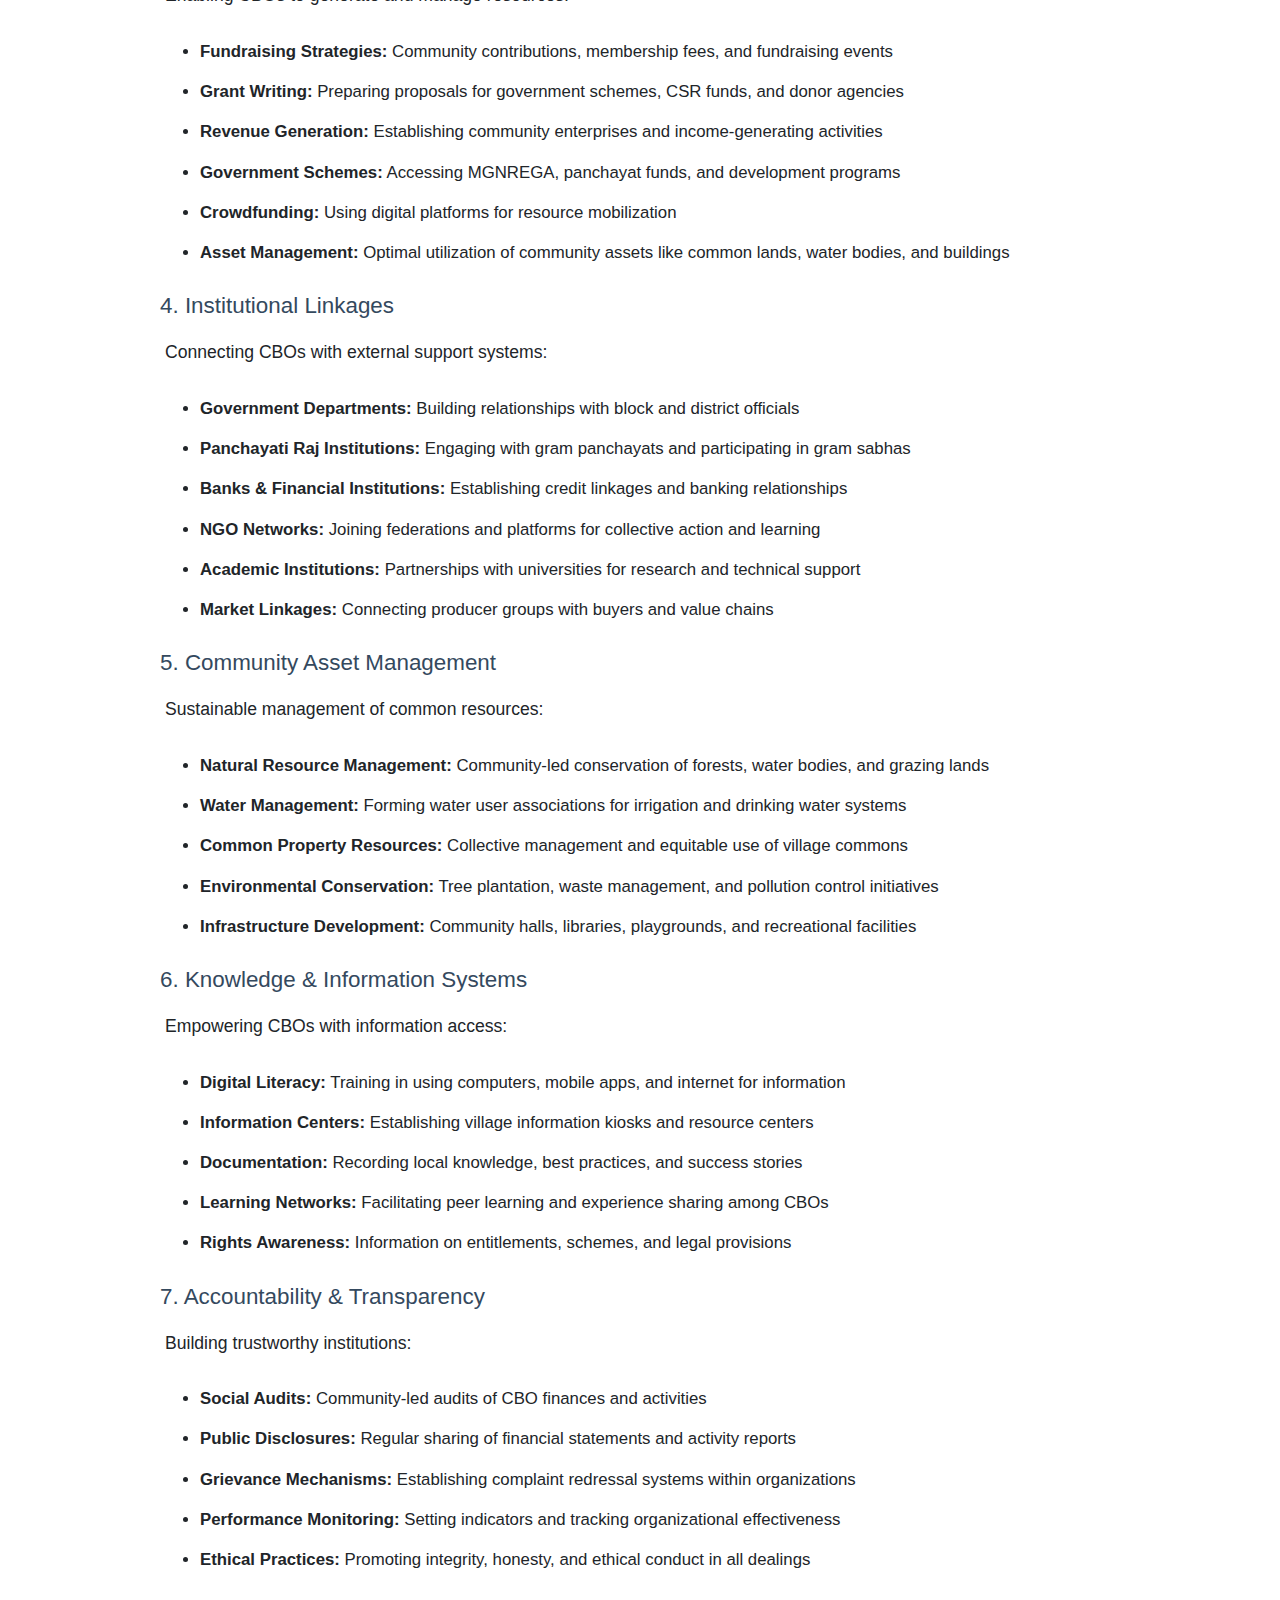
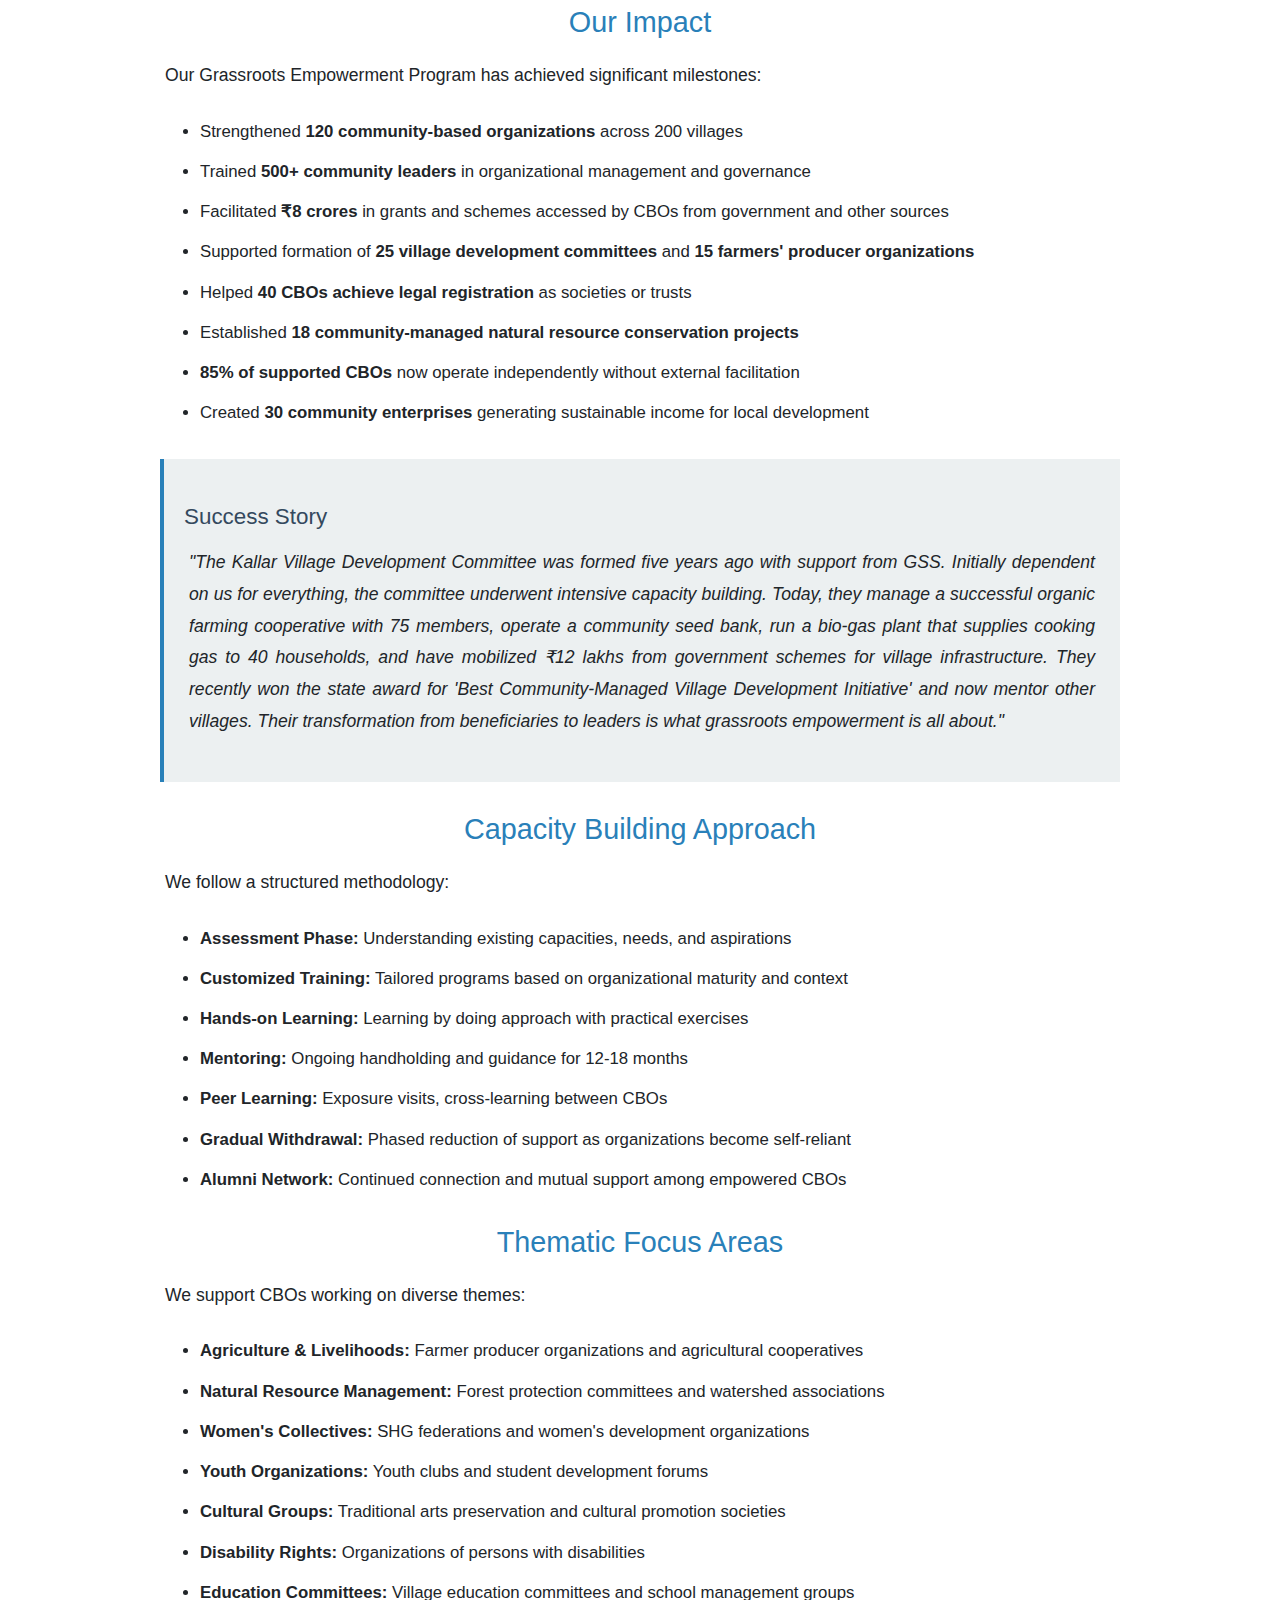
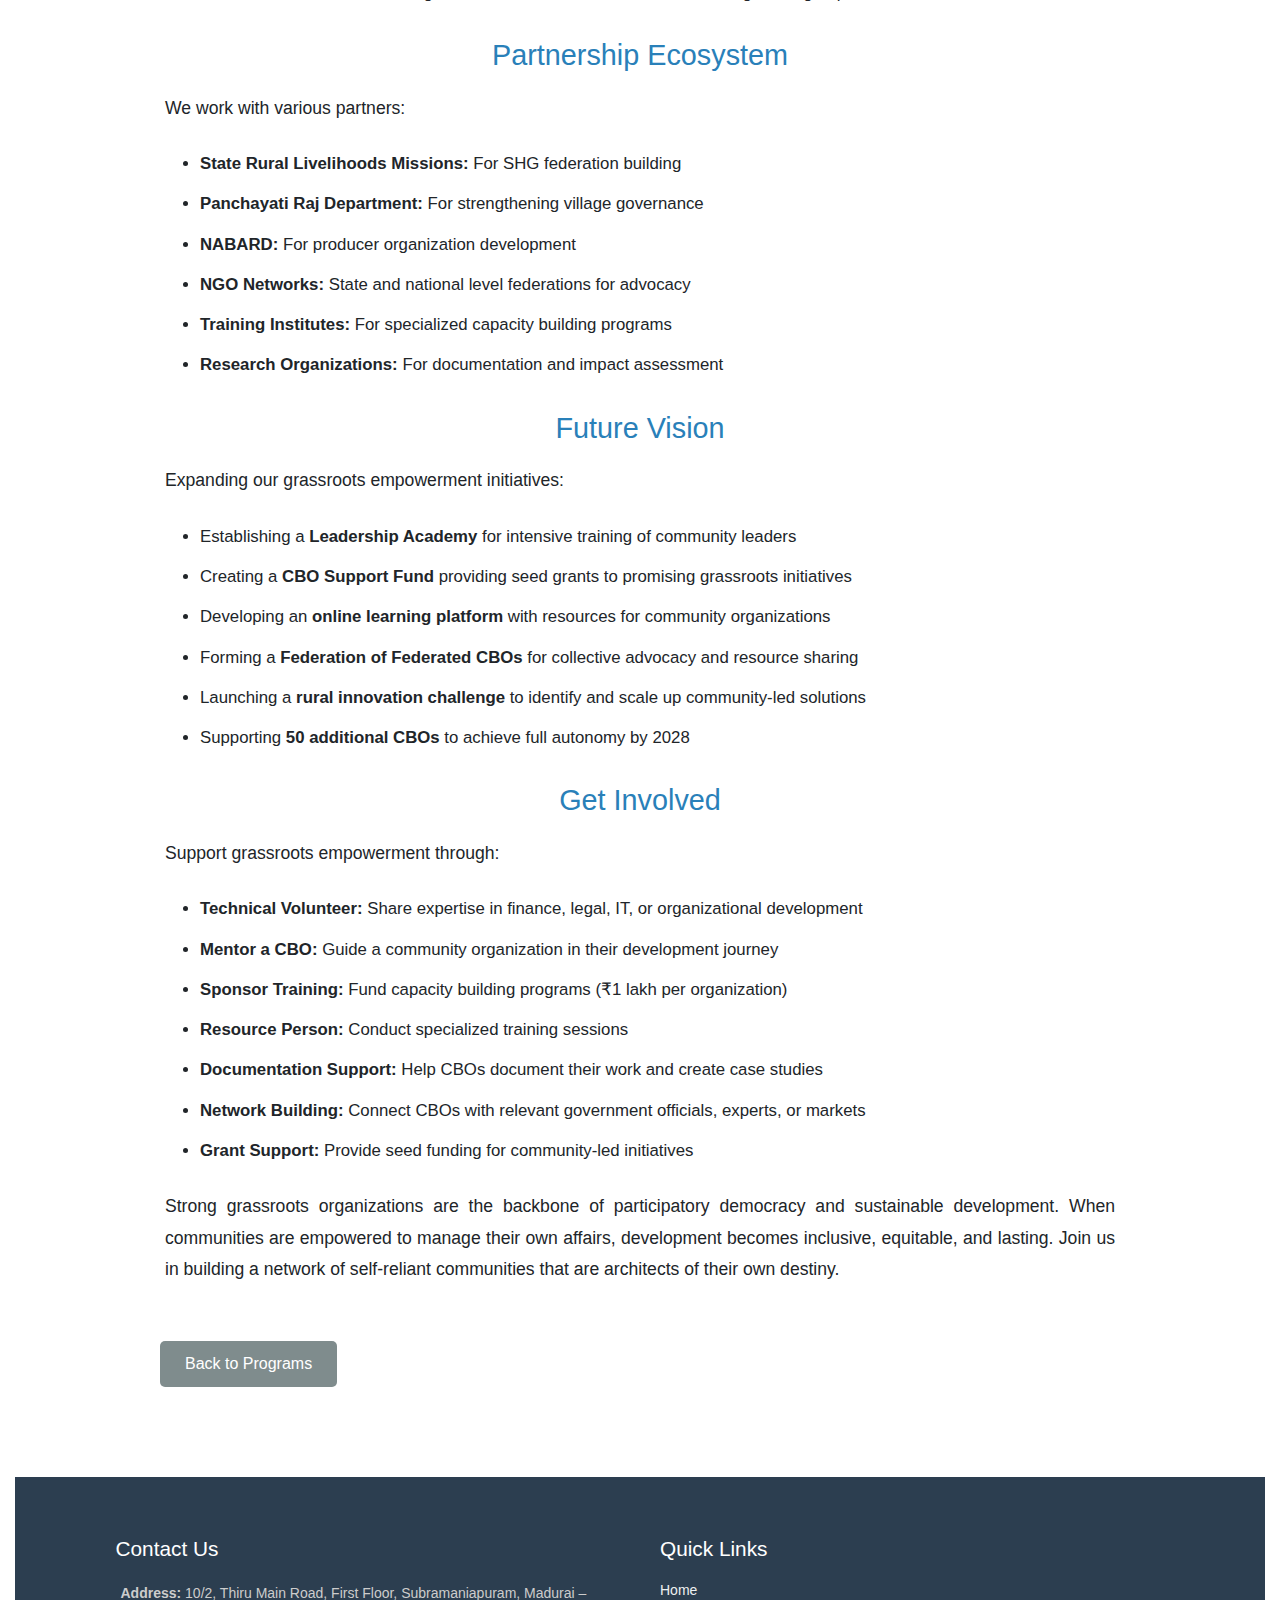
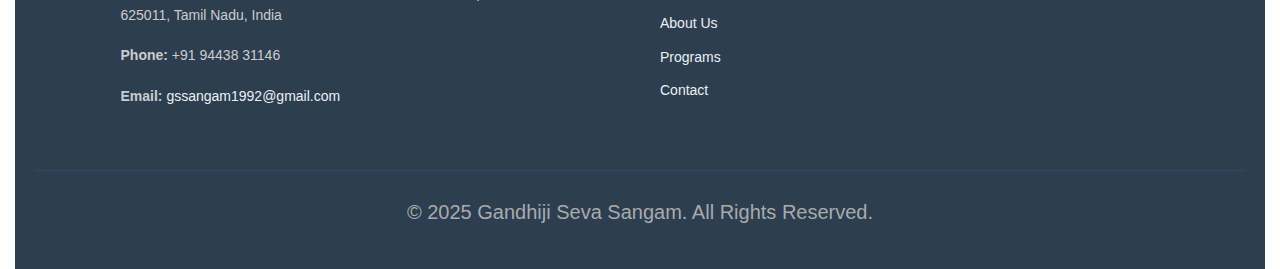
<file: programs/grassroots.html>
<!DOCTYPE html>
<html lang="en">
<head>
    <meta charset="utf-8">
    <meta http-equiv="X-UA-Compatible" content="IE=edge">
    <meta name="viewport" content="width=device-width, initial-scale=1">
    <title>Empowering Grassroots Program - Gandhiji Seva Sangam</title>
    <meta name="description" content="GSS Empowering Grassroots Program - strengthening community-based organizations to become self-sustaining and effective agents of local development.">
    <link rel="icon" type="image/png" href="../Images/NSS-symbol copy.png">
    <!-- Bootstrap -->
    <link href="../css/bootstrap-4.3.1.css" rel="stylesheet">
    <!-- Custom Styles -->
    <link href="../css/style.css" rel="stylesheet">
</head>
<body>
    <div class="container-fluid">
        <nav class="navbar navbar-expand-lg navbar-light bg-light">
            <a class="navbar-brand" href="../index.html">
                <img src="../Images/NSS-symbol copy.png" alt="Gandhiji Seva Sangam Logo" width="80" height="80">
                <div class="brand-text">
                    <h3>GANDHIJI SEVA SANGAM</h3>
                    <h4>Striving for a Society of Peace, Prosperity and Unity</h4>
                </div>
            </a>
            <button class="navbar-toggler" type="button" data-toggle="collapse" data-target="#navbarNav" aria-controls="navbarNav" aria-expanded="false" aria-label="Toggle navigation">
                <span class="navbar-toggler-icon"></span>
            </button>
            <div class="collapse navbar-collapse" id="navbarNav">
                <ul class="navbar-nav ml-auto">
                    <li class="nav-item"><a class="nav-link" href="../index.html#home">Home</a></li>
                    <li class="nav-item"><a class="nav-link" href="../index.html#about">About us</a></li>
                    <li class="nav-item active"><a class="nav-link" href="../index.html#programs">Programs</a></li>
                    <li class="nav-item"><a class="nav-link" href="../index.html#impact">Impact</a></li>
                    <li class="nav-item"><a class="nav-link" href="../index.html#contact">Contact Us</a></li>
                    <li class="nav-item"><a class="nav-link" href="../index.html#donate">Donate</a></li>
                </ul>
            </div>
        </nav>

        <div class="program-detail">
            <h1>EMPOWERING GRASSROOTS PROGRAM</h1>
            <h2>Helping Community-Based Organizations Become Locally Sustainable</h2>

            <p>Sustainable development requires strong, capable community-based organizations (CBOs) that can identify local needs, mobilize resources, and implement solutions independently. Gandhiji Seva Sangam's Empowering Grassroots Program builds the capacity of village-level organizations, self-help groups, youth clubs, and community collectives, transforming them into self-reliant institutions that drive their own development agendas without perpetual external dependence.</p>

            <div class="program-highlight">
                <h3>Our Philosophy</h3>
                <p>"Give a person a fish, and you feed them for a day. Teach them to fish, and you feed them for a lifetime. Empower the community to manage its own fishery, and you transform the entire village." - We believe in building local institutions, not creating dependencies.</p>
            </div>

            <h2>Program Components</h2>

            <h3>1. Organizational Capacity Building</h3>
            <p>Strengthening the institutional foundations of CBOs:</p>
            <ul>
                <li><strong>Governance Training:</strong> Democratic functioning, leadership rotation, transparent decision-making processes</li>
                <li><strong>Financial Management:</strong> Bookkeeping, auditing, fund management, and financial planning</li>
                <li><strong>Legal Registration:</strong> Assistance in registering as societies, trusts, or producer organizations</li>
                <li><strong>Strategic Planning:</strong> Developing organizational vision, mission, and action plans</li>
                <li><strong>Documentation:</strong> Maintaining meeting minutes, member records, and activity reports</li>
                <li><strong>Bylaws & Policies:</strong> Creating constitutions, operational guidelines, and internal regulations</li>
            </ul>

            <h3>2. Leadership Development</h3>
            <p>Nurturing effective community leaders:</p>
            <ul>
                <li><strong>Leadership Skills:</strong> Communication, team building, conflict resolution, and decision-making</li>
                <li><strong>Participatory Management:</strong> Inclusive leadership, encouraging member participation, and collective action</li>
                <li><strong>Networking Skills:</strong> Building alliances with government, NGOs, and other community groups</li>
                <li><strong>Advocacy Training:</strong> Raising community voices, engaging with authorities, and campaigning for rights</li>
                <li><strong>Public Speaking:</strong> Articulating community needs in public forums and meetings</li>
                <li><strong>Youth Leadership:</strong> Special programs to groom next-generation community leaders</li>
            </ul>

            <h3>3. Resource Mobilization</h3>
            <p>Enabling CBOs to generate and manage resources:</p>
            <ul>
                <li><strong>Fundraising Strategies:</strong> Community contributions, membership fees, and fundraising events</li>
                <li><strong>Grant Writing:</strong> Preparing proposals for government schemes, CSR funds, and donor agencies</li>
                <li><strong>Revenue Generation:</strong> Establishing community enterprises and income-generating activities</li>
                <li><strong>Government Schemes:</strong> Accessing MGNREGA, panchayat funds, and development programs</li>
                <li><strong>Crowdfunding:</strong> Using digital platforms for resource mobilization</li>
                <li><strong>Asset Management:</strong> Optimal utilization of community assets like common lands, water bodies, and buildings</li>
            </ul>

            <h3>4. Institutional Linkages</h3>
            <p>Connecting CBOs with external support systems:</p>
            <ul>
                <li><strong>Government Departments:</strong> Building relationships with block and district officials</li>
                <li><strong>Panchayati Raj Institutions:</strong> Engaging with gram panchayats and participating in gram sabhas</li>
                <li><strong>Banks & Financial Institutions:</strong> Establishing credit linkages and banking relationships</li>
                <li><strong>NGO Networks:</strong> Joining federations and platforms for collective action and learning</li>
                <li><strong>Academic Institutions:</strong> Partnerships with universities for research and technical support</li>
                <li><strong>Market Linkages:</strong> Connecting producer groups with buyers and value chains</li>
            </ul>

            <h3>5. Community Asset Management</h3>
            <p>Sustainable management of common resources:</p>
            <ul>
                <li><strong>Natural Resource Management:</strong> Community-led conservation of forests, water bodies, and grazing lands</li>
                <li><strong>Water Management:</strong> Forming water user associations for irrigation and drinking water systems</li>
                <li><strong>Common Property Resources:</strong> Collective management and equitable use of village commons</li>
                <li><strong>Environmental Conservation:</strong> Tree plantation, waste management, and pollution control initiatives</li>
                <li><strong>Infrastructure Development:</strong> Community halls, libraries, playgrounds, and recreational facilities</li>
            </ul>

            <h3>6. Knowledge & Information Systems</h3>
            <p>Empowering CBOs with information access:</p>
            <ul>
                <li><strong>Digital Literacy:</strong> Training in using computers, mobile apps, and internet for information</li>
                <li><strong>Information Centers:</strong> Establishing village information kiosks and resource centers</li>
                <li><strong>Documentation:</strong> Recording local knowledge, best practices, and success stories</li>
                <li><strong>Learning Networks:</strong> Facilitating peer learning and experience sharing among CBOs</li>
                <li><strong>Rights Awareness:</strong> Information on entitlements, schemes, and legal provisions</li>
            </ul>

            <h3>7. Accountability & Transparency</h3>
            <p>Building trustworthy institutions:</p>
            <ul>
                <li><strong>Social Audits:</strong> Community-led audits of CBO finances and activities</li>
                <li><strong>Public Disclosures:</strong> Regular sharing of financial statements and activity reports</li>
                <li><strong>Grievance Mechanisms:</strong> Establishing complaint redressal systems within organizations</li>
                <li><strong>Performance Monitoring:</strong> Setting indicators and tracking organizational effectiveness</li>
                <li><strong>Ethical Practices:</strong> Promoting integrity, honesty, and ethical conduct in all dealings</li>
            </ul>

            <h2>Our Impact</h2>
            <p>Our Grassroots Empowerment Program has achieved significant milestones:</p>
            <ul>
                <li>Strengthened <strong>120 community-based organizations</strong> across 200 villages</li>
                <li>Trained <strong>500+ community leaders</strong> in organizational management and governance</li>
                <li>Facilitated <strong>₹8 crores</strong> in grants and schemes accessed by CBOs from government and other sources</li>
                <li>Supported formation of <strong>25 village development committees</strong> and <strong>15 farmers' producer organizations</strong></li>
                <li>Helped <strong>40 CBOs achieve legal registration</strong> as societies or trusts</li>
                <li>Established <strong>18 community-managed natural resource conservation projects</strong></li>
                <li><strong>85% of supported CBOs</strong> now operate independently without external facilitation</li>
                <li>Created <strong>30 community enterprises</strong> generating sustainable income for local development</li>
            </ul>

            <div class="program-highlight">
                <h3>Success Story</h3>
                <p><em>"The Kallar Village Development Committee was formed five years ago with support from GSS. Initially dependent on us for everything, the committee underwent intensive capacity building. Today, they manage a successful organic farming cooperative with 75 members, operate a community seed bank, run a bio-gas plant that supplies cooking gas to 40 households, and have mobilized ₹12 lakhs from government schemes for village infrastructure. They recently won the state award for 'Best Community-Managed Village Development Initiative' and now mentor other villages. Their transformation from beneficiaries to leaders is what grassroots empowerment is all about."</em></p>
            </div>

            <h2>Capacity Building Approach</h2>
            <p>We follow a structured methodology:</p>
            <ul>
                <li><strong>Assessment Phase:</strong> Understanding existing capacities, needs, and aspirations</li>
                <li><strong>Customized Training:</strong> Tailored programs based on organizational maturity and context</li>
                <li><strong>Hands-on Learning:</strong> Learning by doing approach with practical exercises</li>
                <li><strong>Mentoring:</strong> Ongoing handholding and guidance for 12-18 months</li>
                <li><strong>Peer Learning:</strong> Exposure visits, cross-learning between CBOs</li>
                <li><strong>Gradual Withdrawal:</strong> Phased reduction of support as organizations become self-reliant</li>
                <li><strong>Alumni Network:</strong> Continued connection and mutual support among empowered CBOs</li>
            </ul>

            <h2>Thematic Focus Areas</h2>
            <p>We support CBOs working on diverse themes:</p>
            <ul>
                <li><strong>Agriculture & Livelihoods:</strong> Farmer producer organizations and agricultural cooperatives</li>
                <li><strong>Natural Resource Management:</strong> Forest protection committees and watershed associations</li>
                <li><strong>Women's Collectives:</strong> SHG federations and women's development organizations</li>
                <li><strong>Youth Organizations:</strong> Youth clubs and student development forums</li>
                <li><strong>Cultural Groups:</strong> Traditional arts preservation and cultural promotion societies</li>
                <li><strong>Disability Rights:</strong> Organizations of persons with disabilities</li>
                <li><strong>Education Committees:</strong> Village education committees and school management groups</li>
            </ul>

            <h2>Partnership Ecosystem</h2>
            <p>We work with various partners:</p>
            <ul>
                <li><strong>State Rural Livelihoods Missions:</strong> For SHG federation building</li>
                <li><strong>Panchayati Raj Department:</strong> For strengthening village governance</li>
                <li><strong>NABARD:</strong> For producer organization development</li>
                <li><strong>NGO Networks:</strong> State and national level federations for advocacy</li>
                <li><strong>Training Institutes:</strong> For specialized capacity building programs</li>
                <li><strong>Research Organizations:</strong> For documentation and impact assessment</li>
            </ul>

            <h2>Future Vision</h2>
            <p>Expanding our grassroots empowerment initiatives:</p>
            <ul>
                <li>Establishing a <strong>Leadership Academy</strong> for intensive training of community leaders</li>
                <li>Creating a <strong>CBO Support Fund</strong> providing seed grants to promising grassroots initiatives</li>
                <li>Developing an <strong>online learning platform</strong> with resources for community organizations</li>
                <li>Forming a <strong>Federation of Federated CBOs</strong> for collective advocacy and resource sharing</li>
                <li>Launching a <strong>rural innovation challenge</strong> to identify and scale up community-led solutions</li>
                <li>Supporting <strong>50 additional CBOs</strong> to achieve full autonomy by 2028</li>
            </ul>

            <h2>Get Involved</h2>
            <p>Support grassroots empowerment through:</p>
            <ul>
                <li><strong>Technical Volunteer:</strong> Share expertise in finance, legal, IT, or organizational development</li>
                <li><strong>Mentor a CBO:</strong> Guide a community organization in their development journey</li>
                <li><strong>Sponsor Training:</strong> Fund capacity building programs (₹1 lakh per organization)</li>
                <li><strong>Resource Person:</strong> Conduct specialized training sessions</li>
                <li><strong>Documentation Support:</strong> Help CBOs document their work and create case studies</li>
                <li><strong>Network Building:</strong> Connect CBOs with relevant government officials, experts, or markets</li>
                <li><strong>Grant Support:</strong> Provide seed funding for community-led initiatives</li>
            </ul>

            <p>Strong grassroots organizations are the backbone of participatory democracy and sustainable development. When communities are empowered to manage their own affairs, development becomes inclusive, equitable, and lasting. Join us in building a network of self-reliant communities that are architects of their own destiny.</p>

            <a href="../index.html#programs" class="btn-back">Back to Programs</a>
        </div>

        <footer class="footer">
            <div class="footer-container">
                <div class="footer-box">
                    <h3>Contact Us</h3>
                    <p><strong>Address:</strong> 10/2, Thiru Main Road, First Floor, Subramaniapuram, Madurai – 625011, Tamil Nadu, India</p>
                    <p><strong>Phone:</strong> +91 94438 31146</p>
                    <p><strong>Email:</strong> <a href="mailto:gssangam1992@gmail.com" class="footer-link">gssangam1992@gmail.com</a></p>
                </div>
                <div class="footer-box">
                    <h3>Quick Links</h3>
                    <ul>
                        <li><a href="../index.html#home">Home</a></li>
                        <li><a href="../index.html#about">About Us</a></li>
                        <li><a href="../index.html#programs">Programs</a></li>
                        <li><a href="../index.html#contact">Contact</a></li>
                    </ul>
                </div>
            </div>
            <div class="footer-bottom">
                <p>© 2025 Gandhiji Seva Sangam. All Rights Reserved.</p>
            </div>
        </footer>
    </div>

    <!-- Scroll to Top Button -->
    <button id="scrollToTop" title="Go to top">↑</button>

    <script src="../js/jquery-3.3.1.min.js"></script>
    <script src="../js/popper.min.js"></script>
    <script src="../js/bootstrap-4.3.1.js"></script>
    
    <!-- Scroll to Top Script -->
    <script>
      const scrollToTopBtn = document.getElementById('scrollToTop');
      window.onscroll = function() {
        if (document.body.scrollTop > 300 || document.documentElement.scrollTop > 300) {
          scrollToTopBtn.classList.add('show');
        } else {
          scrollToTopBtn.classList.remove('show');
        }
      };
      scrollToTopBtn.addEventListener('click', function() {
        window.scrollTo({ top: 0, behavior: 'smooth' });
      });
    </script>
</body>
</html>
</file>
<file: css/style.css>
body {
    font-family: 'Segoe UI', Tahoma, Geneva, Verdana, sans-serif;
    line-height: 1.6;
}

/* Enhanced Navbar Styling */
.navbar {
    padding: 15px 30px;
    box-shadow: 0 2px 10px rgba(0, 0, 0, 0.1);
    background-color: #ffffff !important;
}

.navbar-brand {
    display: flex;
    align-items: center;
    gap: 15px;
    transition: transform 0.3s;
}

.navbar-brand:hover {
    transform: scale(1.02);
}

.navbar-brand img {
    transition: transform 0.3s;
}

.navbar-brand:hover img {
    transform: rotate(5deg);
}

.brand-text h3 {
    margin: 0;
    font-size: 1.5rem;
    font-weight: bold;
    color: #2c3e50;
    letter-spacing: 0.5px;
}

.brand-text h4 {
    margin: 0;
    font-size: 0.9rem;
    color: #7f8c8d;
    font-weight: normal;
    font-style: italic;
}

/* Navigation Links Enhancement */
.navbar-nav {
    gap: 5px;
}

.nav-item {
    position: relative;
}

.nav-link {
    font-size: 1rem;
    font-weight: 500;
    color: #2c3e50 !important;
    padding: 10px 18px !important;
    border-radius: 8px;
    transition: all 0.3s ease;
    position: relative;
}

.nav-link:hover {
    background-color: #e8f4f8;
    color: #2980b9 !important;
    transform: translateY(-2px);
}

.nav-link::after {
    content: '';
    position: absolute;
    bottom: 5px;
    left: 50%;
    transform: translateX(-50%) scaleX(0);
    width: 70%;
    height: 2px;
    background: linear-gradient(90deg, #2980b9, #3498db);
    transition: transform 0.3s ease;
}

.nav-link:hover::after {
    transform: translateX(-50%) scaleX(1);
}

.nav-item.active .nav-link {
    background: linear-gradient(135deg, #2980b9 0%, #3498db 100%);
    color: #ffffff !important;
    box-shadow: 0 4px 10px rgba(41, 128, 185, 0.3);
}

.nav-item.active .nav-link::after {
    display: none;
}

/* Mobile Toggle Button */
.navbar-toggler {
    border: 2px solid #2980b9;
    padding: 8px 12px;
    border-radius: 8px;
}

.navbar-toggler:focus {
    box-shadow: 0 0 0 3px rgba(41, 128, 185, 0.2);
}

.navbar-toggler-icon {
    background-image: url("data:image/svg+xml,%3csvg xmlns='http://www.w3.org/2000/svg' viewBox='0 0 30 30'%3e%3cpath stroke='rgba(41, 128, 185, 1)' stroke-linecap='round' stroke-miterlimit='10' stroke-width='2' d='M4 7h22M4 15h22M4 23h22'/%3e%3c/svg%3e");
}

/* Responsive Menu */
@media (max-width: 991px) {
    .navbar-nav {
        padding: 15px 0;
        gap: 8px;
    }
    
    .nav-link {
        padding: 12px 20px !important;
        margin: 3px 0;
    }
    
    .nav-item.active .nav-link {
        border-radius: 8px;
    }
}

h1 {
    text-align: center;
    margin: 0;
    padding: 25px 0;
    color: #ffffff;
    font-weight: bold;
    font-size: 2.5rem;
    background: linear-gradient(135deg, #2c3e50 0%, #34495e 100%);
    text-transform: uppercase;
    letter-spacing: 3px;
    box-shadow: 0 3px 10px rgba(0, 0, 0, 0.2);
}

.who {
    font-size: 1.1rem;
    text-align: justify;
    padding: 0 15px;
    margin-bottom: 30px;
}

/* Enhanced About Section */
.about-content {
    max-width: 1200px;
    margin: 0 auto;
    padding: 50px 20px;
}

.about-intro {
    text-align: center;
    margin-bottom: 50px;
}

.who-intro {
    font-size: 1.25rem;
    line-height: 1.9;
    color: #2c3e50;
    max-width: 900px;
    margin: 0 auto;
    padding: 30px;
    background: linear-gradient(135deg, #f8f9fa 0%, #e9ecef 100%);
    border-radius: 15px;
    box-shadow: 0 5px 20px rgba(0, 0, 0, 0.08);
    border-left: 5px solid #2980b9;
}

.who-intro strong {
    color: #2980b9;
    font-weight: 600;
}

/* Highlight Cards */
.about-highlights {
    display: grid;
    grid-template-columns: repeat(auto-fit, minmax(300px, 1fr));
    gap: 30px;
    margin: 50px 0;
}

.highlight-card {
    background: white;
    padding: 35px 25px;
    border-radius: 15px;
    box-shadow: 0 5px 20px rgba(0, 0, 0, 0.1);
    text-align: center;
    transition: all 0.3s ease;
    border-top: 4px solid #2980b9;
}

.highlight-card:hover {
    transform: translateY(-10px);
    box-shadow: 0 10px 30px rgba(0, 0, 0, 0.15);
    border-top-color: #3498db;
}

.highlight-icon {
    font-size: 3.5rem;
    margin-bottom: 20px;
    animation: float 3s ease-in-out infinite;
}

@keyframes float {
    0%, 100% { transform: translateY(0); }
    50% { transform: translateY(-10px); }
}

.highlight-card h3 {
    color: #2c3e50;
    font-size: 1.4rem;
    margin: 15px 0;
    font-weight: 600;
}

.highlight-card p {
    color: #666;
    font-size: 1rem;
    line-height: 1.7;
    margin: 0;
}

/* About Stats */
.about-stats {
    display: grid;
    grid-template-columns: repeat(auto-fit, minmax(200px, 1fr));
    gap: 10px;
    margin-top: 25px;
    padding: 20px 20px;
    background: linear-gradient(135deg, #e8f4f8 0%, #d5e8f0 100%);
    border-radius: 20px;
}
.stat-item {
    text-align: center;
    padding: 20px;
    background: white;
    border-radius: 15px;
    box-shadow: 0 3px 15px rgba(0, 0, 0, 0.08);
    transition: all 0.5s ease;
}

.stat-item:hover {
    transform: scale(1.10);
    box-shadow: 0 8px 25px rgba(0, 0, 0, 0.12);
}

.stat-number {
    font-size: 2.5rem;
    font-weight: bold;
    color: #2980b9;
    margin-bottom: 5px;    
}

.stat-label {
    font-size: 1rem;
    color: #555;
    font-weight: 500;
    text-transform: uppercase;
    letter-spacing: 0.5px;
}

/* Responsive Design for About Section */
@media (max-width: 768px) {
    .who-intro {
        font-size: 1.1rem;
        padding: 20px;
    }
    
    .about-highlights {
        grid-template-columns: 1fr;
    }
    
    .about-stats {
        grid-template-columns: repeat(2, 1fr);
    }
    
    .stat-number {
        font-size: 2rem;
    }
}

@media (max-width: 480px) {
    .about-stats {
        grid-template-columns: 1fr;
    }
}

#impact, #programs {
    margin: 50px 0;
}

#impact .container, #programs .programs-container {
    padding: 40px 20px;
}

.impact-gallery {
    display: inline-block;
    text-align: center;
    margin: 30px 25px;
    vertical-align: top;
    transition: transform 0.3s;
}

.impact-gallery:hover {
    transform: translateY(-10px);
}

.impact-gallery h6 {
    margin-top: 15px;
    font-weight: bold;
    color: #2c3e50;
    font-size: 1.1rem;
}

.impact-gallery img {
    width: 180px;
    height: 180px;
    object-fit: contain;
    border-radius: 10px;
    padding: 15px;
    background: #f8f9fa;
    box-shadow: 0 4px 15px rgba(0, 0, 0, 0.1);
}

.programs1 {
    color: #2980b9;
    margin-bottom: 5px;
    text-decoration: none;
}

.programs1:hover {
    color: #3498db;
    text-decoration: underline;
}

.program-description {
    text-align: left;
    max-width: 200px;
}

.footer {
    background-color: #2c3e50;
    color: white;
    padding: 40px 20px 20px;
    margin-top: 50px;
}

.footer-container {
    display: flex;
    justify-content: space-around;
    flex-wrap: wrap;
    max-width: 1200px;
    margin: 0 auto;
}

.footer-box {
    flex: 1;
    min-width: 250px;
    margin: 20px;
}

.footer-box h3 {
    color: #fff;
    margin-bottom: 15px;
    font-size: 1.3rem;
}

.footer-box p {
    margin: 8px 0;
}

.footer-box ul {
    list-style: none;
    padding: 0;
}

.footer-box ul li {
    margin: 8px 0;
}

.footer-box a {
    color: #ecf0f1;
    text-decoration: none;
    transition: color 0.3s;
}

.footer-box a:hover {
    color: #3498db;
}

.social-links {
    display: flex;
    flex-direction: column;
}

.social-links a {
    margin: 5px 0;
}

.footer-bottom {
    text-align: center;
    margin-top: 30px;
    padding-top: 20px;
    border-top: 1px solid #34495e;
}

.carousel-caption {
    background-color: rgba(0, 0, 0, 0.6);
    padding: 20px;
    border-radius: 5px;
}

.carousel-grey-bg {
    background-color: grey;
}

.footer-link {
    color: #ecf0f1;
}

/* Program Cards Section */
#programs {
    background: linear-gradient(135deg, #f5f7fa 0%, #e8ecf1 100%);
    padding: 60px 0;
}

.programs-container {
    max-width: 1400px;
    margin: 0 auto;
    padding: 40px 20px;
    display: grid;
    grid-template-columns: repeat(auto-fit, minmax(350px, 1fr));
    gap: 35px;
    justify-items: center;
}

.program-card {
    position: relative;
    width: 100%;
    max-width: 380px;
    padding: 35px 30px 30px;
    background: #ffffff;
    border-radius: 20px;
    box-shadow: 0 8px 30px rgba(0, 0, 0, 0.08);
    transition: all 0.4s cubic-bezier(0.165, 0.84, 0.44, 1);
    overflow: hidden;
    border: 2px solid transparent;
}

.program-card::before {
    content: '';
    position: absolute;
    top: 0;
    left: 0;
    right: 0;
    height: 5px;
    background: linear-gradient(90deg, #2980b9 0%, #3498db 100%);
    transform: scaleX(0);
    transition: transform 0.4s ease;
}

.program-card:hover::before {
    transform: scaleX(1);
}

.program-card:hover {
    transform: translateY(-12px);
    box-shadow: 0 20px 50px rgba(0, 0, 0, 0.15);
    border-color: rgba(52, 152, 219, 0.2);
}

/* Category Tags */
.program-tag {
    position: absolute;
    top: 15px;
    right: 20px;
    padding: 5px 12px;
    border-radius: 20px;
    font-size: 0.75rem;
    font-weight: 600;
    text-transform: uppercase;
    letter-spacing: 0.5px;
    color: white;
    z-index: 1;
}

.tag-education { background: linear-gradient(135deg, #f39c12 0%, #f1c40f 100%); }
.tag-healthcare { background: linear-gradient(135deg, #a8be8b 0%, #7c8d65 100%); }
.tag-women { background: linear-gradient(135deg, #ff81c6 0%, #ff35a4 100%); }
.tag-livelihood { background: linear-gradient(135deg, #e67e22 0%, #d35400 100%); }
.tag-youth { background: linear-gradient(135deg, #abd2da 0%, #3aa4b2 100%); }
.tag-environment { background: linear-gradient(135deg, #27ae60 0%, #229954 100%); }
.tag-disaster { background: linear-gradient(135deg, #e74c3c 0%, #c0392b 100%); }

/* Icon Wrapper with Colored Circles */
.program-icon-wrapper {
    width: 90px;
    height: 90px;
    margin: 0 auto 25px;
    border-radius: 50%;
    display: flex;
    align-items: center;
    justify-content: center;
    position: relative;
    transition: all 0.4s ease;
    box-shadow: 0 5px 20px rgba(0, 0, 0, 0.1);
}

.program-card:hover .program-icon-wrapper {
    transform: scale(1.1) rotate(5deg);
    box-shadow: 0 8px 30px rgba(0, 0, 0, 0.15);
}

.icon-education { background: linear-gradient(135deg, #ffeaa7 0%, #fdcb6e 100%); }
.icon-healthcare { background: linear-gradient(135deg, #d5dec5 0%, #c0cfa8 100%); }
.icon-women { background: linear-gradient(135deg,#f4f1f9 0%, #e9e3f1 100%); }
.icon-livelihood { background: linear-gradient(135deg, #ffeaa7 0%, #fab1a0 100%); }
.icon-environment { background: linear-gradient(135deg, #c8e6c9 0%, #a5d6a7 100%); }
.icon-disaster { background: linear-gradient(135deg, #b8daff 0%, #92c9ff 100%); }
.icon-youth { background: linear-gradient(135deg, #b8daff 0%, #92c9ff 100%); }

.program-icon {
    width: 50px;
    height: 50px;
    object-fit: contain;
    filter: drop-shadow(0 2px 4px rgba(0, 0, 0, 0.1));
}

/* Program Card Typography */
.program-card h3 {
    font-size: 1.4rem;
    font-weight: 700;
    margin: 0 0 15px 0;
    text-transform: uppercase;
    text-align: center;
    letter-spacing: 1px;
    transition: all 0.3s ease;
}

.program-card:hover h3 {
    transform: scale(1.05);
}

.program-card h3.education { color: #f39c12; }
.program-card h3.healthcare { color: #7c8d65; }
.program-card h3.women { color: #ff35a4; }
.program-card h3.livelihood { color: #e67e22; }
.program-card h3.grassroots { color: #27ae60; }
.program-card h3.disaster { color: #e74c3c; }
.program-card h3.youth { color: #3aa4b2; }

.program-card p {
    font-size: 1.05rem;
    color: #666;
    line-height: 1.7;
    margin-bottom: 25px;
    text-align: center;
    min-height: 60px;
}

/* Enhanced Read More Button */
.btn-read-more {
    display: flex;
    align-items: center;
    justify-content: center;
    gap: 10px;
    width: 100%;
    padding: 14px 28px;
    background: linear-gradient(135deg, #2980b9 0%, #3498db 100%);
    color: white;
    text-decoration: none;
    border-radius: 12px;
    transition: all 0.3s ease;
    font-weight: 600;
    font-size: 1rem;
    text-transform: uppercase;
    letter-spacing: 0.5px;
    box-shadow: 0 4px 15px rgba(41, 128, 185, 0.3);
    position: relative;
    overflow: hidden;
}

.btn-read-more::before {
    content: '';
    position: absolute;
    top: 0;
    left: -100%;
    width: 100%;
    height: 100%;
    background: linear-gradient(90deg, transparent, rgba(255,255,255,0.3), transparent);
    transition: left 0.5s ease;
}

.btn-read-more:hover::before {
    left: 100%;
}

.btn-read-more svg {
    transition: transform 0.3s ease;
}

.btn-read-more:hover {
    background: linear-gradient(135deg, #3498db 0%, #5dade2 100%);
    color: white;
    text-decoration: none;
    transform: translateY(-2px);
    box-shadow: 0 6px 25px rgba(41, 128, 185, 0.4);
}

.btn-read-more:hover svg {
    transform: translateX(5px);
}

/* Responsive adjustments */
@media (max-width: 768px) {
    .programs-container {
        grid-template-columns: 1fr;
        gap: 25px;
        padding: 30px 15px;
    }
    
    .program-card {
        max-width: 100%;
    }
}

/* Program Detail Page */
.program-detail {
    max-width: 1000px;
    margin: 0 auto;
    padding: 40px 20px;
}

.program-detail h1 {
    color: #ffffff;
    margin-bottom: 0;
    margin-top: 0;
    padding: 25px 0;
    background: linear-gradient(135deg, #2c3e50 0%, #34495e 100%);
    text-align: center;
    font-size: 2.5rem;
    text-transform: uppercase;
    letter-spacing: 3px;
    box-shadow: 0 3px 10px rgba(0, 0, 0, 0.2);
}

.program-detail h2 {
    color: #2980b9;
    margin-top: 30px;
    margin-bottom: 15px;
    font-size: 1.8rem;
}

.program-detail h3 {
    color: #34495e;
    margin-top: 25px;
    margin-bottom: 12px;
    font-size: 1.4rem;
}

.program-detail p {
    font-size: 1.1rem;
    line-height: 1.8;
    margin-bottom: 20px;
    text-align: justify;
}

.program-detail ul {
    margin-bottom: 20px;
}

.program-detail li {
    font-size: 1.05rem;
    line-height: 1.8;
    margin-bottom: 10px;
}

.program-highlight {
    background-color: #ecf0f1;
    padding: 20px;
    border-left: 4px solid #2980b9;
    margin: 30px 0;
}

.btn-back {
    display: inline-block;
    padding: 10px 25px;
    background-color: #7f8c8d;
    color: white;
    text-decoration: none;
    border-radius: 5px;
    margin-top: 30px;
    transition: background-color 0.3s;
}

.btn-back:hover {
    background-color: #95a5a6;
    color: white;
    text-decoration: none;
}

/* Scroll to Top Button */
#scrollToTop {
    position: fixed;
    bottom: 30px;
    right: 30px;
    width: 50px;
    height: 50px;
    background: linear-gradient(135deg, #2980b9 0%, #3498db 100%);
    color: white;
    border: none;
    border-radius: 50%;
    cursor: pointer;
    display: none;
    align-items: center;
    justify-content: center;
    font-size: 24px;
    box-shadow: 0 4px 15px rgba(0, 0, 0, 0.3);
    z-index: 1000;
    transition: all 0.3s ease;
}

#scrollToTop:hover {
    background: linear-gradient(135deg, #3498db 0%, #2980b9 100%);
    transform: translateY(-5px);
    box-shadow: 0 6px 20px rgba(0, 0, 0, 0.4);
}

#scrollToTop.show {
    display: flex;
}

/* Donate Page Styles */
.donate-page {
    max-width: 1200px;
    margin: 0 auto;
    padding: 40px 20px;
}

.donate-intro {
    text-align: center;
    max-width: 900px;
    margin: 30px auto 50px;
    font-size: 1.15rem;
    line-height: 1.8;
    color: #555;
}

.donation-options {
    margin: 50px 0;
}

.donation-options h2,
.custom-donation h2,
.payment-methods h2,
.tax-benefits h2,
.other-ways h2,
.transparency h2,
.gratitude h2 {
    text-align: center;
    color: #2c3e50;
    font-size: 2rem;
    margin-bottom: 40px;
    position: relative;
    padding-bottom: 15px;
}

.donation-options h2::after,
.custom-donation h2::after,
.payment-methods h2::after,
.tax-benefits h2::after,
.other-ways h2::after,
.transparency h2::after,
.gratitude h2::after {
    content: '';
    position: absolute;
    bottom: 0;
    left: 50%;
    transform: translateX(-50%);
    width: 80px;
    height: 3px;
    background: linear-gradient(90deg, #2980b9, #3498db);
}

.donation-card {
    background: #fff;
    border-radius: 15px;
    padding: 30px 25px;
    text-align: center;
    box-shadow: 0 5px 20px rgba(0, 0, 0, 0.1);
    transition: all 0.3s ease;
    margin-bottom: 30px;
    position: relative;
    border: 2px solid transparent;
}

.donation-card:hover {
    transform: translateY(-10px);
    box-shadow: 0 10px 30px rgba(0, 0, 0, 0.15);
    border-color: #3498db;
}

.donation-card.featured {
    border: 2px solid #f39c12;
    background: linear-gradient(135deg, #fff9e6 0%, #ffffff 100%);
}

.ribbon {
    position: absolute;
    top: 15px;
    right: -5px;
    background: #f39c12;
    color: white;
    padding: 5px 15px;
    font-size: 0.85rem;
    font-weight: bold;
    border-radius: 3px 0 0 3px;
    box-shadow: 0 2px 5px rgba(0, 0, 0, 0.2);
}

.donation-icon {
    font-size: 3.5rem;
    margin-bottom: 15px;
}

.donation-card h3 {
    color: #2980b9;
    font-size: 2rem;
    font-weight: bold;
    margin: 10px 0;
}

.donation-card h4 {
    color: #2c3e50;
    font-size: 1.3rem;
    margin: 10px 0 15px;
    font-weight: 600;
}

.donation-card p {
    color: #666;
    font-size: 1rem;
    line-height: 1.6;
}

/* Custom Donation Section */
.custom-donation {
    background: linear-gradient(135deg, #e8f4f8 0%, #f0f8ff 100%);
    padding: 50px 30px;
    border-radius: 20px;
    margin: 60px 0;
    text-align: center;
}

.custom-donation p {
    font-size: 1.1rem;
    color: #555;
    margin-bottom: 30px;
}

.custom-amount-section {
    max-width: 700px;
    margin: 0 auto;
}

.amount-buttons {
    display: flex;
    justify-content: center;
    flex-wrap: wrap;
    gap: 15px;
    margin-bottom: 25px;
}

.amount-btn {
    padding: 12px 30px;
    font-size: 1.1rem;
    font-weight: 600;
    border: 2px solid #2980b9;
    background: white;
    color: #2980b9;
    border-radius: 50px;
    cursor: pointer;
    transition: all 0.3s ease;
}

.amount-btn:hover,
.amount-btn.selected {
    background: linear-gradient(135deg, #2980b9 0%, #3498db 100%);
    color: white;
    transform: scale(1.05);
    box-shadow: 0 5px 15px rgba(41, 128, 185, 0.3);
}

.custom-input-group {
    position: relative;
    max-width: 400px;
    margin: 0 auto;
}

.rupee-symbol {
    position: absolute;
    left: 20px;
    top: 50%;
    transform: translateY(-50%);
    font-size: 1.5rem;
    font-weight: bold;
    color: #2980b9;
}

.custom-amount-input {
    width: 100%;
    padding: 15px 20px 15px 50px;
    font-size: 1.2rem;
    border: 2px solid #2980b9;
    border-radius: 50px;
    text-align: center;
    transition: all 0.3s ease;
}

.custom-amount-input:focus {
    outline: none;
    border-color: #3498db;
    box-shadow: 0 0 0 4px rgba(41, 128, 185, 0.1);
}

/* Payment Methods */
.payment-methods {
    margin: 60px 0;
}

.payment-grid {
    display: grid;
    grid-template-columns: repeat(auto-fit, minmax(280px, 1fr));
    gap: 25px;
    margin-top: 30px;
}

.payment-card {
    background: white;
    border-radius: 15px;
    padding: 30px;
    box-shadow: 0 5px 20px rgba(0, 0, 0, 0.1);
    transition: all 0.3s ease;
}

.payment-card:hover {
    transform: translateY(-5px);
    box-shadow: 0 10px 30px rgba(0, 0, 0, 0.15);
}

.payment-card h3 {
    color: #2c3e50;
    font-size: 1.4rem;
    margin-bottom: 20px;
    border-bottom: 2px solid #e8f4f8;
    padding-bottom: 10px;
}

.bank-details p,
.upi-details p {
    margin: 10px 0;
    color: #555;
}

.qr-code-placeholder {
    text-align: center;
    margin-top: 20px;
}

.qr-box {
    width: 150px;
    height: 150px;
    border: 3px dashed #2980b9;
    border-radius: 10px;
    margin: 15px auto;
    display: flex;
    align-items: center;
    justify-content: center;
    background: #f8f9fa;
    font-weight: bold;
    color: #2980b9;
}

.btn-donate-now {
    width: 100%;
    padding: 15px;
    font-size: 1.1rem;
    font-weight: 600;
    background: linear-gradient(135deg, #27ae60 0%, #2ecc71 100%);
    color: white;
    border: none;
    border-radius: 50px;
    cursor: pointer;
    margin: 20px 0 10px;
    transition: all 0.3s ease;
}

.btn-donate-now:hover {
    transform: scale(1.05);
    box-shadow: 0 8px 20px rgba(39, 174, 96, 0.3);
}

.payment-note {
    text-align: center;
    font-size: 0.9rem;
    color: #7f8c8d;
    margin-top: 10px;
}

/* Tax Benefits */
.tax-benefits {
    background: linear-gradient(135deg, #e8f8f5 0%, #d5f4e6 100%);
    padding: 40px;
    border-radius: 20px;
    margin: 60px 0;
}

.tax-info {
    max-width: 800px;
    margin: 0 auto;
}

.tax-info p {
    font-size: 1.1rem;
    margin: 15px 0;
    padding-left: 10px;
    color: #2c3e50;
}

/* Other Ways to Support */
.other-ways {
    margin: 60px 0;
}

.support-card {
    background: white;
    border-radius: 15px;
    padding: 35px 25px;
    text-align: center;
    box-shadow: 0 5px 20px rgba(0, 0, 0, 0.1);
    transition: all 0.3s ease;
    margin-bottom: 30px;
    height: 100%;
}

.support-card:hover {
    transform: translateY(-8px);
    box-shadow: 0 10px 30px rgba(0, 0, 0, 0.15);
}

.support-icon {
    font-size: 3rem;
    margin-bottom: 20px;
}

.support-card h3 {
    color: #2c3e50;
    font-size: 1.5rem;
    margin: 15px 0;
}

.support-card p {
    color: #666;
    font-size: 1rem;
    line-height: 1.6;
    margin-bottom: 25px;
}

.btn-support {
    display: inline-block;
    padding: 12px 30px;
    background: linear-gradient(135deg, #2980b9 0%, #3498db 100%);
    color: white;
    text-decoration: none;
    border-radius: 50px;
    font-weight: 600;
    transition: all 0.3s ease;
}

.btn-support:hover {
    transform: scale(1.05);
    box-shadow: 0 5px 15px rgba(41, 128, 185, 0.3);
    color: white;
    text-decoration: none;
}

/* Transparency & Gratitude */
.transparency,
.gratitude {
    background: white;
    padding: 40px;
    border-radius: 20px;
    box-shadow: 0 5px 20px rgba(0, 0, 0, 0.08);
    margin: 40px 0;
    text-align: center;
}

.transparency p,
.gratitude p {
    font-size: 1.1rem;
    line-height: 1.8;
    color: #555;
    max-width: 900px;
    margin: 20px auto;
}

.transparency p strong {
    color: #2c3e50;
}

/* Responsive Design */
@media (max-width: 768px) {
    .donation-options h2,
    .custom-donation h2,
    .payment-methods h2 {
        font-size: 1.5rem;
    }
    
    .amount-buttons {
        flex-direction: column;
        align-items: center;
    }
    
    .amount-btn {
        width: 100%;
        max-width: 300px;
    }
    
    .payment-grid {
        grid-template-columns: 1fr;
    }
}
</file>
